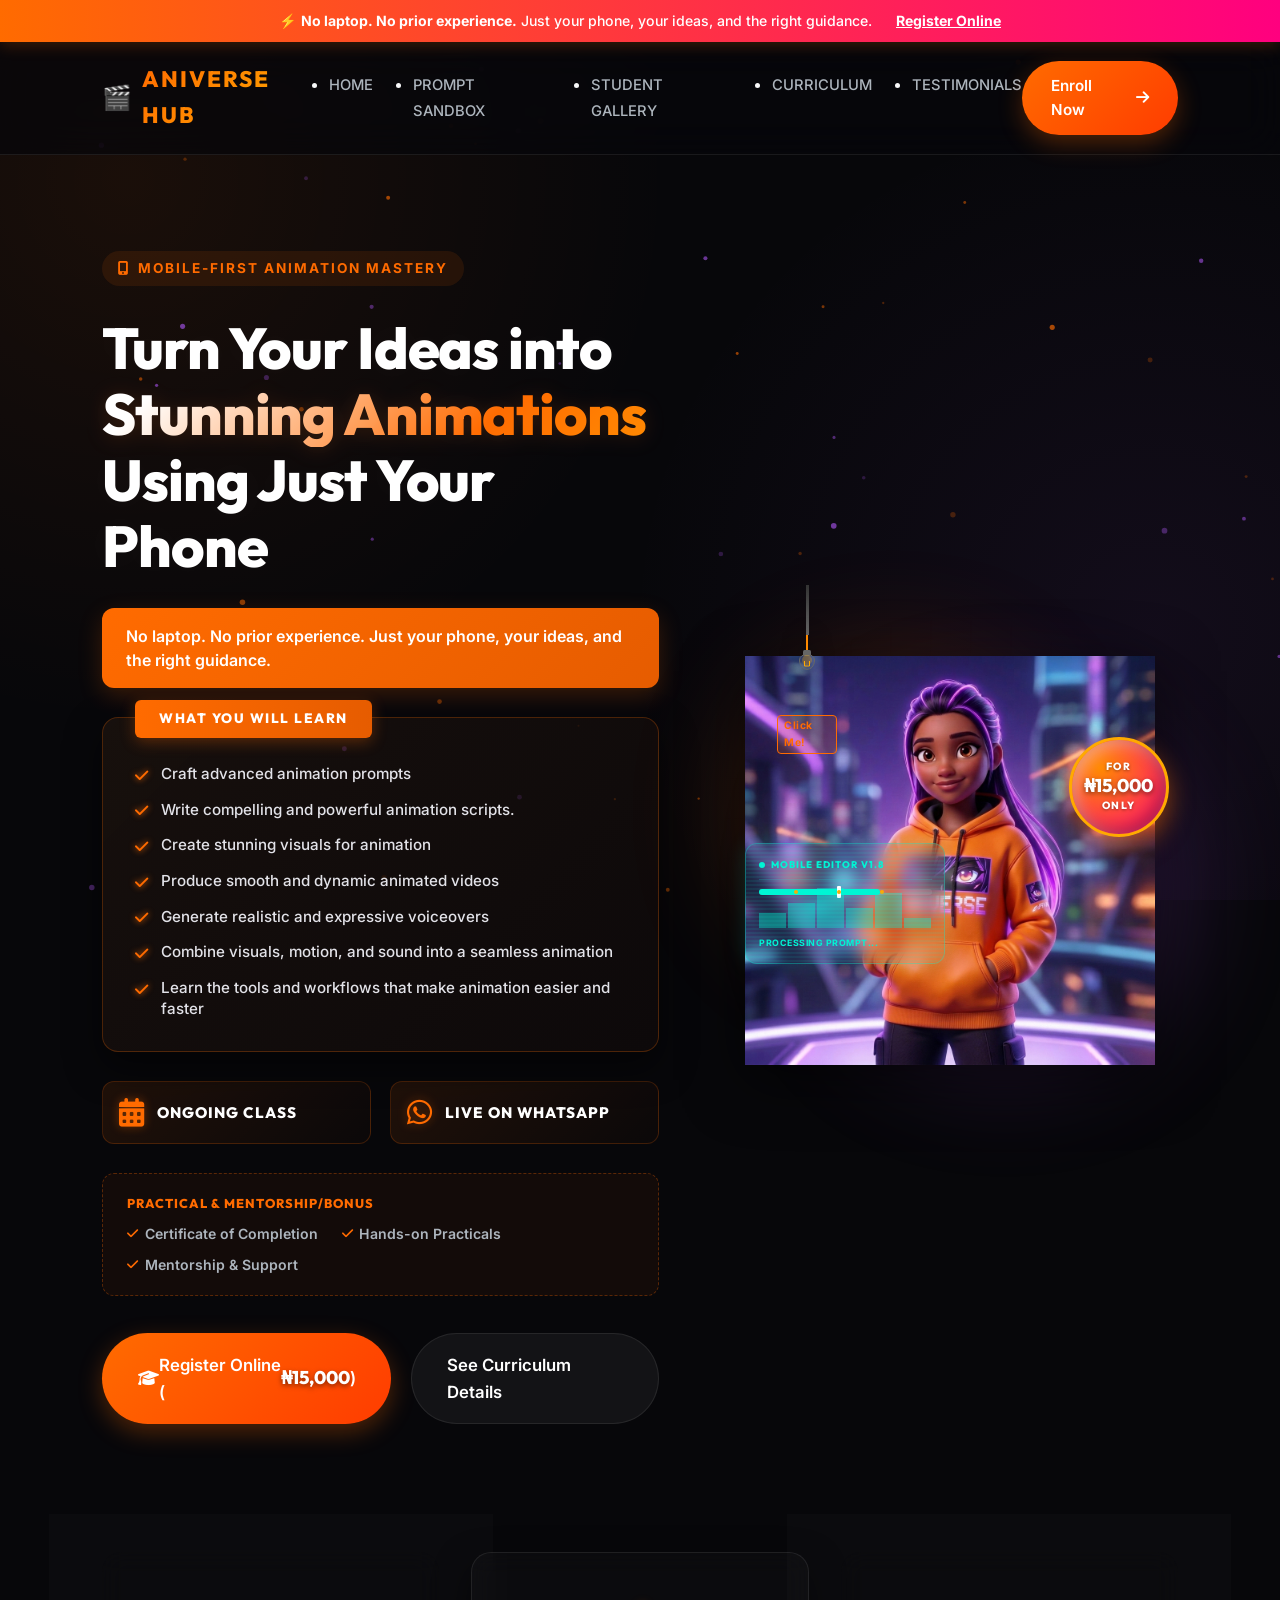
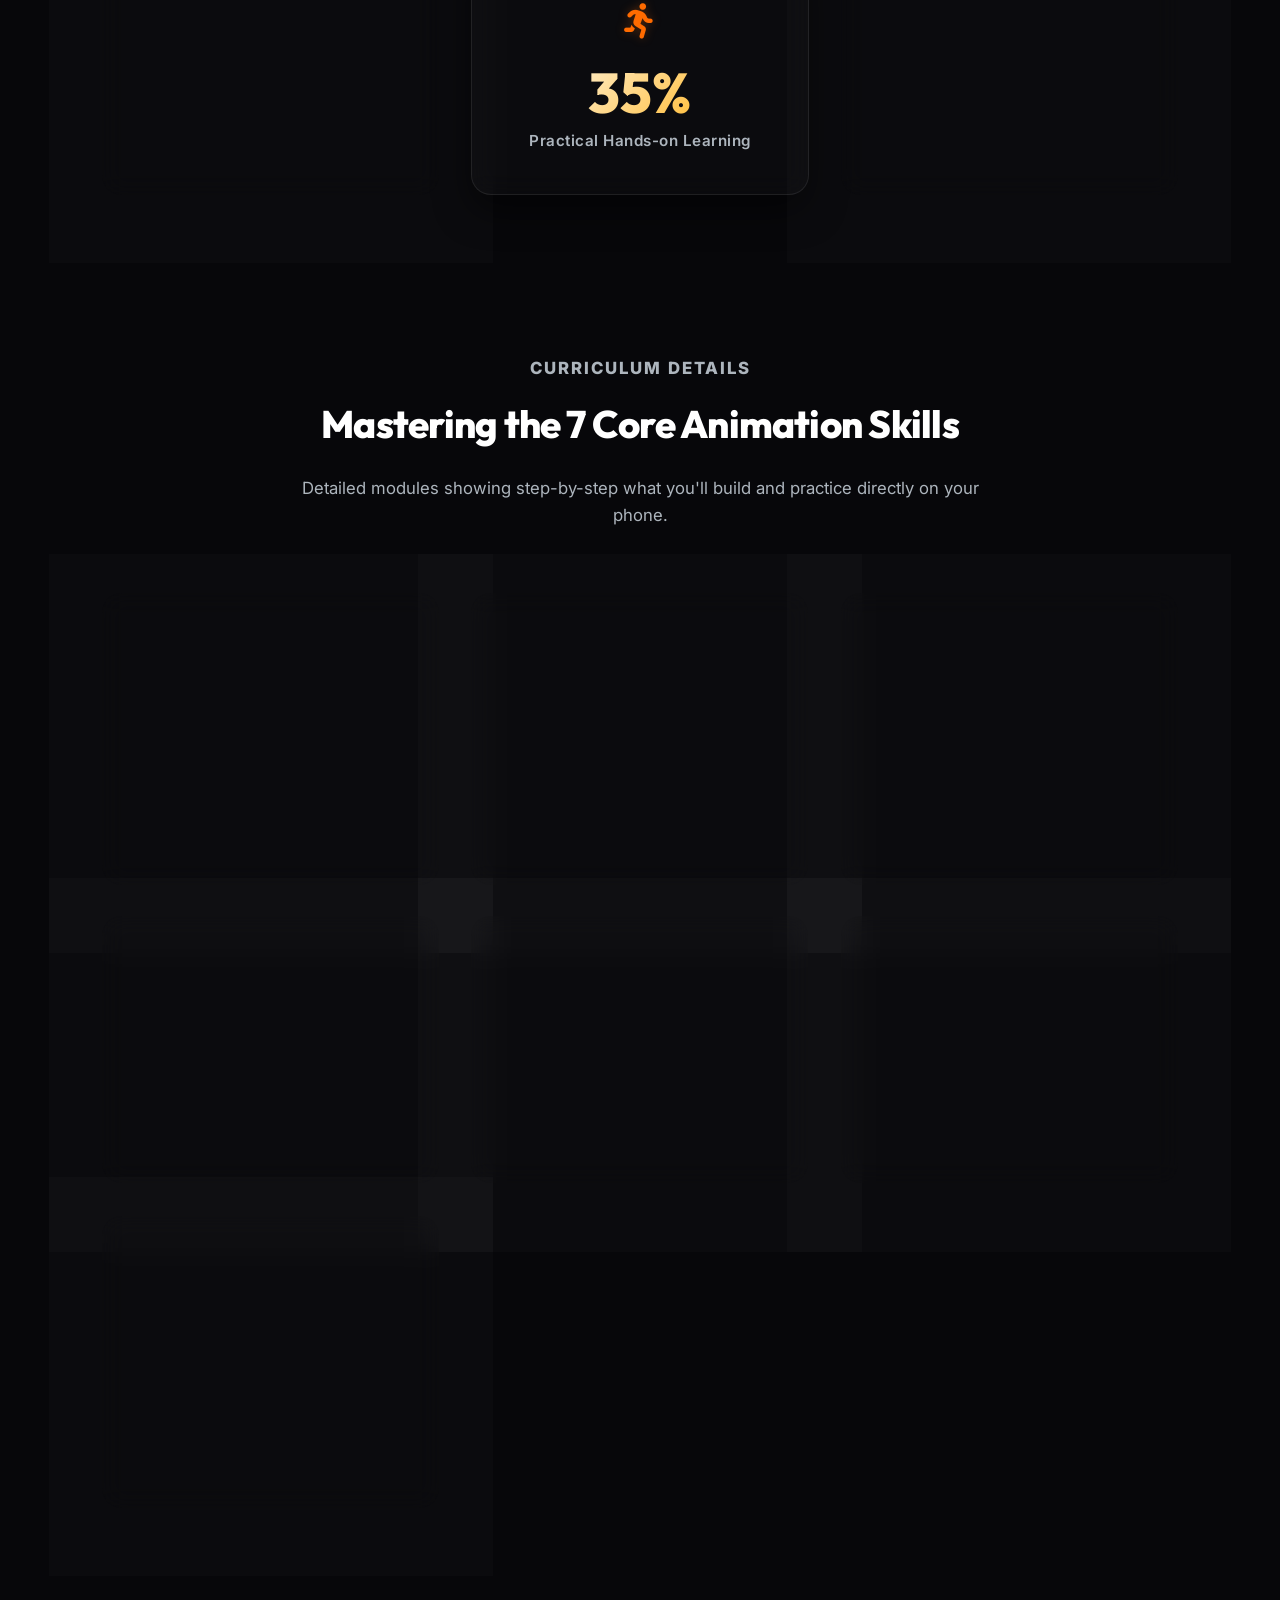
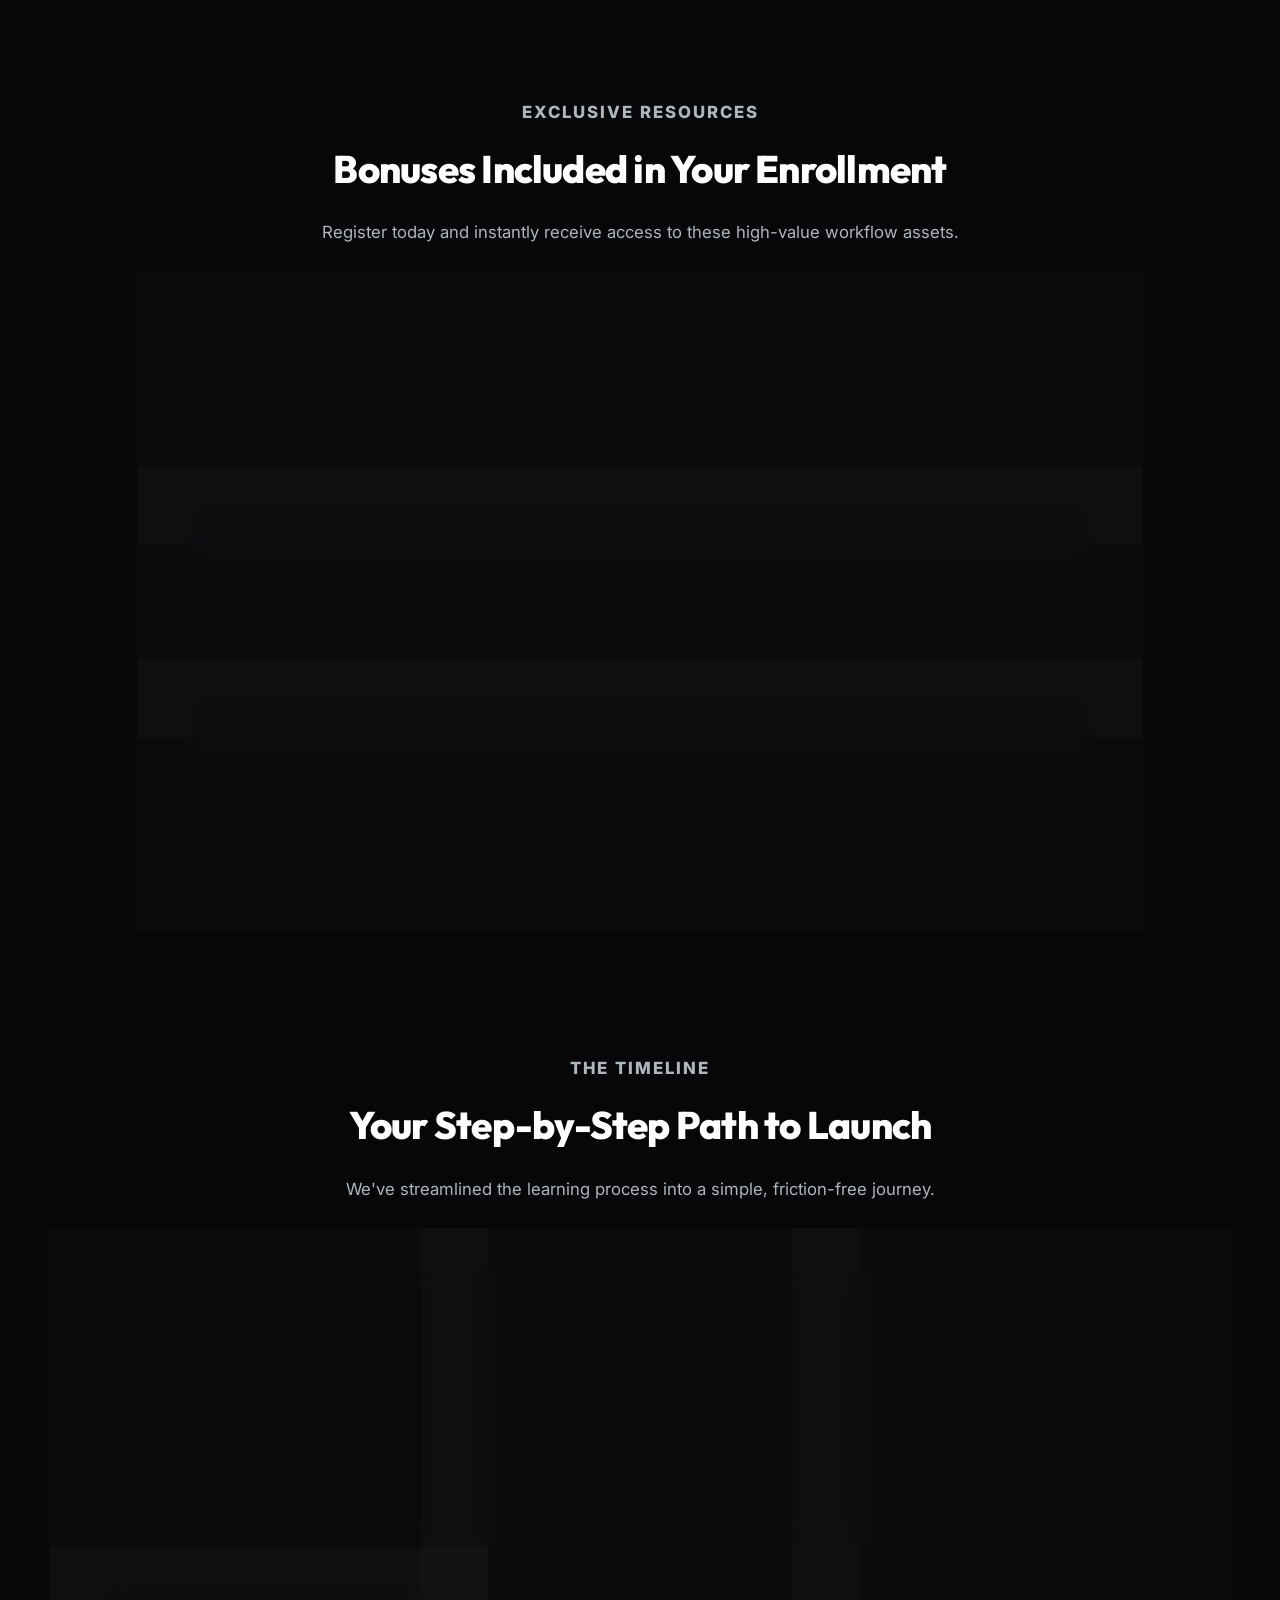
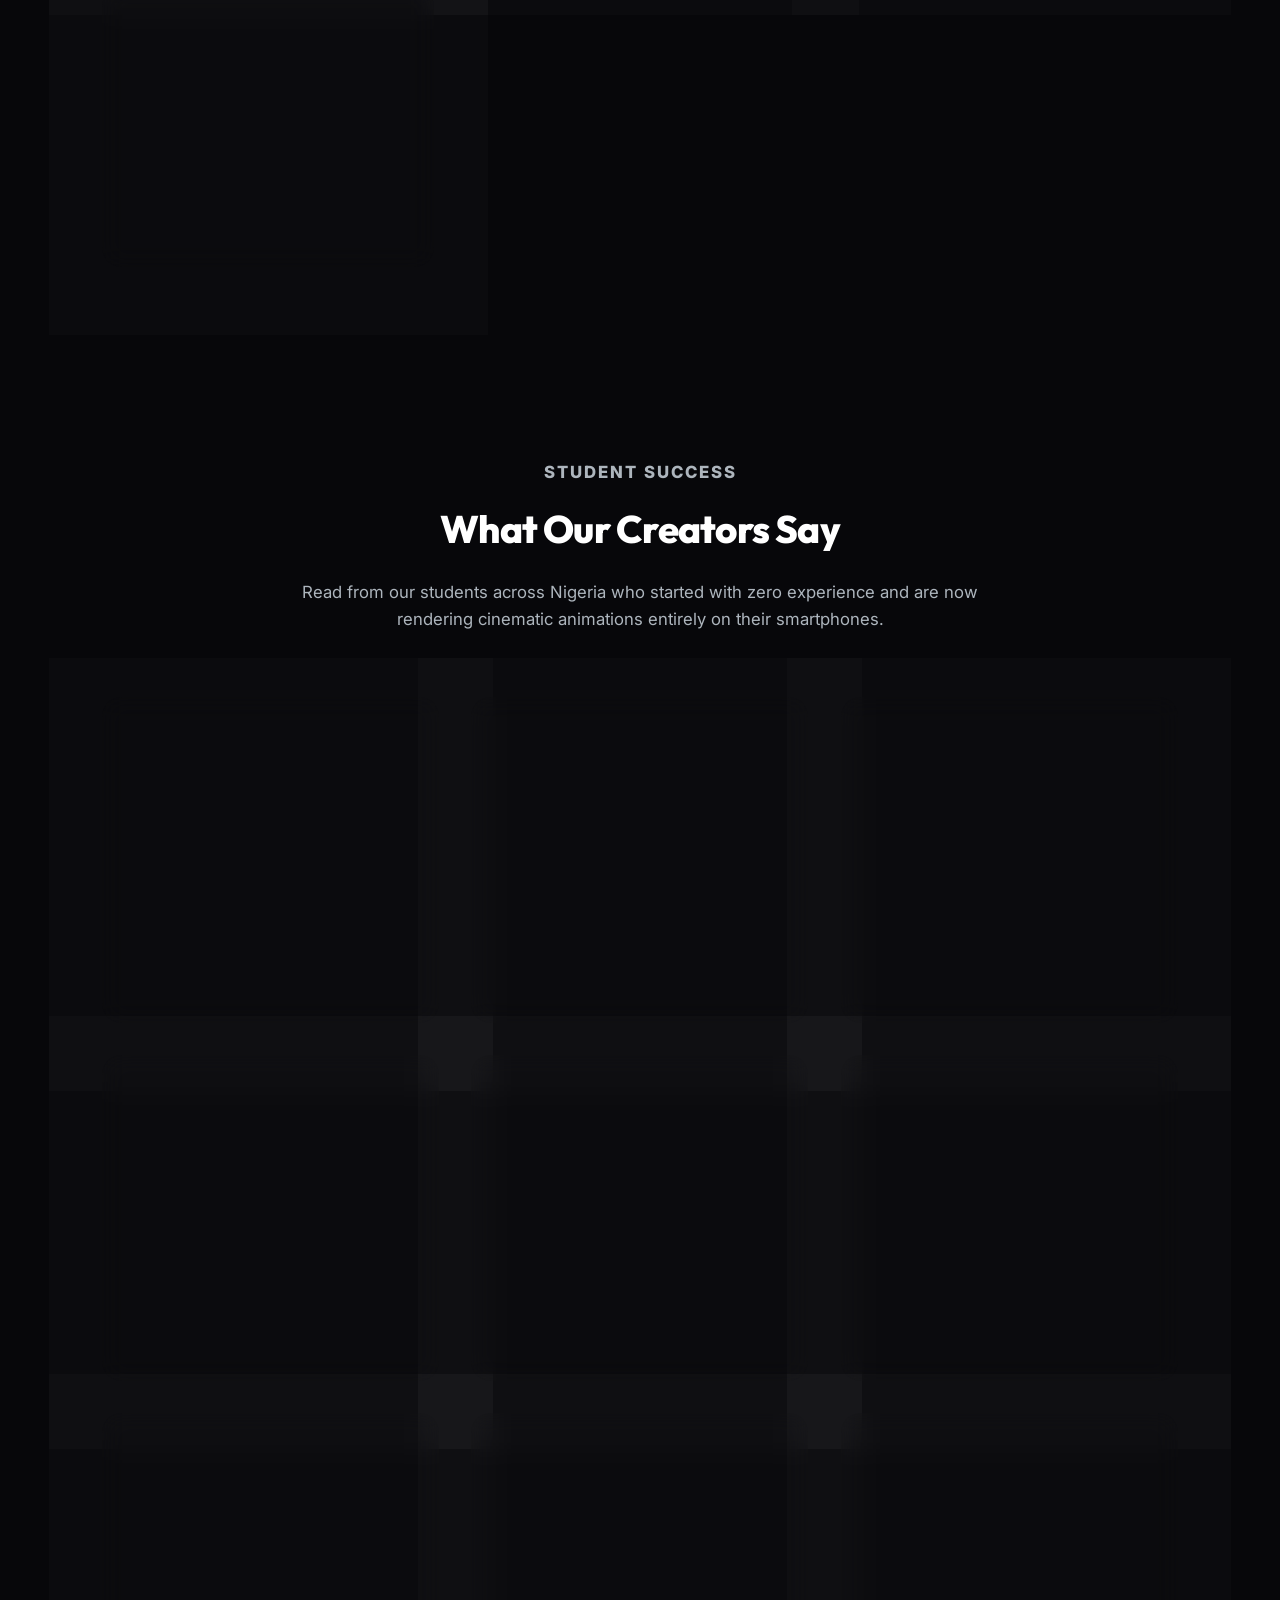
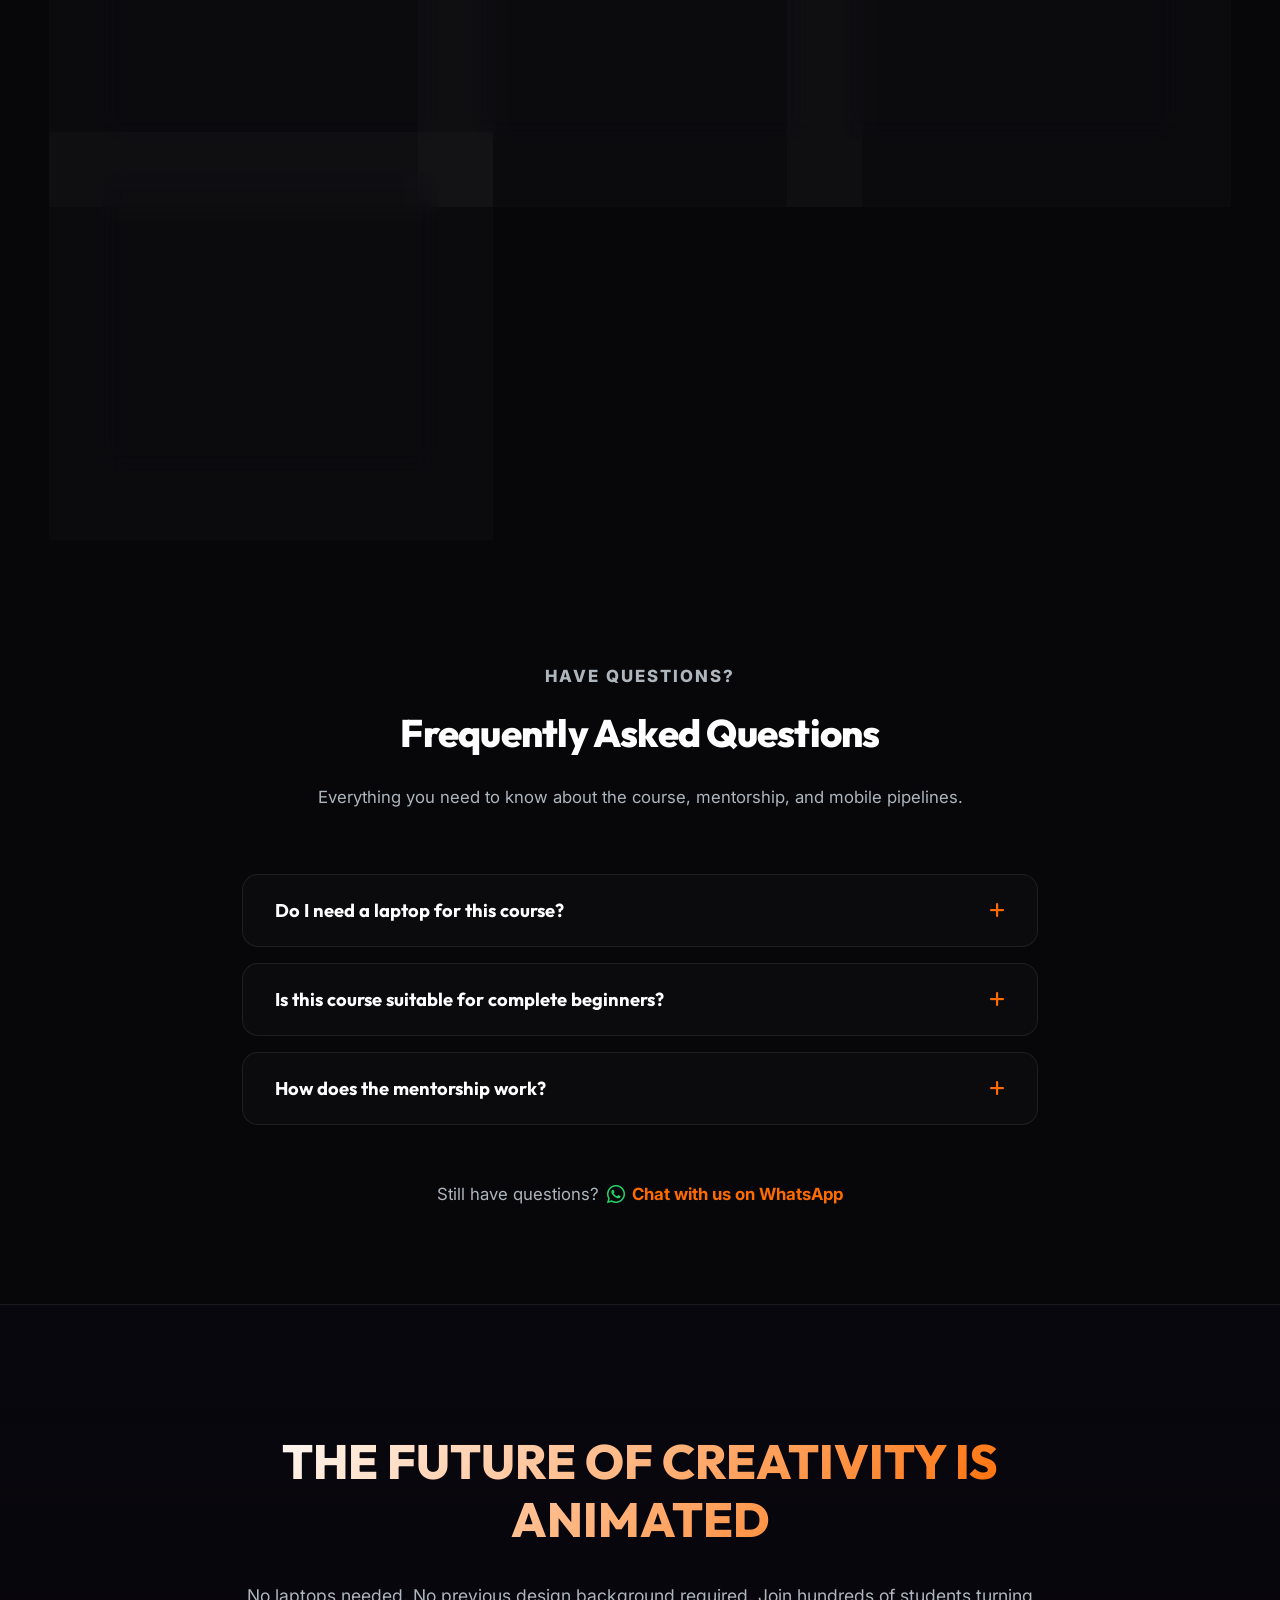
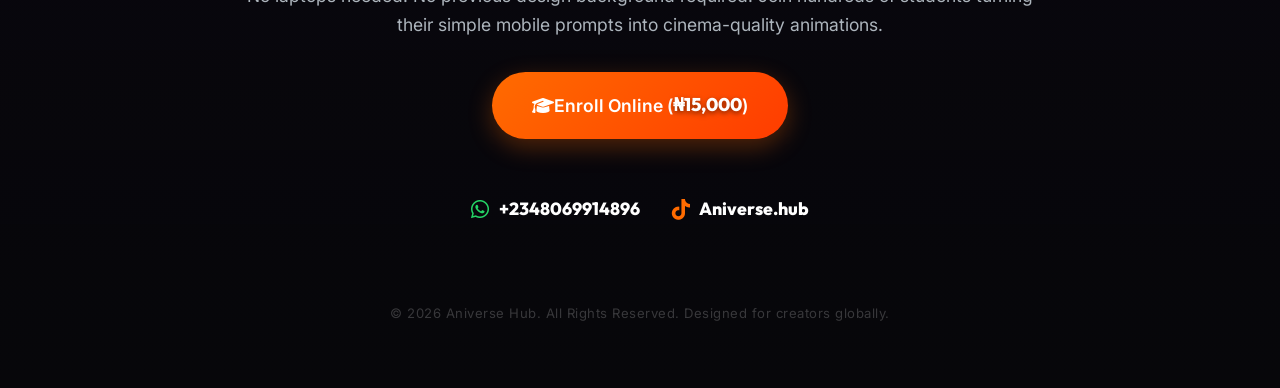
<file: index.html>
<!DOCTYPE html>
<html lang="en">
<head>
    <meta charset="UTF-8">
    <meta name="viewport" content="width=device-width, initial-scale=1.0">
    <meta name="description" content="Turn your ideas into stunning phone animations with mentorship, prompts, scripts, sound, and WhatsApp support.">
    <link rel="stylesheet" href="https://cdnjs.cloudflare.com/ajax/libs/font-awesome/6.4.0/css/all.min.css">
    <link rel="stylesheet" href="style/style.css">
    <title>Aniverse Hub - Mobile Animation Course</title>
</head>
<body>
    <!-- Background Particles Canvas for Glow/Power Mode -->
    <canvas id="particleCanvas"></canvas>

    <!-- Top Banner -->
    <div class="top-banner">
        <p>⚡ <strong>No laptop. No prior experience.</strong> Just your phone, your ideas, and the right guidance.</p>
        <a class="banner-link" href="https://selar.com/0h3n733712" target="_blank">Register Online</a>
    </div>

    <!-- Navigation -->
    <header class="nav" aria-label="Primary navigation">
        <div class="aniverse-logo">
            <span class="logo-icon">🎬</span>
            <p>ANIVERSE HUB</p>
        </div>
        <nav>
            <ul class="nav-list">
                <li><a href="index.html">HOME</a></li>
                <li><a href="sandbox.html">PROMPT SANDBOX</a></li>
                <li><a href="gallery.html">STUDENT GALLERY</a></li>
                <li><a href="#curriculum">CURRICULUM</a></li>
                <li><a href="#testimonials">TESTIMONIALS</a></li>
            </ul>
        </nav>
        <a class="btn btn-primary nav-enroll" href="https://selar.com/0h3n733712" target="_blank">
            <span>Enroll Now</span> <i class="fa-solid fa-arrow-right"></i>
        </a>
    </header>

    <main>
        <!-- Hero Section -->
        <section class="hero" id="hero">
            <!-- Left Column: Copy and Flyer Badges -->
            <div class="hero-copy reveal">
                <span class="eyebrow"><i class="fa-solid fa-mobile-screen-button"></i> Mobile-First Animation Mastery</span>
                <h1 class="glow-text">Turn Your Ideas into <br><span class="highlight-text">Stunning Animations</span> <br>Using Just Your Phone</h1>
                
                <div class="orange-pill-banner">
                    <p>No laptop. No prior experience. Just your phone, your ideas, and the right guidance.</p>
                </div>

                <!-- Flyer What You Will Learn Card -->
                <div class="flyer-learn-card">
                    <div class="flyer-card-header">
                        <h3>WHAT YOU WILL LEARN</h3>
                    </div>
                    <ul class="flyer-learn-list">
                        <li><i class="fa-solid fa-check"></i> <span>Craft advanced animation prompts</span></li>
                        <li><i class="fa-solid fa-check"></i> <span>Write compelling and powerful animation scripts.</span></li>
                        <li><i class="fa-solid fa-check"></i> <span>Create stunning visuals for animation</span></li>
                        <li><i class="fa-solid fa-check"></i> <span>Produce smooth and dynamic animated videos</span></li>
                        <li><i class="fa-solid fa-check"></i> <span>Generate realistic and expressive voiceovers</span></li>
                        <li><i class="fa-solid fa-check"></i> <span>Combine visuals, motion, and sound into a seamless animation</span></li>
                        <li><i class="fa-solid fa-check"></i> <span>Learn the tools and workflows that make animation easier and faster</span></li>
                    </ul>
                </div>

                <!-- Flyer Badges -->
                <div class="flyer-badges">
                    <div class="badge-item">
                        <i class="fa-solid fa-calendar-days"></i>
                        <div>
                            <span class="badge-title">ONGOING CLASS</span>
                        </div>
                    </div>
                    <div class="badge-item">
                        <i class="fa-brands fa-whatsapp"></i>
                        <div>
                            <span class="badge-title">LIVE ON WHATSAPP</span>
                        </div>
                    </div>
                </div>

                <!-- Practical, Mentorship, Bonus Box -->
                <div class="flyer-bonus-box">
                    <span class="bonus-box-title">PRACTICAL & MENTORSHIP/BONUS</span>
                    <ul class="bonus-box-list">
                        <li><i class="fa-solid fa-check"></i> Certificate of Completion</li>
                        <li><i class="fa-solid fa-check"></i> Hands-on Practicals</li>
                        <li><i class="fa-solid fa-check"></i> Mentorship & Support</li>
                    </ul>
                </div>

                <div class="hero-actions">
                    <a class="btn btn-primary btn-large" href="https://selar.com/0h3n733712" target="_blank">
                        <i class="fa-solid fa-graduation-cap"></i> Register Online (<span class="price-value">₦15,000</span>)
                    </a>
                    <a class="btn btn-secondary btn-large" href="#curriculum">See Curriculum Details</a>
                </div>
            </div>

            <!-- Right Column: 3D Parallax Interactive Scene -->
            <div class="hero-scene-container reveal">
                <div class="parallax-stage" id="parallaxStage">
                    <!-- Layer 1: Glowing Abstract Background -->
                    <div class="parallax-layer bg-layer" data-depth="0.1">
                        <div class="glow-circle gc-orange"></div>
                        <div class="glow-circle gc-purple"></div>
                        <div class="grid-overlay"></div>
                    </div>

                    <!-- Layer 2: Hanging Lightbulb (Sways and Toggles Power Mode) -->
                    <div class="parallax-layer lightbulb-layer" data-depth="0.3">
                        <div class="hanging-lightbulb" id="lightbulb" title="Click to Toggle Ambient Power Mode!">
                            <div class="wire"></div>
                            <svg class="bulb-svg" viewBox="0 0 100 150" xmlns="http://www.w3.org/2000/svg">
                                <path d="M 50,0 L 50,30" stroke="#ff8a00" stroke-width="4"/>
                                <rect x="42" y="30" width="16" height="12" rx="3" fill="#666"/>
                                <path d="M 35,50 C 35,75 65,75 65,50 C 65,35 35,35 35,50 Z" fill="rgba(255,255,255,0.05)" stroke="#666" stroke-width="2" class="bulb-glass"/>
                                <path d="M 45,52 L 45,62 M 55,52 L 55,62 M 45,62 L 55,62" stroke="#ffaa00" stroke-width="2" fill="none"/>
                                <circle cx="50" cy="50" r="10" class="bulb-glow-core" fill="#ffaa00"/>
                            </svg>
                            <span class="click-me-tip">Click Me!</span>
                        </div>
                    </div>

                    <!-- Layer 3: Main Character Portrait -->
                    <div class="parallax-layer character-layer" data-depth="0.5">
                        <img src="images/hero.png" alt="Aniverse Hub Mascot" class="main-character-img">
                    </div>

                    <!-- Layer 4: Interactive Holographic UI Overlay -->
                    <div class="parallax-layer hologram-layer" data-depth="0.8">
                        <div class="hologram-card">
                            <div class="hologram-header">
                                <div class="holo-dot"></div>
                                <span class="holo-title">MOBILE EDITOR V1.8</span>
                            </div>
                            <div class="hologram-body">
                                <div class="holo-timeline">
                                    <div class="holo-bar" style="width: 70%"></div>
                                    <div class="holo-playhead"></div>
                                    <div class="holo-keyframes">
                                        <div class="keyframe" style="left: 20%"></div>
                                        <div class="keyframe" style="left: 45%"></div>
                                        <div class="keyframe" style="left: 70%"></div>
                                    </div>
                                </div>
                                <div class="holo-waveform">
                                    <div class="wave-bar" style="height: 15px"></div>
                                    <div class="wave-bar" style="height: 25px"></div>
                                    <div class="wave-bar" style="height: 40px"></div>
                                    <div class="wave-bar" style="height: 20px"></div>
                                    <div class="wave-bar" style="height: 35px"></div>
                                    <div class="wave-bar" style="height: 10px"></div>
                                </div>
                            </div>
                            <div class="holo-status">PROCESSING PROMPT...</div>
                        </div>
                    </div>

                    <!-- Layer 5: Price Bubble -->
                    <div class="parallax-layer price-layer" data-depth="0.9">
                        <div class="price-bubble-3d">
                            <span class="price-top">FOR</span>
                            <span class="price-value">₦15,000</span>
                            <span class="price-bottom">ONLY</span>
                        </div>
                    </div>
                </div>
            </div>
        </section>

        <!-- Stats Section -->
        <section class="stats reveal">
            <div class="stats-grid">
                <div class="stat-card tilt-card">
                    <div class="stat-icon"><i class="fa-solid fa-cubes"></i></div>
                    <p class="stat-value" data-target="7">0</p>
                    <p class="stat-label">Bite-sized Modules</p>
                </div>
                <div class="stat-card tilt-card">
                    <div class="stat-icon"><i class="fa-solid fa-person-running"></i></div>
                    <p class="stat-value" data-target="100">0%</p>
                    <p class="stat-label">Practical Hands-on Learning</p>
                </div>
                <div class="stat-card tilt-card">
                    <div class="stat-icon"><i class="fa-brands fa-whatsapp"></i></div>
                    <p class="stat-value" data-target="1">0</p>
                    <p class="stat-label">Active Support Group</p>
                </div>
            </div>
        </section>

        <!-- Detailed Curriculum Section -->
        <section class="curriculum-section reveal" id="curriculum">
            <div class="section-intro">
                <p class="section-label">CURRICULUM DETAILS</p>
                <h2>Mastering the 7 Core Animation Skills</h2>
                <p>Detailed modules showing step-by-step what you'll build and practice directly on your phone.</p>
            </div>

            <div class="curriculum-grid">
                <div class="curriculum-card tilt-card">
                    <div class="card-num">01</div>
                    <h3><i class="fa-solid fa-pen-nib"></i> Advanced Prompt Engineering</h3>
                    <p>Learn target keywords, aspect ratios, and custom seeds to generate cinematic animation scenes and fluid character motion using mobile AI generators.</p>
                </div>
                <div class="curriculum-card tilt-card">
                    <div class="card-num">02</div>
                    <h3><i class="fa-solid fa-scroll"></i> High-Converting Scriptwriting</h3>
                    <p>Structure scripts for quick hooks, emotional resonance, and viral pacing specifically designed for short-form video formats.</p>
                </div>
                <div class="curriculum-card tilt-card">
                    <div class="card-num">03</div>
                    <h3><i class="fa-solid fa-wand-magic-sparkles"></i> Visual Assets & Character Design</h3>
                    <p>Build visually coherent characters, style consistent environments, and composition techniques to make your frames pop on mobile feeds.</p>
                </div>
                <div class="curriculum-card tilt-card">
                    <div class="card-num">04</div>
                    <h3><i class="fa-solid fa-video"></i> Video Editing & Motion Pacing</h3>
                    <p>Master editing software directly on your phone. Adjust frame rates, stitch scenes, and time transitions perfectly to the beat.</p>
                </div>
                <div class="curriculum-card tilt-card">
                    <div class="card-num">05</div>
                    <h3><i class="fa-solid fa-microphone-lines"></i> AI Voice & Audio Generation</h3>
                    <p>Clean and edit voiceovers, select matching presets, and utilize sound effects to enhance character depth and mood.</p>
                </div>
                <div class="curriculum-card tilt-card">
                    <div class="card-num">06</div>
                    <h3><i class="fa-solid fa-cubes"></i> End-to-End Mobile Workflow</h3>
                    <p>Combine prompt generation, script formatting, rendering, editing, and audio assembly into one smooth and optimized phone pipeline.</p>
                </div>
                <div class="curriculum-card tilt-card">
                    <div class="card-num">07</div>
                    <h3><i class="fa-solid fa-money-bill-trend-up"></i> Monetization & Agency Model</h3>
                    <p>Bonus module: How to secure clients, package your animation services, and monetize your content on TikTok, YouTube Shorts, and Instagram Reels.</p>
                </div>
            </div>
        </section>

        <!-- Bonuses & Pricing Section -->
        <section class="bonuses-section reveal" id="bonuses">
            <div class="section-intro">
                <p class="section-label">EXCLUSIVE RESOURCES</p>
                <h2>Bonuses Included in Your Enrollment</h2>
                <p>Register today and instantly receive access to these high-value workflow assets.</p>
            </div>

            <div class="bonuses-grid">
                <div class="bonus-card-wide tilt-card">
                    <div class="bonus-icon"><i class="fa-solid fa-certificate"></i></div>
                    <div class="bonus-info">
                        <h3>Accredited Completion Certificate</h3>
                        <p>Receive a verifiable digital certificate detailing your accomplishments in mobile-first animations and AI creative workflows, perfect for listing on resumes or social profiles.</p>
                    </div>
                </div>

                <div class="bonus-card-wide tilt-card">
                    <div class="bonus-icon"><i class="fa-solid fa-headset"></i></div>
                    <div class="bonus-info">
                        <h3>Live 1-on-1 Mentorship & Feedback</h3>
                        <p>Access our private WhatsApp group for daily peer-reviews, direct feedback from lead animators, prompt optimizations, and dedicated Q&A support.</p>
                    </div>
                </div>

                <div class="bonus-card-wide tilt-card">
                    <div class="bonus-icon"><i class="fa-solid fa-gift"></i></div>
                    <div class="bonus-info">
                        <h3>Premium Resource & Prompt Vault</h3>
                        <p>Unlock our exclusive templates, copy-paste prompt formulas, background score recommendations, and high-quality voice presets to build professional results faster.</p>
                    </div>
                </div>
            </div>
        </section>

        <!-- How It Works Section -->
        <section class="process-section reveal" id="how-it-works">
            <div class="section-intro">
                <p class="section-label">THE TIMELINE</p>
                <h2>Your Step-by-Step Path to Launch</h2>
                <p>We've streamlined the learning process into a simple, friction-free journey.</p>
            </div>

            <div class="process-timeline">
                <div class="process-step tilt-card">
                    <span class="step-num">01</span>
                    <h3>Secure Your Spot</h3>
                    <p>Click enroll, secure your spot online, and instantly get added to the exclusive workspace group.</p>
                </div>
                <div class="process-step tilt-card">
                    <span class="step-num">02</span>
                    <h3>Learn & Build Daily</h3>
                    <p>Go through the 7 practical mobile modules. Learn at your own pace with bite-sized, video-guided tutorials.</p>
                </div>
                <div class="process-step tilt-card">
                    <span class="step-num">03</span>
                    <h3>Submit Practical Projects</h3>
                    <p>Participate in hands-on challenges, get constructive critiques from mentors, and refine your animation style.</p>
                </div>
                <div class="process-step tilt-card">
                    <span class="step-num">04</span>
                    <h3>Graduate & Launch</h3>
                    <p>Get your completion certificate, launch your portfolio, and confidently offer animation services to brands and businesses.</p>
                </div>
            </div>
        </section>

        <!-- Testimonials Section -->
        <section class="testimonials-section reveal" id="testimonials">
            <div class="section-intro">
                <p class="section-label">STUDENT SUCCESS</p>
                <h2>What Our Creators Say</h2>
                <p>Read from our students across Nigeria who started with zero experience and are now rendering cinematic animations entirely on their smartphones.</p>
            </div>

            <div class="testimonials-grid">
                <!-- Testimonial 1 -->
                <div class="testimonial-card tilt-card">
                    <div class="testimonial-rating">
                        <i class="fa-solid fa-star"></i>
                        <i class="fa-solid fa-star"></i>
                        <i class="fa-solid fa-star"></i>
                        <i class="fa-solid fa-star"></i>
                        <i class="fa-solid fa-star"></i>
                    </div>
                    <p class="testimonial-quote">"I always thought you needed a crazy PC setup to make 3D animation. Aniverse Hub proved me wrong! I'm now doing client projects with just my Redmi phone."</p>
                    <div class="testimonial-author">
                        <div class="author-avatar">CO</div>
                        <div class="author-info">
                            <span class="author-name">Chinonso Okafor</span>
                            <span class="author-role">Mobile Creator, Enugu</span>
                        </div>
                    </div>
                </div>

                <!-- Testimonial 2 -->
                <div class="testimonial-card tilt-card">
                    <div class="testimonial-rating">
                        <i class="fa-solid fa-star"></i>
                        <i class="fa-solid fa-star"></i>
                        <i class="fa-solid fa-star"></i>
                        <i class="fa-solid fa-star"></i>
                        <i class="fa-solid fa-star"></i>
                    </div>
                    <p class="testimonial-quote">"The scriptwriting module was a game changer. My animations started hitting 100k views on TikTok within two weeks of implementing the hooks."</p>
                    <div class="testimonial-author">
                        <div class="author-avatar">TB</div>
                        <div class="author-info">
                            <span class="author-name">Tunde Balogun</span>
                            <span class="author-role">Content Creator, Lagos</span>
                        </div>
                    </div>
                </div>

                <!-- Testimonial 3 -->
                <div class="testimonial-card tilt-card">
                    <div class="testimonial-rating">
                        <i class="fa-solid fa-star"></i>
                        <i class="fa-solid fa-star"></i>
                        <i class="fa-solid fa-star"></i>
                        <i class="fa-solid fa-star"></i>
                        <i class="fa-solid fa-star"></i>
                    </div>
                    <p class="testimonial-quote">"The mentorship group on WhatsApp is worth more than the fee. Direct critique from mentors helped me perfect my character lighting and camera motion."</p>
                    <div class="testimonial-author">
                        <div class="author-avatar">BE</div>
                        <div class="author-info">
                            <span class="author-name">Blessing Egbe</span>
                            <span class="author-role">3D Hobbyist, Benin City</span>
                        </div>
                    </div>
                </div>

                <!-- Testimonial 4 -->
                <div class="testimonial-card tilt-card">
                    <div class="testimonial-rating">
                        <i class="fa-solid fa-star"></i>
                        <i class="fa-solid fa-star"></i>
                        <i class="fa-solid fa-star"></i>
                        <i class="fa-solid fa-star"></i>
                        <i class="fa-solid fa-star"></i>
                    </div>
                    <p class="testimonial-quote">"I registered as a complete beginner. The step-by-step mobile pipeline is so clear and easy to follow. I already generated my first short film!"</p>
                    <div class="testimonial-author">
                        <div class="author-avatar">AI</div>
                        <div class="author-info">
                            <span class="author-name">Abubakar Ibrahim</span>
                            <span class="author-role">Student, Kano</span>
                        </div>
                    </div>
                </div>

                <!-- Testimonial 5 -->
                <div class="testimonial-card tilt-card">
                    <div class="testimonial-rating">
                        <i class="fa-solid fa-star"></i>
                        <i class="fa-solid fa-star"></i>
                        <i class="fa-solid fa-star"></i>
                        <i class="fa-solid fa-star"></i>
                        <i class="fa-solid fa-star"></i>
                    </div>
                    <p class="testimonial-quote">"Generating high-quality voiceovers and aligning them to motion was a headache before. Now I do it in CapCut in under 5 minutes!"</p>
                    <div class="testimonial-author">
                        <div class="author-avatar">FA</div>
                        <div class="author-info">
                            <span class="author-name">Funmi Adebayo</span>
                            <span class="author-role">Video Editor, Ibadan</span>
                        </div>
                    </div>
                </div>

                <!-- Testimonial 6 -->
                <div class="testimonial-card tilt-card">
                    <div class="testimonial-rating">
                        <i class="fa-solid fa-star"></i>
                        <i class="fa-solid fa-star"></i>
                        <i class="fa-solid fa-star"></i>
                        <i class="fa-solid fa-star"></i>
                        <i class="fa-solid fa-star"></i>
                    </div>
                    <p class="testimonial-quote">"After getting my completion certificate, I pitched to a local brand and signed them for a social media promo animation. This course pays for itself."</p>
                    <div class="testimonial-author">
                        <div class="author-avatar">EN</div>
                        <div class="author-info">
                            <span class="author-name">Emeka Nwachukwu</span>
                            <span class="author-role">Freelancer, Port Harcourt</span>
                        </div>
                    </div>
                </div>

                <!-- Testimonial 7 -->
                <div class="testimonial-card tilt-card">
                    <div class="testimonial-rating">
                        <i class="fa-solid fa-star"></i>
                        <i class="fa-solid fa-star"></i>
                        <i class="fa-solid fa-star"></i>
                        <i class="fa-solid fa-star"></i>
                        <i class="fa-solid fa-star"></i>
                    </div>
                    <p class="testimonial-quote">"The prompts from the resource vault are pure gold. They save so much time and give you cinema-grade visuals instantly without guess work."</p>
                    <div class="testimonial-author">
                        <div class="author-avatar">AB</div>
                        <div class="author-info">
                            <span class="author-name">Aisha Bello</span>
                            <span class="author-role">Digital Marketer, Abuja</span>
                        </div>
                    </div>
                </div>

                <!-- Testimonial 8 -->
                <div class="testimonial-card tilt-card">
                    <div class="testimonial-rating">
                        <i class="fa-solid fa-star"></i>
                        <i class="fa-solid fa-star"></i>
                        <i class="fa-solid fa-star"></i>
                        <i class="fa-solid fa-star"></i>
                        <i class="fa-solid fa-star"></i>
                    </div>
                    <p class="testimonial-quote">"I went from zero knowledge to creating full short anime stories on my phone. The templates are so easy to copy-paste and render."</p>
                    <div class="testimonial-author">
                        <div class="author-avatar">CO</div>
                        <div class="author-info">
                            <span class="author-name">Chinedu Okoye</span>
                            <span class="author-role">Anime Enthusiast, Asaba</span>
                        </div>
                    </div>
                </div>

                <!-- Testimonial 9 -->
                <div class="testimonial-card tilt-card">
                    <div class="testimonial-rating">
                        <i class="fa-solid fa-star"></i>
                        <i class="fa-solid fa-star"></i>
                        <i class="fa-solid fa-star"></i>
                        <i class="fa-solid fa-star"></i>
                        <i class="fa-solid fa-star"></i>
                    </div>
                    <p class="testimonial-quote">"I've taken a few animation courses, but this is the only one that focuses on creating everything on your mobile phone. Unbelievable value!"</p>
                    <div class="testimonial-author">
                        <div class="author-avatar">YO</div>
                        <div class="author-info">
                            <span class="author-name">Yetunde Olayinka</span>
                            <span class="author-role">Graphic Designer, Akure</span>
                        </div>
                    </div>
                </div>

                <!-- Testimonial 10 -->
                <div class="testimonial-card tilt-card">
                    <div class="testimonial-rating">
                        <i class="fa-solid fa-star"></i>
                        <i class="fa-solid fa-star"></i>
                        <i class="fa-solid fa-star"></i>
                        <i class="fa-solid fa-star"></i>
                        <i class="fa-solid fa-star"></i>
                    </div>
                    <p class="testimonial-quote">"Best <span class="price-value">₦15,000</span> I've spent this year. The monetization and agency models module alone are worth ten times the price."</p>
                    <div class="testimonial-author">
                        <div class="author-avatar">KI</div>
                        <div class="author-info">
                            <span class="author-name">Kelechi Igwe</span>
                            <span class="author-role">Content Creator, Owerri</span>
                        </div>
                    </div>
                </div>
            </div>
        </section>

        <!-- FAQ Section -->
        <section class="faq-section reveal" id="faq">
            <div class="section-intro">
                <p class="section-label">HAVE QUESTIONS?</p>
                <h2>Frequently Asked Questions</h2>
                <p>Everything you need to know about the course, mentorship, and mobile pipelines.</p>
            </div>
            
            <div class="faq-container">
                <div class="faq-item">
                    <button class="faq-header" aria-expanded="false">
                        <span class="faq-question">Do I need a laptop for this course?</span>
                        <span class="faq-toggle-icon"><i class="fa-solid fa-plus"></i></span>
                    </button>
                    <div class="faq-body">
                        <div class="faq-content">
                            No! This course is specifically designed for mobile creators. You will learn to draft prompts, edit scripts, generate audio, render animations, and assemble the final video—all 100% on your phone (Android or iOS).
                        </div>
                    </div>
                </div>

                <div class="faq-item">
                    <button class="faq-header" aria-expanded="false">
                        <span class="faq-question">Is this course suitable for complete beginners?</span>
                        <span class="faq-toggle-icon"><i class="fa-solid fa-plus"></i></span>
                    </button>
                    <div class="faq-body">
                        <div class="faq-content">
                            Absolutely! We start from the absolute basics of prompt generation and scriptwriting. You don't need any prior animation, design, or coding experience to get started.
                        </div>
                    </div>
                </div>

                <div class="faq-item">
                    <button class="faq-header" aria-expanded="false">
                        <span class="faq-question">How does the mentorship work?</span>
                        <span class="faq-toggle-icon"><i class="fa-solid fa-plus"></i></span>
                    </button>
                    <div class="faq-body">
                        <div class="faq-content">
                            Once you register, you are added to our private WhatsApp support group. You can post your weekly practical assignments, ask questions, and get constructive feedback directly from the instructor and peers.
                        </div>
                    </div>
                </div>
            </div>

            <div class="faq-footer reveal" style="text-align: center; margin-top: 3.5rem;">
                <p style="color: var(--text-muted); font-size: 1.05rem; display: inline-flex; align-items: center; gap: 0.5rem; flex-wrap: wrap; justify-content: center;">
                    Still have questions? 
                    <a href="https://wa.me/2348069914896" target="_blank" class="whatsapp-btn-inline" style="color: var(--primary); font-weight: 700; text-decoration: none; display: inline-flex; align-items: center; gap: 0.4rem; transition: var(--transition);">
                        <i class="fa-brands fa-whatsapp" style="font-size: 1.3rem; color: #25D366;"></i> Chat with us on WhatsApp
                    </a>
                </p>
            </div>
        </section>

        <!-- Footer Section -->
        <section class="footer-cta reveal">
            <div class="footer-cta-container">
                <p class="footer-title">THE FUTURE OF CREATIVITY IS ANIMATED</p>
                <p class="footer-desc">No laptops needed. No previous design background required. Join hundreds of students turning their simple mobile prompts into cinema-quality animations.</p>
                <a class="btn btn-primary btn-cta" href="https://selar.com/0h3n733712" target="_blank">
                    <i class="fa-solid fa-graduation-cap"></i> Enroll Online (<span class="price-value">₦15,000</span>)
                </a>
                
                <div class="footer-contact-row">
                    <a href="https://wa.me/2348069914896" target="_blank" style="color: inherit; text-decoration: none; display: flex; align-items: center; gap: 0.6rem; transition: var(--transition);">
                        <i class="fa-brands fa-whatsapp" style="color: #25D366; font-size: 1.3rem;"></i> +2348069914896
                    </a>
                    <span><i class="fa-brands fa-tiktok"></i> Aniverse.hub</span>
                </div>
                
                <p class="copyright">&copy; 2026 Aniverse Hub. All Rights Reserved. Designed for creators globally.</p>
            </div>
        </section>
    </main>

    <!-- JavaScript Controls -->
    <script src="global.js"></script>
    <script>
        // Smooth scrolling for navigation links
        document.querySelectorAll('a[href^="#"]').forEach(link => {
            link.addEventListener('click', event => {
                const target = document.querySelector(link.getAttribute('href'));
                if (target) {
                    event.preventDefault();
                    target.scrollIntoView({ behavior: 'smooth', block: 'start' });
                }
            });
        });

        // Intersection Observer for fade-in animations
        const revealElements = document.querySelectorAll('.reveal');
        const revealObserver = new IntersectionObserver((entries) => {
            entries.forEach(entry => {
                if (entry.isIntersecting) {
                    entry.target.classList.add('visible');
                    revealObserver.unobserve(entry.target);
                }
            });
        }, { threshold: 0.1 });
        revealElements.forEach(el => revealObserver.observe(el));

        // Animated Counters for Stats Section
        const counters = document.querySelectorAll('.stat-value');
        const counterObserver = new IntersectionObserver((entries) => {
            entries.forEach(entry => {
                if (entry.isIntersecting) {
                    const value = parseInt(entry.target.dataset.target, 10);
                    const isPercent = entry.target.textContent.includes('%');
                    let count = 0;
                    const duration = 1500; // ms
                    const increment = value / (duration / 16); // ~60fps
                    
                    const update = () => {
                        count += increment;
                        if (count >= value) {
                            entry.target.textContent = isPercent ? `${value}%` : value;
                        } else {
                            entry.target.textContent = isPercent ? `${Math.floor(count)}%` : Math.floor(count);
                            requestAnimationFrame(update);
                        }
                    };
                    update();
                    counterObserver.unobserve(entry.target);
                }
            });
        }, { threshold: 0.2 });
        counters.forEach(counter => counterObserver.observe(counter));

        // 3D Parallax MouseMove Effect on Hero Stage
        const parallaxStage = document.getElementById('parallaxStage');
        const layers = document.querySelectorAll('.parallax-layer');

        if (parallaxStage) {
            parallaxStage.addEventListener('mousemove', (e) => {
                const rect = parallaxStage.getBoundingClientRect();
                const x = e.clientX - rect.left - rect.width / 2;
                const y = e.clientY - rect.top - rect.height / 2;
                
                // Tilt stage slightly
                const tiltX = (y / (rect.height / 2)) * -12; // Max 12deg tilt
                const tiltY = (x / (rect.width / 2)) * 12;  // Max 12deg tilt
                parallaxStage.style.transform = `rotateX(${tiltX}deg) rotateY(${tiltY}deg)`;

                // Translate Z and move layers out of sync
                layers.forEach(layer => {
                    const depth = parseFloat(layer.getAttribute('data-depth')) || 0;
                    const moveX = (x / (rect.width / 2)) * depth * 25;
                    const moveY = (y / (rect.height / 2)) * depth * 25;
                    const translateZ = depth * 40;
                    
                    // Keep wire/lightbulb aligned, translate children
                    if (layer.classList.contains('lightbulb-layer')) {
                        layer.style.transform = `translateX(${moveX * 0.5}px) translateY(${moveY * 0.2}px) translateZ(${translateZ}px)`;
                    } else {
                        layer.style.transform = `translateX(${moveX}px) translateY(${moveY}px) translateZ(${translateZ}px)`;
                    }
                });
            });

            // Smooth Reset on mouse leave
            parallaxStage.addEventListener('mouseleave', () => {
                parallaxStage.style.transform = 'rotateX(0deg) rotateY(0deg)';
                layers.forEach(layer => {
                    layer.style.transform = 'translateX(0px) translateY(0px) translateZ(0px)';
                });
            });
        }

        // 3D Mouse Tilt Effect on Content Cards (tilt-card)
        const tiltCards = document.querySelectorAll('.tilt-card');
        tiltCards.forEach(card => {
            card.addEventListener('mousemove', (e) => {
                const rect = card.getBoundingClientRect();
                const x = e.clientX - rect.left - rect.width / 2;
                const y = e.clientY - rect.top - rect.height / 2;
                const tiltX = (y / (rect.height / 2)) * -6; // max 6 deg
                const tiltY = (x / (rect.width / 2)) * 6;  // max 6 deg
                card.style.transform = `rotateX(${tiltX}deg) rotateY(${tiltY}deg) translateY(-8px)`;
            });
            card.addEventListener('mouseleave', () => {
                card.style.transform = 'rotateX(0deg) rotateY(0deg) translateY(0px)';
            });
        });

        // Ambient Power Mode Toggle with interactive lightbulb
        const lightbulb = document.getElementById('lightbulb');
        const body = document.body;
        const particleCanvas = document.getElementById('particleCanvas');
        let powerMode = false;

        if (lightbulb) {
            lightbulb.addEventListener('click', () => {
                powerMode = !powerMode;
                if (powerMode) {
                    body.classList.add('power-mode');
                    lightbulb.classList.add('glowing');
                    createFlashEffect();
                } else {
                    body.classList.remove('power-mode');
                    lightbulb.classList.remove('glowing');
                }
            });
        }

        function createFlashEffect() {
            const flash = document.createElement('div');
            flash.style.position = 'fixed';
            flash.style.top = '0';
            flash.style.left = '0';
            flash.style.width = '100vw';
            flash.style.height = '100vh';
            flash.style.backgroundColor = 'rgba(255, 138, 0, 0.15)';
            flash.style.zIndex = '9999';
            flash.style.pointerEvents = 'none';
            flash.style.transition = 'opacity 0.4s ease-out';
            document.body.appendChild(flash);
            setTimeout(() => {
                flash.style.opacity = '0';
                setTimeout(() => flash.remove(), 400);
            }, 50);
        }

        // Particle Canvas logic (Runs background starfields or dust particles)
        if (particleCanvas) {
            const ctx = particleCanvas.getContext('2d');
            let particles = [];

            const resizeCanvas = () => {
                particleCanvas.width = window.innerWidth;
                particleCanvas.height = window.innerHeight;
            };
            window.addEventListener('resize', resizeCanvas);
            resizeCanvas();

            class Particle {
                constructor() {
                    this.reset();
                }
                reset() {
                    this.x = Math.random() * particleCanvas.width;
                    this.y = Math.random() * particleCanvas.height;
                    this.size = Math.random() * 2 + 1;
                    this.speedX = Math.random() * 0.4 - 0.2;
                    this.speedY = Math.random() * -0.5 - 0.1;
                    this.alpha = Math.random() * 0.5 + 0.2;
                    this.color = Math.random() > 0.5 ? '255, 107, 0' : '157, 78, 221'; // orange or purple
                }
                update() {
                    this.x += this.speedX;
                    this.y += this.speedY;

                    // Extra velocity & size when in Power Mode
                    if (powerMode) {
                        this.y += this.speedY * 1.5; 
                        this.alpha += (Math.random() * 0.1 - 0.05);
                        this.alpha = Math.min(Math.max(this.alpha, 0.1), 0.9);
                    }

                    if (this.y < 0 || this.x < 0 || this.x > particleCanvas.width) {
                        this.reset();
                        this.y = particleCanvas.height;
                    }
                }
                draw() {
                    ctx.save();
                    ctx.globalAlpha = this.alpha;
                    ctx.shadowBlur = powerMode ? this.size * 3 : 0;
                    ctx.shadowColor = `rgb(${this.color})`;
                    ctx.fillStyle = `rgb(${this.color})`;
                    ctx.beginPath();
                    ctx.arc(this.x, this.y, this.size, 0, Math.PI * 2);
                    ctx.fill();
                    ctx.restore();
                }
            }

            // Create particles
            for (let i = 0; i < 60; i++) {
                particles.push(new Particle());
            }

            const animateParticles = () => {
                ctx.clearRect(0, 0, particleCanvas.width, particleCanvas.height);
                particles.forEach(p => {
                    p.update();
                    p.draw();
                });
                requestAnimationFrame(animateParticles);
            };
            animateParticles();
        }

        // FAQ Accordion Toggle Logic
        document.querySelectorAll('.faq-header').forEach(header => {
            header.addEventListener('click', () => {
                const item = header.closest('.faq-item');
                const body = item.querySelector('.faq-body');
                const isAlreadyActive = item.classList.contains('active');
                
                // Close all other items
                document.querySelectorAll('.faq-item').forEach(otherItem => {
                    otherItem.classList.remove('active');
                    otherItem.querySelector('.faq-body').style.maxHeight = '0';
                    otherItem.querySelector('.faq-header').setAttribute('aria-expanded', 'false');
                });
                
                if (!isAlreadyActive) {
                    item.classList.add('active');
                    body.style.maxHeight = body.scrollHeight + 'px';
                    header.setAttribute('aria-expanded', 'true');
                }
            });
        });
    </script>
</body>
</html>
</file>
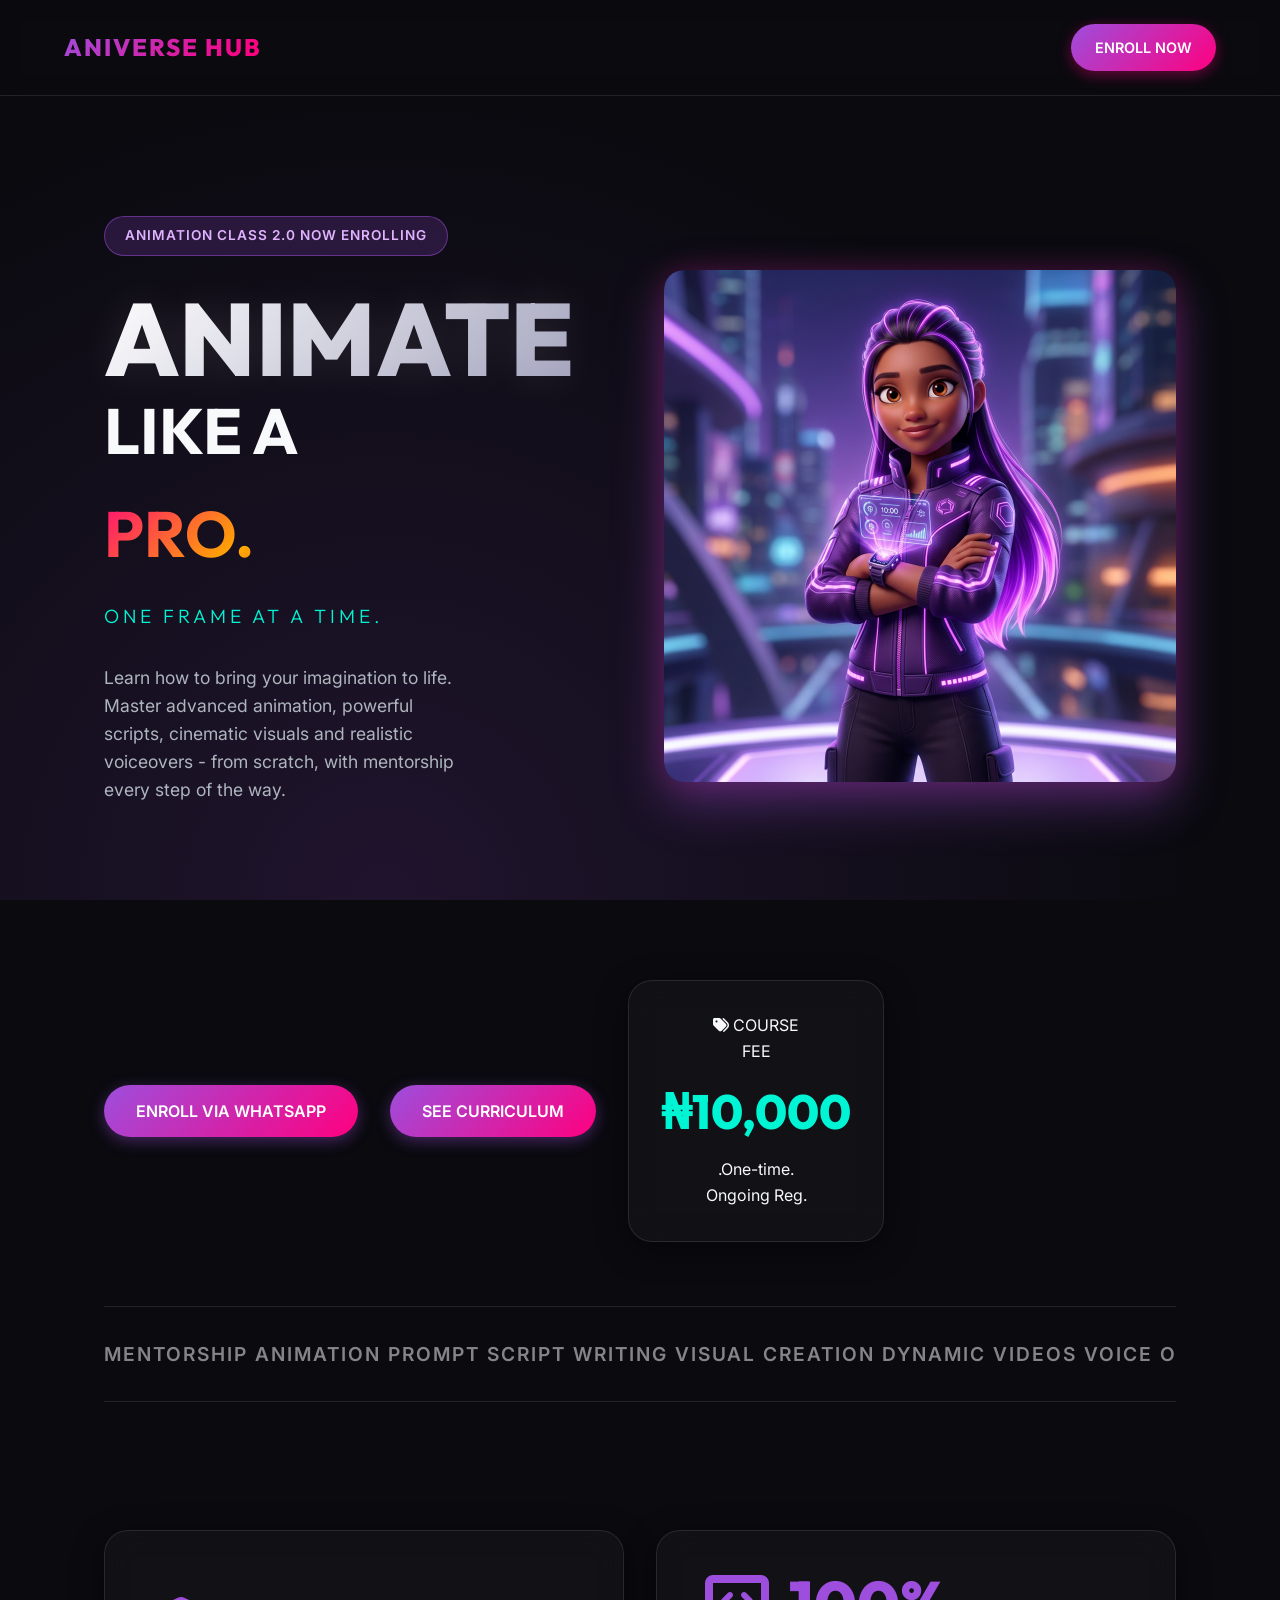
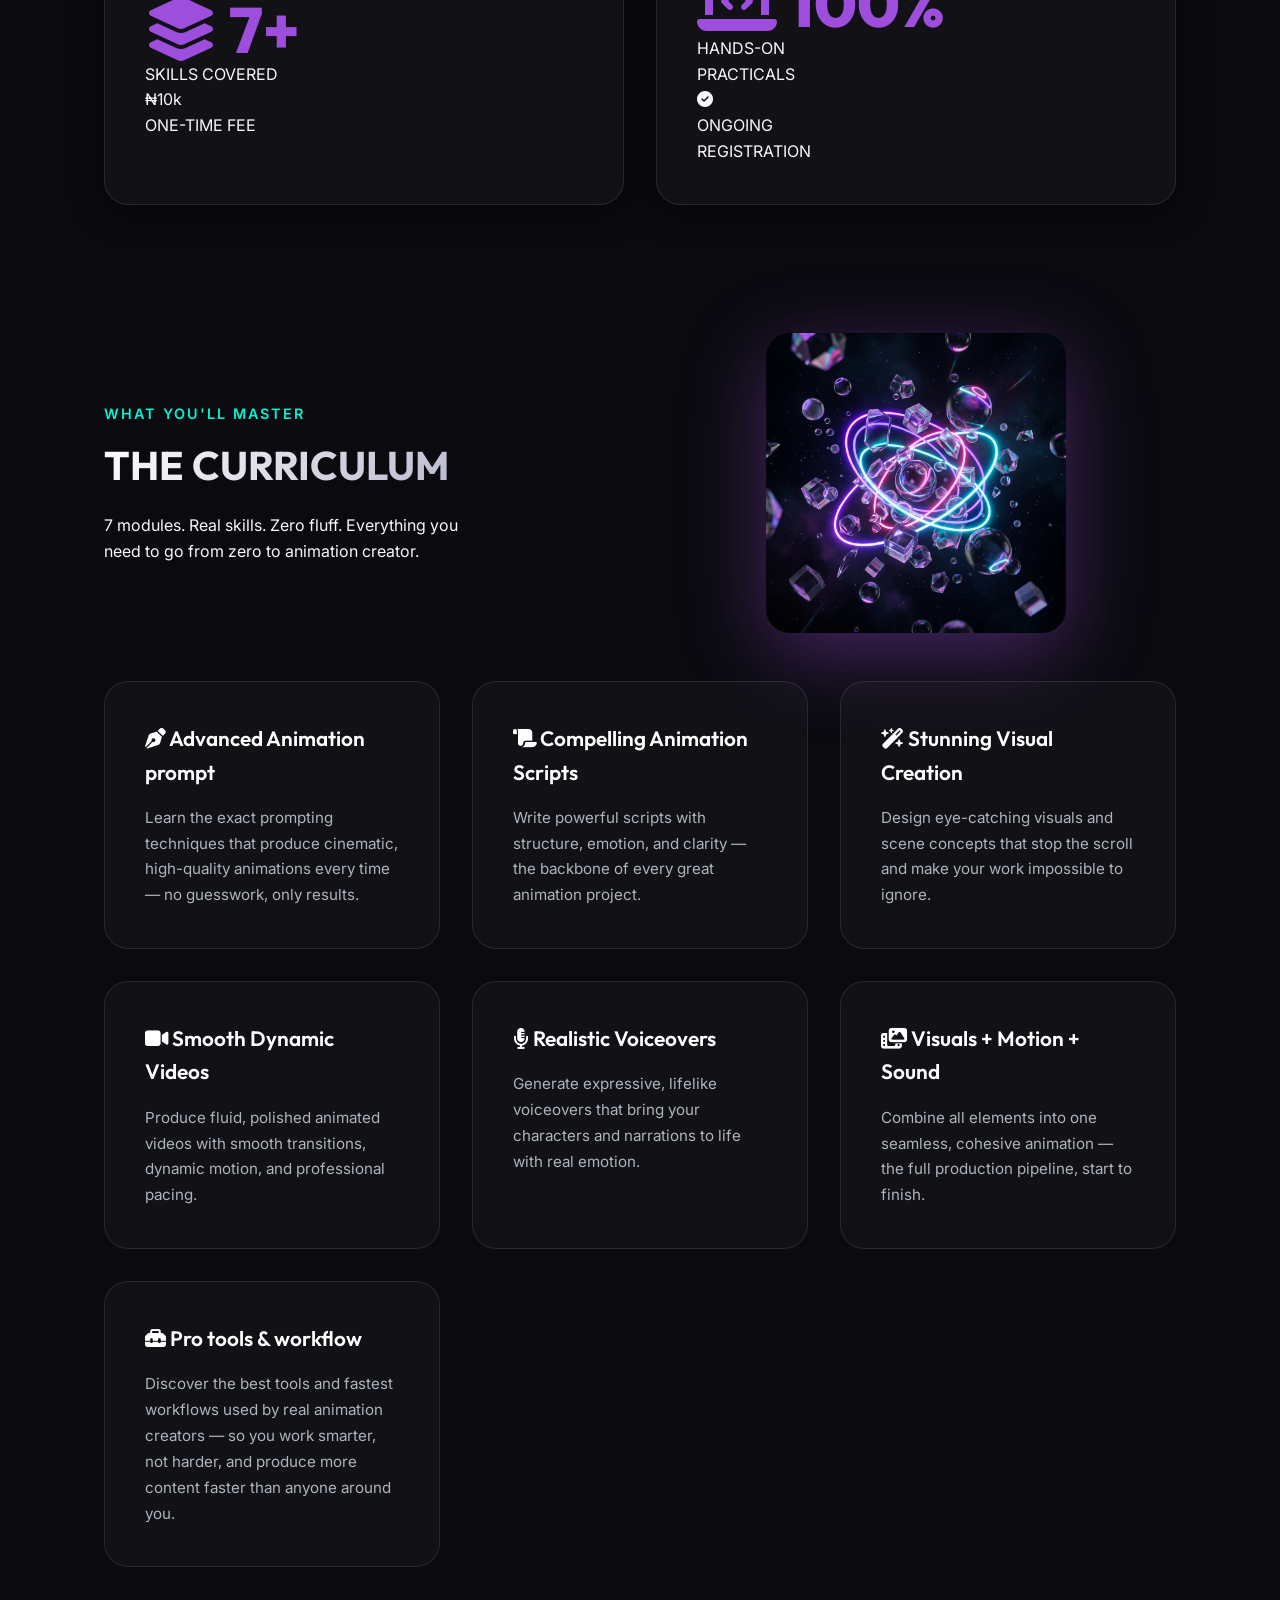
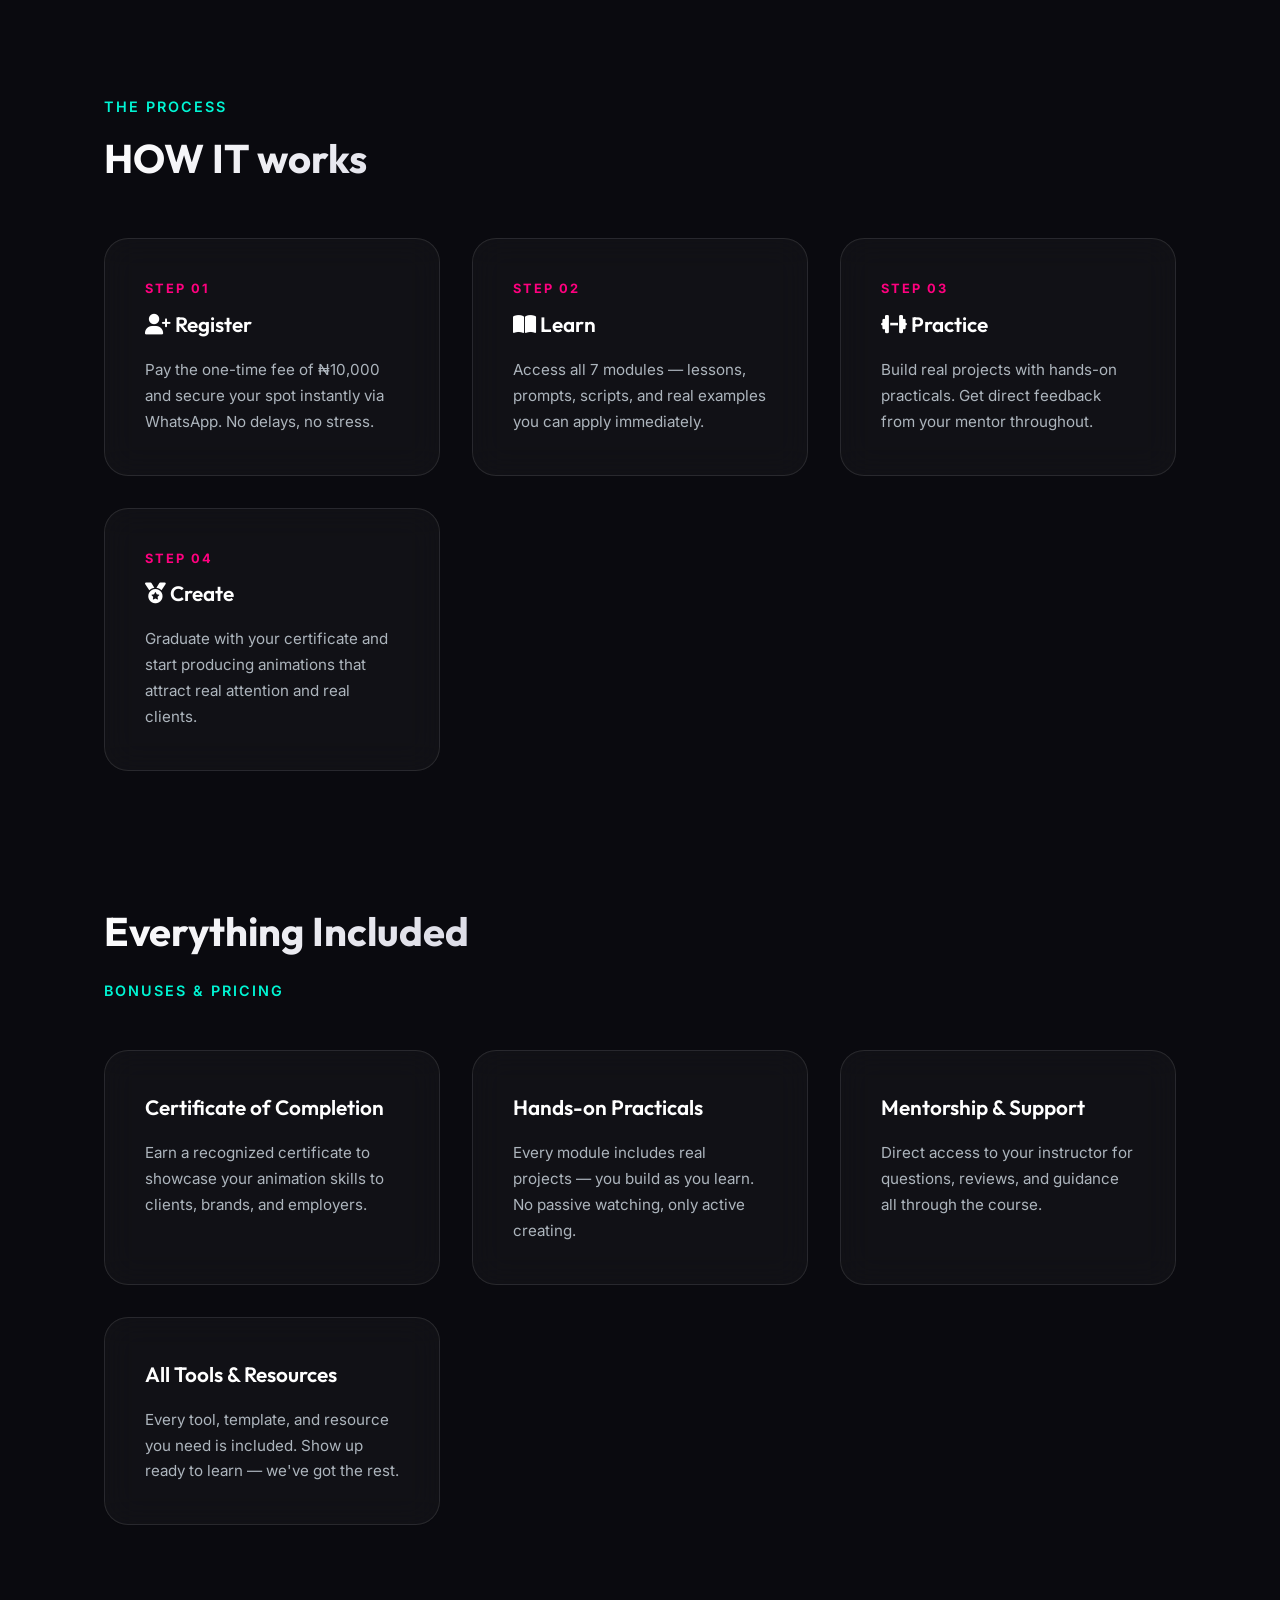
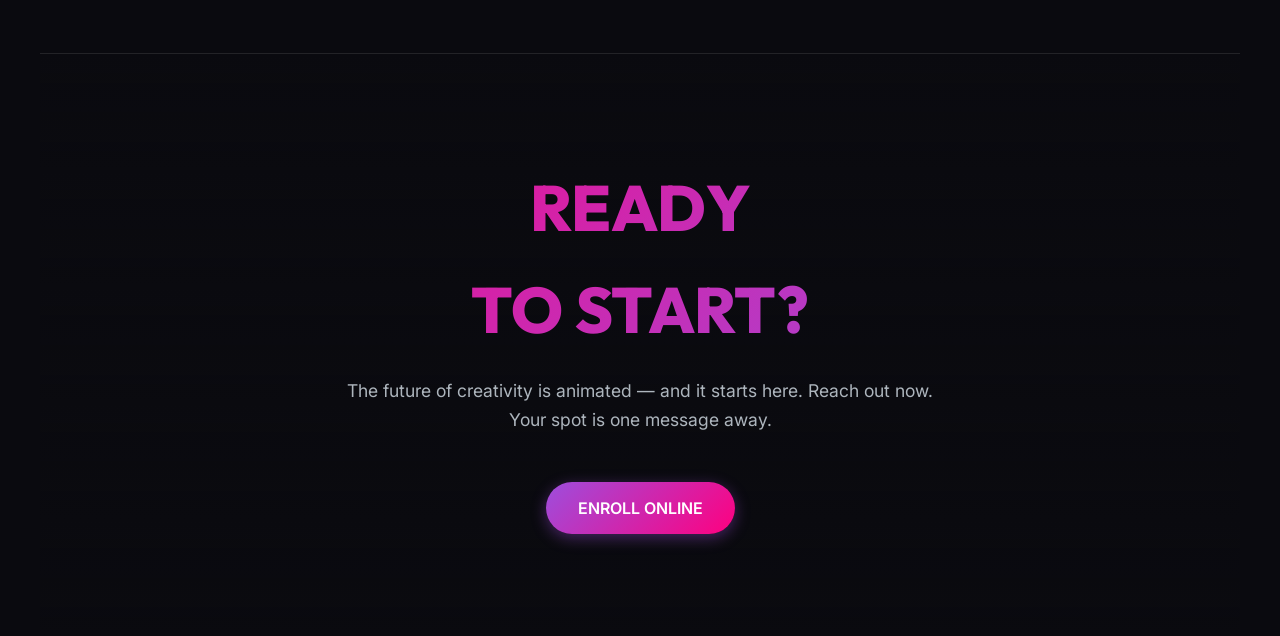
<file: Structure/index.html>
<!DOCTYPE html>
<html lang="en">

<head>
    <meta charset="UTF-8">
    <meta name="viewport" content="width=device-width, initial-scale=1.0">
    <link rel="stylesheet" href="https://cdnjs.cloudflare.com/ajax/libs/font-awesome/6.4.0/css/all.min.css">
    <link rel="stylesheet" href="style/style.css">
    <title>Aniverse Hub</title>
</head>

<body>


    <div class="nav">
        <div class="aniverse-logo">
            <p>ANIVERSE HUB</p>
        </div>
        <div>
            <nav>
                <li class="enrol"><a href="https://selar.com/0h3n733712">ENROLL NOW</a></li>
            </nav>
        </div>
    </div>


    <section class="header">
        <div class="header-content">
            <div class="animation-class">
                <p>ANIMATION CLASS 2.0 Now ENROLLING</p>
            </div>
            <div class="animate">
                <p>ANIMATE</p>
            </div>
            <div class="like">
                <p>LIKE A</p>
            </div>
            <div class="pro">
                <p>PRO.</p>
            </div>
            <div class="frame">
                <p>ONE FRAME AT A TIME.</p>
            </div>
            <div class="learn-how">
                <p>Learn how to bring your imagination to life.<br>Master advanced animation, powerful<br> scripts,
                    cinematic visuals and realistic<br> voiceovers - from scratch, with mentorship<br>every step of the
                    way.</p>
            </div>
        </div>
        <div class="header-image">
            <img src="images/hero.png" alt="Anime Character">
        </div>
    </section>


    <section class="fee">
        <div class="enroll">
            <button><a href="">ENROLL VIA WHATSAPP </a></button>
        </div>
        <div class="curriculum">
            <p>
                <button><a href="">SEE CURRICULUM</a></button>
            </p>
        </div>

        <div class="course-fee">
            <p><i class="fa-solid fa-tags"></i> COURSE<BR>FEE</p>
            <P>₦10,000</P>
            <P>.One-time.<br>Ongoing Reg.</P>
        </div>

        <div class="activities">
            <p>MENTORSHIP ANIMATION PROMPT SCRIPT WRITING VISUAL CREATION DYNAMIC VIDEOS VOICE OVERS MOTION SOUND
                CERTIFICATE </p>
        </div>
    </section>

    <section class="detail-section">
        <div class="details">
            <div class="skills-covered">
                <p class="7+"><i class="fa-solid fa-layer-group"></i> 7+</p>
                <p class="skill-covered">SKILLS COVERED</p>
                <p class="10k-naira">₦10k</p>
                <p class="one-time">ONE-TIME FEE</p>
            </div>
            <div class="deatails2">
                <p class="100%"><i class="fa-solid fa-laptop-code"></i> 100%</p>
                <p>HANDS-ON<br>PRACTICALS</p>
                <p class="ogoing-icon"><i class="fa-solid fa-check-circle"></i></p>
                <p class="registration">ONGOING<br>REGISTRATION</p>
            </div>
        </div>
    </section>

    <section class="what-you">
        <div class="what-header-flex">
            <div>
                <p class="what">WHAT YOU'LL MASTER</p>
                <p class="the-curriculum2">THE CURRICULUM</p>
                <p class="modules"> 7 modules. Real skills. Zero fluff. Everything you<br>need to go from zero to
                    animation creator.</p>
            </div>
            <div class="what-image">
                <img src="images/abstract.png" alt="Abstract 3D Shapes">
            </div>
        </div>

        <div class="detailed-list">
            <div class="01">
                <p class="advanced"><i class="fa-solid fa-pen-nib"></i> Advanced Animation<br>prompt</p>
                <p class="more-details">Learn the exact prompting techniques that produce cinematic, high-quality
                    animations every time — no guesswork, only results.</p>
            </div>

            <div class="02">
                <p class="advanced"><i class="fa-solid fa-scroll"></i> Compelling Animation<br>Scripts</p>
                <p class="more-details">Write powerful scripts with structure, emotion, and clarity — the backbone of
                    every great animation project.</p>
            </div>

            <div class="03">
                <p class="advanced"><i class="fa-solid fa-wand-magic-sparkles"></i> Stunning Visual<br>Creation</p>
                <p class="more-details">Design eye-catching visuals and scene concepts that stop the scroll and make
                    your work impossible to ignore.</p>
            </div>

            <div class="04">
                <p class="advanced"><i class="fa-solid fa-video"></i> Smooth Dynamic<br>Videos</p>
                <p class="more-details">Produce fluid, polished animated videos with smooth transitions, dynamic motion,
                    and professional pacing.</p>
            </div>

            <div class="05">
                <p class="advanced"><i class="fa-solid fa-microphone-lines"></i> Realistic Voiceovers</p>
                <p class="more-details">Generate expressive, lifelike voiceovers that bring your characters and
                    narrations to life with real emotion.</p>
            </div>

            <div class="06">
                <p class="advanced"><i class="fa-solid fa-photo-film"></i> Visuals + Motion +<br>Sound</p>
                <p class="more-details">Combine all elements into one seamless, cohesive animation — the full production
                    pipeline, start to finish.</p>
            </div>

            <div class="07">
                <p class="advanced"><i class="fa-solid fa-toolbox"></i> Pro tools & workflow</p>
                <p class="more-details">Discover the best tools and fastest workflows used by real animation creators —
                    so you work smarter, not harder, and produce more content faster than anyone around you.</p>
            </div>

        </div>
    </section>


    <section class="the-processes">
        <div class="the-process">
            <p>THE PROCESS</p>
            <p>HOW IT <span>works</span></p>
        </div>
        <div class="listing-process">
            <div class="step1">
                <p class="01">STEP 01</p>
                <p class="register"><i class="fa-solid fa-user-plus"></i> Register</p>
                <p>Pay the one-time fee of ₦10,000 and secure your spot instantly via WhatsApp. No delays, no stress.
                </p>
            </div>

            <div class="step1">
                <p class="02">STEP 02</p>
                <p class="register"><i class="fa-solid fa-book-open"></i> Learn</p>
                <p>Access all 7 modules — lessons, prompts, scripts, and real examples you can apply immediately.</p>
            </div>

            <div class="step1">
                <p class="03">STEP 03</p>
                <p class="register"><i class="fa-solid fa-dumbbell"></i> Practice</p>
                <p>Build real projects with hands-on practicals. Get direct feedback from your mentor throughout.</p>
            </div>

            <div class="step1">
                <p class="04">STEP 04</p>
                <p class="register"><i class="fa-solid fa-medal"></i> Create</p>
                <p>Graduate with your certificate and start producing animations that attract real attention and real
                    clients.</p>
            </div>
        </div>
    </section>

    <section class="bonuses-pricing">
        <div class="everything">
            <p class="inludeed">Everything Included</p>
            <p class="bonus">BONUSES & PRICING</p>
        </div>

        <div class="listed-bonus">
            <div class="certificate">
                <p class="cert">Certificate of Completion</p>
                <p class="earn">Earn a recognized certificate to showcase your animation skills to clients, brands, and
                    employers.</p>
            </div>
            <div class="certificate">
                <p class="cert">Hands-on Practicals</p>
                <p class="earn">Every module includes real projects — you build as you learn. No passive watching, only
                    active creating.</p>
            </div>
            <div class="certificate">
                <p class="cert">Mentorship & Support</p>
                <p class="earn">Direct access to your instructor for questions, reviews, and guidance all through the
                    course.</p>
            </div>
            <div class="certificate">
                <p class="cert">All Tools & Resources</p>
                <p class="earn">Every tool, template, and resource you need is included. Show up ready to learn — we've
                    got the rest.</p>
            </div>
        </div>
    </section>

    <section class="footer">
        <p>READY<br>TO START?</p>
        <P>The future of creativity is animated — and it starts here. Reach out now. Your spot is one message away.</P>
        <p><button><a href="https://selar.com/0h3n733712">ENROLL ONLINE</a></button></p>

    </section>

</body>

</html>
</file>
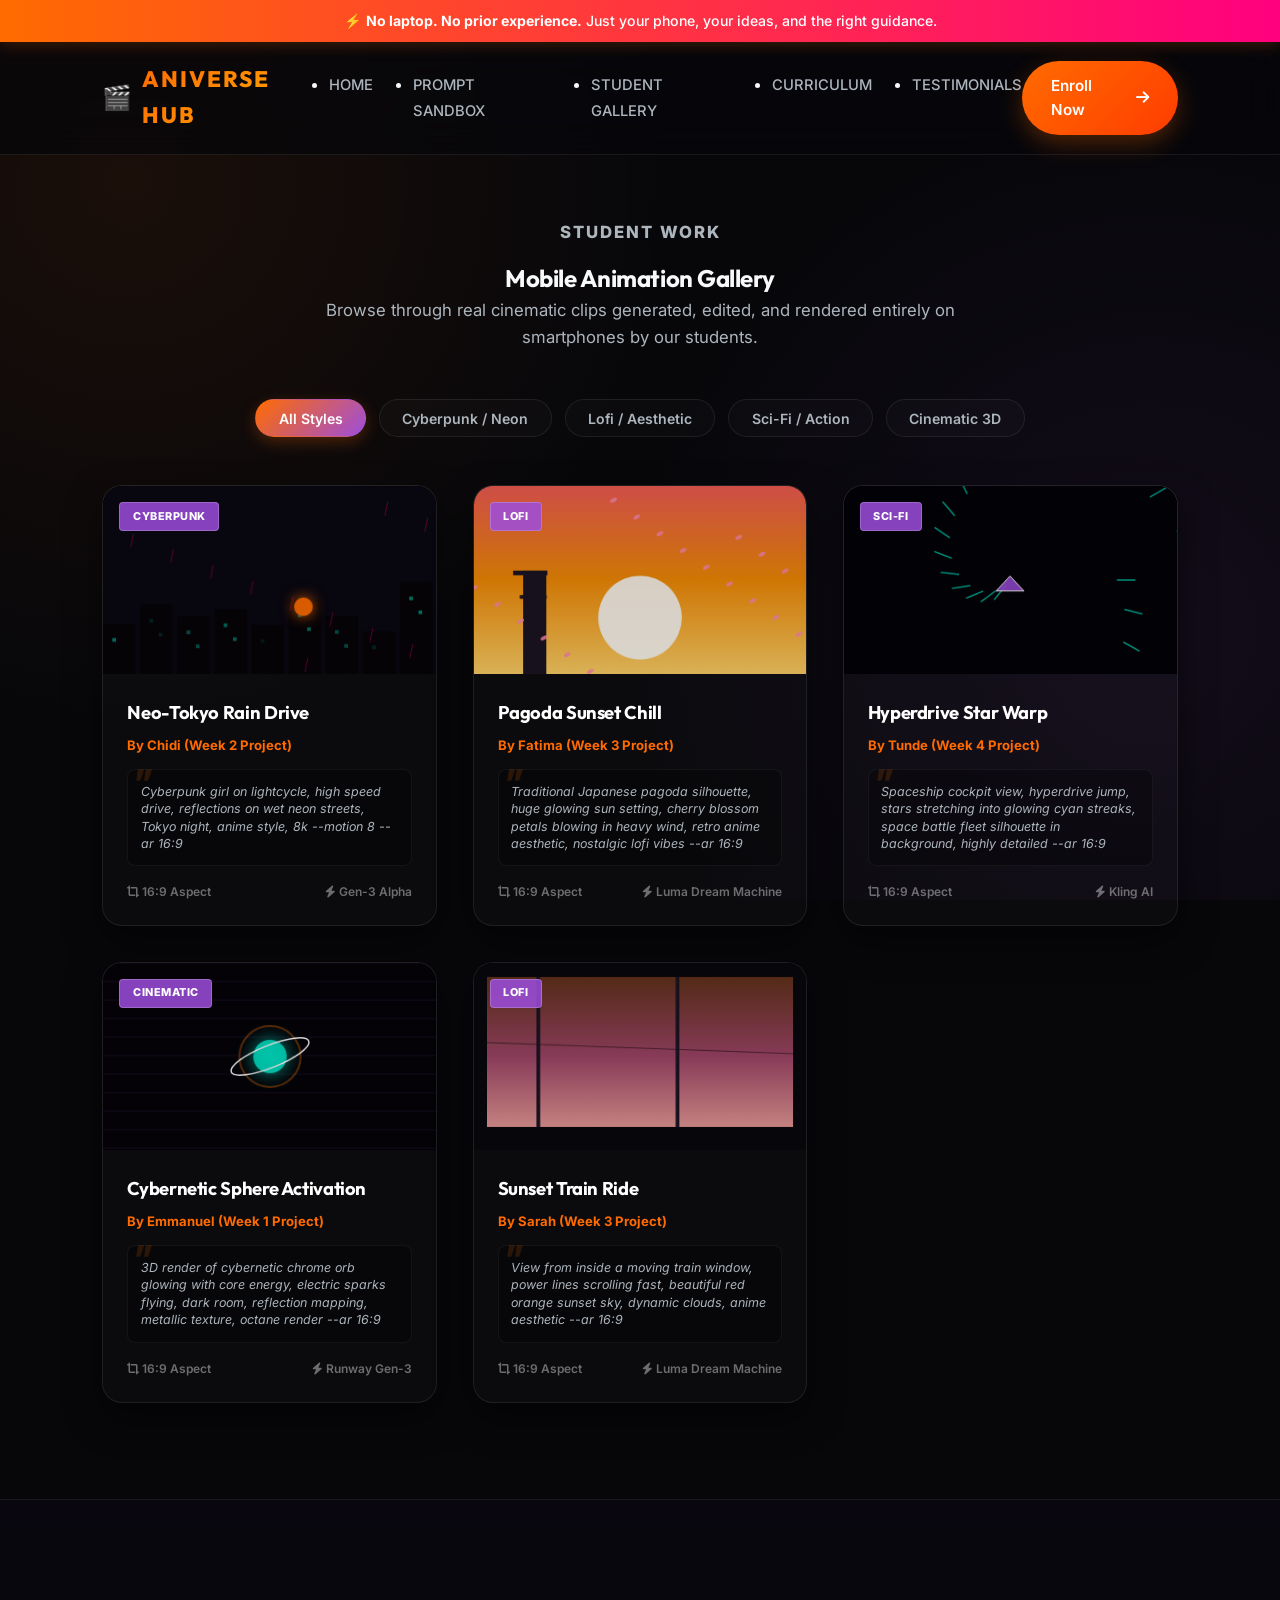
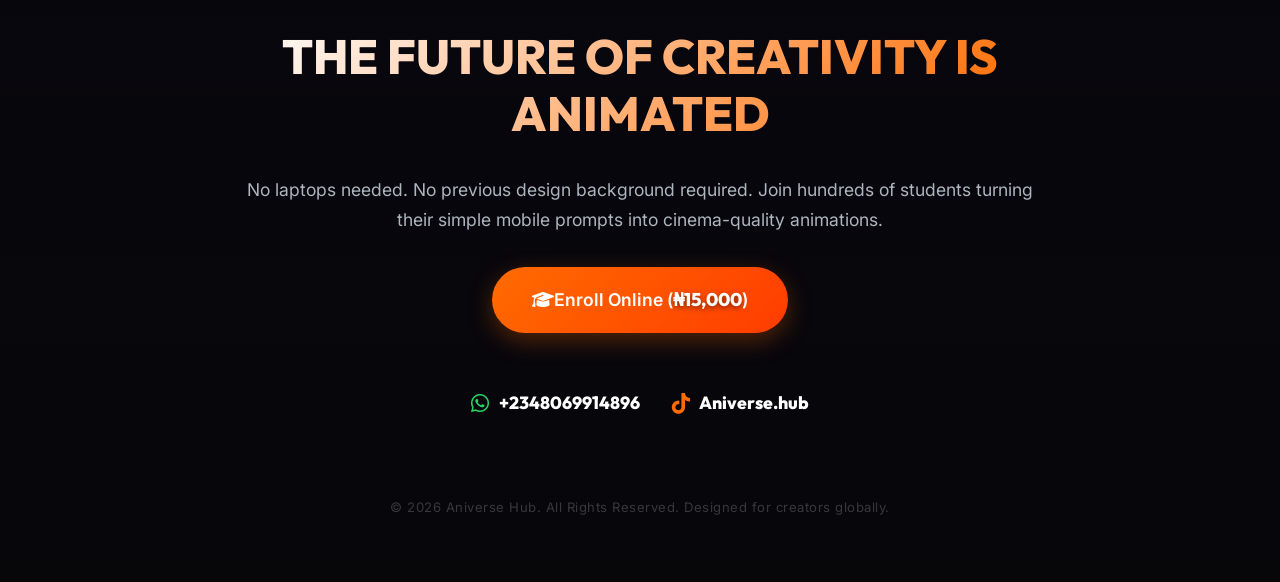
<file: gallery.html>
<!DOCTYPE html>
<html lang="en">
<head>
    <meta charset="UTF-8">
    <meta name="viewport" content="width=device-width, initial-scale=1.0">
    <meta name="description" content="Explore real mobile animation projects created by students of the Aniverse Hub course.">
    <link rel="stylesheet" href="https://cdnjs.cloudflare.com/ajax/libs/font-awesome/6.4.0/css/all.min.css">
    <link rel="stylesheet" href="style/style.css">
    <title>Student Showcase Gallery - Aniverse Hub</title>
</head>
<body>
    <!-- Background Particles Canvas -->
    <canvas id="particleCanvas"></canvas>

    <!-- Top Banner -->
    <div class="top-banner">
        <p>⚡ <strong>No laptop. No prior experience.</strong> Just your phone, your ideas, and the right guidance.</p>
    </div>

    <!-- Navigation -->
    <header class="nav" aria-label="Primary navigation">
        <div class="aniverse-logo">
            <span class="logo-icon">🎬</span>
            <p>ANIVERSE HUB</p>
        </div>
        <nav>
            <ul class="nav-list">
                <li><a href="index.html">HOME</a></li>
                <li><a href="sandbox.html">PROMPT SANDBOX</a></li>
                <li><a href="gallery.html">STUDENT GALLERY</a></li>
                <li><a href="index.html#curriculum">CURRICULUM</a></li>
                <li><a href="index.html#testimonials">TESTIMONIALS</a></li>
            </ul>
        </nav>
        <a class="btn btn-primary nav-enroll" href="https://selar.com/0h3n733712" target="_blank">
            <span>Enroll Now</span> <i class="fa-solid fa-arrow-right"></i>
        </a>
    </header>

    <main>
        <!-- Gallery Header -->
        <section class="gallery-section">
            <div class="section-intro reveal">
                <p class="section-label">STUDENT WORK</p>
                <h1>Mobile Animation Gallery</h1>
                <p>Browse through real cinematic clips generated, edited, and rendered entirely on smartphones by our students.</p>
            </div>

            <!-- Filters -->
            <div class="gallery-filters reveal">
                <button class="filter-btn active" data-filter="all">All Styles</button>
                <button class="filter-btn" data-filter="cyberpunk">Cyberpunk / Neon</button>
                <button class="filter-btn" data-filter="lofi">Lofi / Aesthetic</button>
                <button class="filter-btn" data-filter="scifi">Sci-Fi / Action</button>
                <button class="filter-btn" data-filter="cinematic">Cinematic 3D</button>
            </div>

            <!-- Grid -->
            <div class="gallery-grid">
                <!-- Card 1: Cyberpunk -->
                <div class="gallery-card reveal" data-category="cyberpunk">
                    <div class="card-preview-container">
                        <canvas class="card-preview-canvas" id="canvas-cyberpunk-city"></canvas>
                        <div class="play-overlay"><i class="fa-solid fa-play"></i></div>
                        <span class="card-style-badge">Cyberpunk</span>
                    </div>
                    <div class="card-info">
                        <h3>Neo-Tokyo Rain Drive</h3>
                        <p class="student-author">By Chidi (Week 2 Project)</p>
                        <div class="card-prompt-box">
                            Cyberpunk girl on lightcycle, high speed drive, reflections on wet neon streets, Tokyo night, anime style, 8k --motion 8 --ar 16:9
                        </div>
                        <div class="gallery-card-meta">
                            <span><i class="fa-solid fa-crop-simple"></i> 16:9 Aspect</span>
                            <span><i class="fa-solid fa-bolt"></i> Gen-3 Alpha</span>
                        </div>
                    </div>
                </div>

                <!-- Card 2: Lofi Sakura -->
                <div class="gallery-card reveal" data-category="lofi">
                    <div class="card-preview-container">
                        <canvas class="card-preview-canvas" id="canvas-lofi-sakura"></canvas>
                        <div class="play-overlay"><i class="fa-solid fa-play"></i></div>
                        <span class="card-style-badge">Lofi</span>
                    </div>
                    <div class="card-info">
                        <h3>Pagoda Sunset Chill</h3>
                        <p class="student-author">By Fatima (Week 3 Project)</p>
                        <div class="card-prompt-box">
                            Traditional Japanese pagoda silhouette, huge glowing sun setting, cherry blossom petals blowing in heavy wind, retro anime aesthetic, nostalgic lofi vibes --ar 16:9
                        </div>
                        <div class="gallery-card-meta">
                            <span><i class="fa-solid fa-crop-simple"></i> 16:9 Aspect</span>
                            <span><i class="fa-solid fa-bolt"></i> Luma Dream Machine</span>
                        </div>
                    </div>
                </div>

                <!-- Card 3: Space Warp -->
                <div class="gallery-card reveal" data-category="scifi">
                    <div class="card-preview-container">
                        <canvas class="card-preview-canvas" id="canvas-space-warp"></canvas>
                        <div class="play-overlay"><i class="fa-solid fa-play"></i></div>
                        <span class="card-style-badge">Sci-Fi</span>
                    </div>
                    <div class="card-info">
                        <h3>Hyperdrive Star Warp</h3>
                        <p class="student-author">By Tunde (Week 4 Project)</p>
                        <div class="card-prompt-box">
                            Spaceship cockpit view, hyperdrive jump, stars stretching into glowing cyan streaks, space battle fleet silhouette in background, highly detailed --ar 16:9
                        </div>
                        <div class="gallery-card-meta">
                            <span><i class="fa-solid fa-crop-simple"></i> 16:9 Aspect</span>
                            <span><i class="fa-solid fa-bolt"></i> Kling AI</span>
                        </div>
                    </div>
                </div>

                <!-- Card 4: Mech Sphere -->
                <div class="gallery-card reveal" data-category="cinematic">
                    <div class="card-preview-container">
                        <canvas class="card-preview-canvas" id="canvas-mech-sphere"></canvas>
                        <div class="play-overlay"><i class="fa-solid fa-play"></i></div>
                        <span class="card-style-badge">Cinematic</span>
                    </div>
                    <div class="card-info">
                        <h3>Cybernetic Sphere Activation</h3>
                        <p class="student-author">By Emmanuel (Week 1 Project)</p>
                        <div class="card-prompt-box">
                            3D render of cybernetic chrome orb glowing with core energy, electric sparks flying, dark room, reflection mapping, metallic texture, octane render --ar 16:9
                        </div>
                        <div class="gallery-card-meta">
                            <span><i class="fa-solid fa-crop-simple"></i> 16:9 Aspect</span>
                            <span><i class="fa-solid fa-bolt"></i> Runway Gen-3</span>
                        </div>
                    </div>
                </div>

                <!-- Card 5: Lofi Sunset Train -->
                <div class="gallery-card reveal" data-category="lofi">
                    <div class="card-preview-container">
                        <canvas class="card-preview-canvas" id="canvas-lofi-train"></canvas>
                        <div class="play-overlay"><i class="fa-solid fa-play"></i></div>
                        <span class="card-style-badge">Lofi</span>
                    </div>
                    <div class="card-info">
                        <h3>Sunset Train Ride</h3>
                        <p class="student-author">By Sarah (Week 3 Project)</p>
                        <div class="card-prompt-box">
                            View from inside a moving train window, power lines scrolling fast, beautiful red orange sunset sky, dynamic clouds, anime aesthetic --ar 16:9
                        </div>
                        <div class="gallery-card-meta">
                            <span><i class="fa-solid fa-crop-simple"></i> 16:9 Aspect</span>
                            <span><i class="fa-solid fa-bolt"></i> Luma Dream Machine</span>
                        </div>
                    </div>
                </div>
            </div>
        </section>

        <!-- Cinematic Modal Overlay -->
        <div class="cinematic-modal" id="videoModal">
            <div class="modal-container">
                <div class="modal-header">
                    <h2 id="modalTitle">Neo-Tokyo Rain Drive</h2>
                    <button class="modal-close-btn" id="modalClose"><i class="fa-solid fa-xmark"></i></button>
                </div>
                <div class="modal-content-body">
                    <div class="modal-video-view">
                        <canvas id="modalCanvas"></canvas>
                    </div>
                    <div class="modal-details">
                        <p class="modal-author" id="modalAuthor">By Chidi (Week 2 Project)</p>
                        <p class="modal-prompt" id="modalPrompt">Prompt Details</p>
                        <ul class="modal-specs">
                            <li><strong>AI Engine:</strong> <span id="modalSpecEngine">Gen-3 Alpha</span></li>
                            <li><strong>Aspect Ratio:</strong> 16:9 (Cinematic)</li>
                            <li><strong>Render Time:</strong> ~45 seconds on Mobile</li>
                            <li><strong>Post-processing:</strong> CapCut Voiceover & Sound Sync</li>
                        </ul>
                        <a class="btn btn-primary" href="https://selar.com/0h3n733712" target="_blank" style="margin-top: auto;">
                            <span>Enroll to Learn This</span> <i class="fa-solid fa-arrow-right"></i>
                        </a>
                    </div>
                </div>
            </div>
        </div>

        <!-- Footer Section -->
        <section class="footer-cta reveal">
            <div class="footer-cta-container">
                <p class="footer-title">THE FUTURE OF CREATIVITY IS ANIMATED</p>
                <p class="footer-desc">No laptops needed. No previous design background required. Join hundreds of students turning their simple mobile prompts into cinema-quality animations.</p>
                <a class="btn btn-primary btn-cta" href="https://selar.com/0h3n733712" target="_blank">
                    <i class="fa-solid fa-graduation-cap"></i> Enroll Online (<span class="price-value">₦15,000</span>)
                </a>
                
                <div class="footer-contact-row">
                    <a href="https://wa.me/2348069914896" target="_blank" style="color: inherit; text-decoration: none; display: flex; align-items: center; gap: 0.6rem; transition: var(--transition);">
                        <i class="fa-brands fa-whatsapp" style="color: #25D366; font-size: 1.3rem;"></i> +2348069914896
                    </a>
                    <span><i class="fa-brands fa-tiktok"></i> Aniverse.hub</span>
                </div>
                
                <p class="copyright">&copy; 2026 Aniverse Hub. All Rights Reserved. Designed for creators globally.</p>
            </div>
        </section>
    </main>

    <!-- Scripts -->
    <script src="global.js"></script>
    <script>
        // Intersection Observer for scroll animations
        const revealElements = document.querySelectorAll('.reveal');
        const revealObserver = new IntersectionObserver((entries) => {
            entries.forEach(entry => {
                if (entry.isIntersecting) {
                    entry.target.classList.add('visible');
                    revealObserver.unobserve(entry.target);
                }
            });
        }, { threshold: 0.1 });
        revealElements.forEach(el => revealObserver.observe(el));

        // Filter Logic
        const filterButtons = document.querySelectorAll('.filter-btn');
        const galleryCards = document.querySelectorAll('.gallery-card');

        filterButtons.forEach(btn => {
            btn.addEventListener('click', () => {
                // Remove active class
                filterButtons.forEach(b => b.classList.remove('active'));
                btn.classList.add('active');

                const filter = btn.dataset.filter;

                galleryCards.forEach(card => {
                    card.style.opacity = '0';
                    card.style.transform = 'scale(0.8) translateY(20px)';
                    setTimeout(() => {
                        if (filter === 'all' || card.dataset.category === filter) {
                            card.style.display = 'block';
                            setTimeout(() => {
                                card.style.opacity = '1';
                                card.style.transform = 'scale(1) translateY(0)';
                            }, 50);
                        } else {
                            card.style.display = 'none';
                        }
                    }, 300);
                });
            });
        });

        // 3D Card Hover Tilts
        galleryCards.forEach(card => {
            card.addEventListener('mousemove', (e) => {
                const rect = card.getBoundingClientRect();
                const x = e.clientX - rect.left - rect.width / 2;
                const y = e.clientY - rect.top - rect.height / 2;
                const tiltX = (y / (rect.height / 2)) * -6; // max 6 deg
                const tiltY = (x / (rect.width / 2)) * 6;  // max 6 deg
                card.style.transform = `rotateX(${tiltX}deg) rotateY(${tiltY}deg) translateY(-8px)`;
            });
            card.addEventListener('mouseleave', () => {
                card.style.transform = 'rotateX(0deg) rotateY(0deg) translateY(0px)';
            });
        });

        /* ==========================================================================
           CANVAS PREVIEW DRAWING LOOPS
           ========================================================================== */
        const canvasRenderers = {
            'canvas-cyberpunk-city': (ctx, w, h, time) => {
                // Cyberpunk City Silhouette & Neon Rain
                ctx.fillStyle = '#0a0812';
                ctx.fillRect(0, 0, w, h);
                
                // Draw some skyline silhouettes
                ctx.fillStyle = '#060408';
                for (let i = 0; i < w; i += 40) {
                    const bh = 50 + Math.sin(i * 12 + time * 0.1) * 20 + (i % 30) * 1.5;
                    ctx.fillRect(i, h - bh, 35, bh);
                    // Draw little neon window dots
                    ctx.fillStyle = `rgba(0, 245, 212, ${0.3 + Math.sin(time + i) * 0.2})`;
                    if (bh > 40) ctx.fillRect(i + 10, h - bh + 15, 4, 4);
                    if (bh > 60) ctx.fillRect(i + 20, h - bh + 30, 4, 4);
                    ctx.fillStyle = '#060408';
                }

                // Draw heavy neon-rain lines
                ctx.strokeStyle = 'rgba(255, 0, 127, 0.4)';
                ctx.lineWidth = 1;
                for (let j = 0; j < 12; j++) {
                    const rx = (j * 43 + time * 120) % w;
                    const ry = (j * 17 + time * 320) % h;
                    ctx.beginPath();
                    ctx.moveTo(rx, ry);
                    ctx.lineTo(rx - 3, ry + 15);
                    ctx.stroke();
                }

                // Cyberpunk girl glow element
                ctx.fillStyle = '#ff6b00';
                ctx.shadowBlur = 15;
                ctx.shadowColor = '#ff6b00';
                ctx.beginPath();
                ctx.arc(w * 0.6, h * 0.65 + Math.sin(time * 2) * 3, 10, 0, Math.PI * 2);
                ctx.fill();
                ctx.shadowBlur = 0; // reset
            },
            'canvas-lofi-sakura': (ctx, w, h, time) => {
                // Sunset Pagoda & Falling Sakura Petals
                const grad = ctx.createLinearGradient(0, 0, 0, h);
                grad.addColorStop(0, '#f25c54'); // red orange sunset
                grad.addColorStop(0.5, '#f48c06');
                grad.addColorStop(1, '#ffd166');
                ctx.fillStyle = grad;
                ctx.fillRect(0, 0, w, h);

                // Huge sun setting
                ctx.fillStyle = 'rgba(255, 255, 255, 0.9)';
                ctx.beginPath();
                ctx.arc(w * 0.5, h * 0.7, 45, 0, Math.PI * 2);
                ctx.fill();

                // Pagoda Silhouette
                ctx.fillStyle = '#1c1524';
                ctx.fillRect(w * 0.15, h * 0.45, 25, h * 0.55);
                ctx.fillRect(w * 0.12, h * 0.45, 37, 5); // roof 1
                ctx.fillRect(w * 0.14, h * 0.58, 29, 4); // roof 2

                // Falling sakura leaves
                ctx.fillStyle = 'rgba(255, 138, 174, 0.85)';
                for (let k = 0; k < 18; k++) {
                    const sx = (k * 25 - time * 40) % w;
                    const sy = (k * 18 + time * 30) % h;
                    ctx.beginPath();
                    ctx.ellipse(sx < 0 ? sx + w : sx, sy, 4, 2, Math.PI/4 + time, 0, Math.PI * 2);
                    ctx.fill();
                }
            },
            'canvas-space-warp': (ctx, w, h, time) => {
                // Spaceship hyperspeed warp
                ctx.fillStyle = '#030206';
                ctx.fillRect(0, 0, w, h);

                // Flying stars
                ctx.strokeStyle = 'rgba(0, 245, 212, 0.7)';
                ctx.lineWidth = 1.5;
                const centerX = w / 2;
                const centerY = h / 2;
                for (let l = 0; l < 25; l++) {
                    const angle = l * 0.25;
                    const dist = (l * 12 + time * 180) % (w * 0.6);
                    const sx = centerX + Math.cos(angle) * dist;
                    const sy = centerY + Math.sin(angle) * dist;
                    const ex = centerX + Math.cos(angle) * (dist + 20);
                    const ey = centerY + Math.sin(angle) * (dist + 20);
                    ctx.beginPath();
                    ctx.moveTo(sx, sy);
                    ctx.lineTo(ex, ey);
                    ctx.stroke();
                }

                // Spaceship center indicator (vector drawing)
                ctx.fillStyle = 'rgba(157, 78, 221, 0.9)';
                ctx.strokeStyle = '#fff';
                ctx.lineWidth = 1;
                ctx.beginPath();
                ctx.moveTo(centerX, centerY - 6 + Math.sin(time * 4) * 2);
                ctx.lineTo(centerX - 15, centerY + 10 + Math.sin(time * 4) * 2);
                ctx.lineTo(centerX + 15, centerY + 10 + Math.sin(time * 4) * 2);
                ctx.closePath();
                ctx.fill();
                ctx.stroke();
            },
            'canvas-mech-sphere': (ctx, w, h, time) => {
                // Holographic sphere rotating
                ctx.fillStyle = '#050308';
                ctx.fillRect(0, 0, w, h);

                const cx = w / 2;
                const cy = h / 2;

                // Glowing background grid
                ctx.strokeStyle = 'rgba(157, 78, 221, 0.15)';
                ctx.lineWidth = 1;
                for (let y = 0; y < h; y += 20) {
                    ctx.beginPath();
                    ctx.moveTo(0, y);
                    ctx.lineTo(w, y);
                    ctx.stroke();
                }

                // Pulsing outer ring
                ctx.strokeStyle = 'rgba(255, 107, 0, 0.4)';
                ctx.lineWidth = 2;
                ctx.beginPath();
                ctx.arc(cx, cy, 35 + Math.sin(time * 3) * 3, 0, Math.PI * 2);
                ctx.stroke();

                // Glowing sphere core
                ctx.fillStyle = 'rgba(0, 245, 212, 0.85)';
                ctx.shadowBlur = 20;
                ctx.shadowColor = 'rgba(0, 245, 212, 0.8)';
                ctx.beginPath();
                ctx.arc(cx, cy, 18, 0, Math.PI * 2);
                ctx.fill();
                ctx.shadowBlur = 0; // reset

                // Rotating metallic orbital line
                ctx.strokeStyle = '#fff';
                ctx.lineWidth = 1.5;
                ctx.beginPath();
                ctx.ellipse(cx, cy, 45, 12, time * 1.5, 0, Math.PI * 2);
                ctx.stroke();
            },
            'canvas-lofi-train': (ctx, w, h, time) => {
                // Move sunset sky train window view
                const skyGrad = ctx.createLinearGradient(0, 0, 0, h);
                skyGrad.addColorStop(0, '#582f0e'); // sunset brown orange
                skyGrad.addColorStop(0.5, '#a04668'); // pinkish sunset
                skyGrad.addColorStop(1, '#ffb5a7'); // yellow-peach
                ctx.fillStyle = skyGrad;
                ctx.fillRect(0, 0, w, h);

                // Scrolling power line wire lines
                ctx.strokeStyle = 'rgba(0,0,0,0.5)';
                ctx.lineWidth = 1;
                ctx.beginPath();
                ctx.moveTo(0, h * 0.45 + Math.sin(time * 3) * 8);
                ctx.lineTo(w, h * 0.45 + Math.sin(time * 3 + 2) * 8);
                ctx.stroke();

                // Scrolling poles
                ctx.fillStyle = '#1c1524';
                for (let n = 0; n < w + 100; n += 150) {
                    const px = (n - time * 240) % (w + 150);
                    ctx.fillRect(px < -20 ? px + w + 150 : px, 0, 4, h);
                }

                // Window dark foreground frame mask
                ctx.fillStyle = '#09080d';
                ctx.fillRect(0, 0, 15, h);
                ctx.fillRect(w - 15, 0, 15, h);
                ctx.fillRect(0, 0, w, 15);
                ctx.fillRect(0, h - 25, w, 25);
            }
        };

        // Initialize preview render loop
        const activeCanvases = [];
        Object.keys(canvasRenderers).forEach(id => {
            const canvas = document.getElementById(id);
            if (canvas) {
                const ctx = canvas.getContext('2d');
                canvas.width = 360;
                canvas.height = 202; // 16:9 aspect
                activeCanvases.push({ canvas, ctx, id });
            }
        });

        let startTime = Date.now();
        const drawPreviews = () => {
            const time = (Date.now() - startTime) / 1000;
            activeCanvases.forEach(item => {
                // If it is in viewport or active, draw
                canvasRenderers[item.id](item.ctx, item.canvas.width, item.canvas.height, time);
            });
            requestAnimationFrame(drawPreviews);
        };
        drawPreviews();

        /* ==========================================================================
           CINEMATIC MODAL CONTROLS
           ========================================================================== */
        const modal = document.getElementById('videoModal');
        const modalTitle = document.getElementById('modalTitle');
        const modalAuthor = document.getElementById('modalAuthor');
        const modalPrompt = document.getElementById('modalPrompt');
        const modalSpecEngine = document.getElementById('modalSpecEngine');
        const modalClose = document.getElementById('modalClose');
        const modalCanvas = document.getElementById('modalCanvas');
        const modalCtx = modalCanvas.getContext('2d');
        
        modalCanvas.width = 640;
        modalCanvas.height = 360; // 16:9 large view

        let modalActiveRenderer = null;

        document.querySelectorAll('.gallery-card').forEach(card => {
            card.addEventListener('click', () => {
                const title = card.querySelector('h3').textContent;
                const author = card.querySelector('.student-author').textContent;
                const prompt = card.querySelector('.card-prompt-box').textContent.trim();
                const engine = card.querySelector('.gallery-card-meta span:nth-child(2)').textContent.trim();
                const canvasId = card.querySelector('.card-preview-canvas').id;

                // Setup modal contents
                modalTitle.textContent = title;
                modalAuthor.textContent = author;
                modalPrompt.textContent = `"${prompt}"`;
                modalSpecEngine.textContent = engine;
                modalActiveRenderer = canvasRenderers[canvasId];

                // Open modal
                modal.classList.add('open');
                playClickSound();
            });
        });

        modalClose.addEventListener('click', () => {
            modal.classList.remove('open');
            playClickSound();
            modalActiveRenderer = null;
        });

        // Close on outside click
        modal.addEventListener('click', (e) => {
            if (e.target === modal) {
                modal.classList.remove('open');
                modalActiveRenderer = null;
            }
        });

        // Render loop for the active modal video canvas
        const drawModalVideo = () => {
            if (modal.classList.contains('open') && modalActiveRenderer) {
                const time = (Date.now() - startTime) / 1000;
                modalActiveRenderer(modalCtx, modalCanvas.width, modalCanvas.height, time);
            }
            requestAnimationFrame(drawModalVideo);
        };
        drawModalVideo();
    </script>
</body>
</html>
</file>
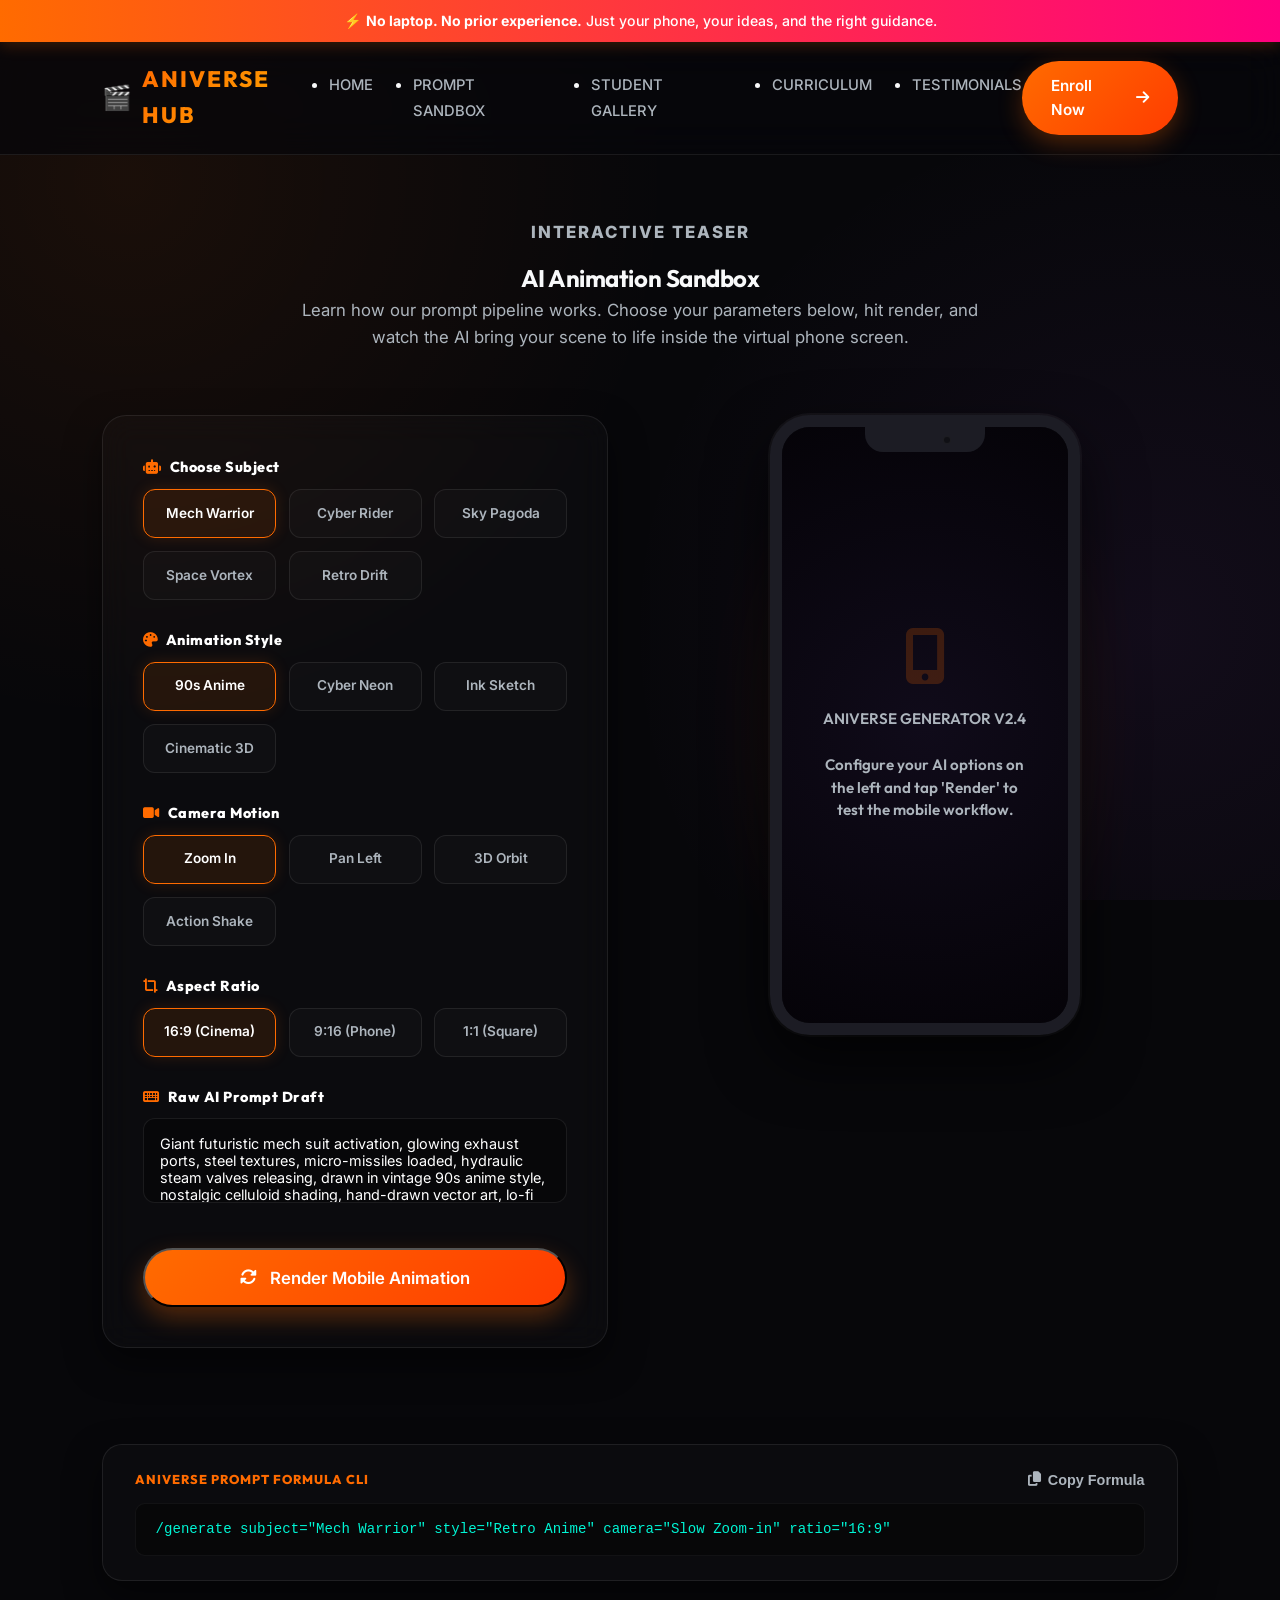
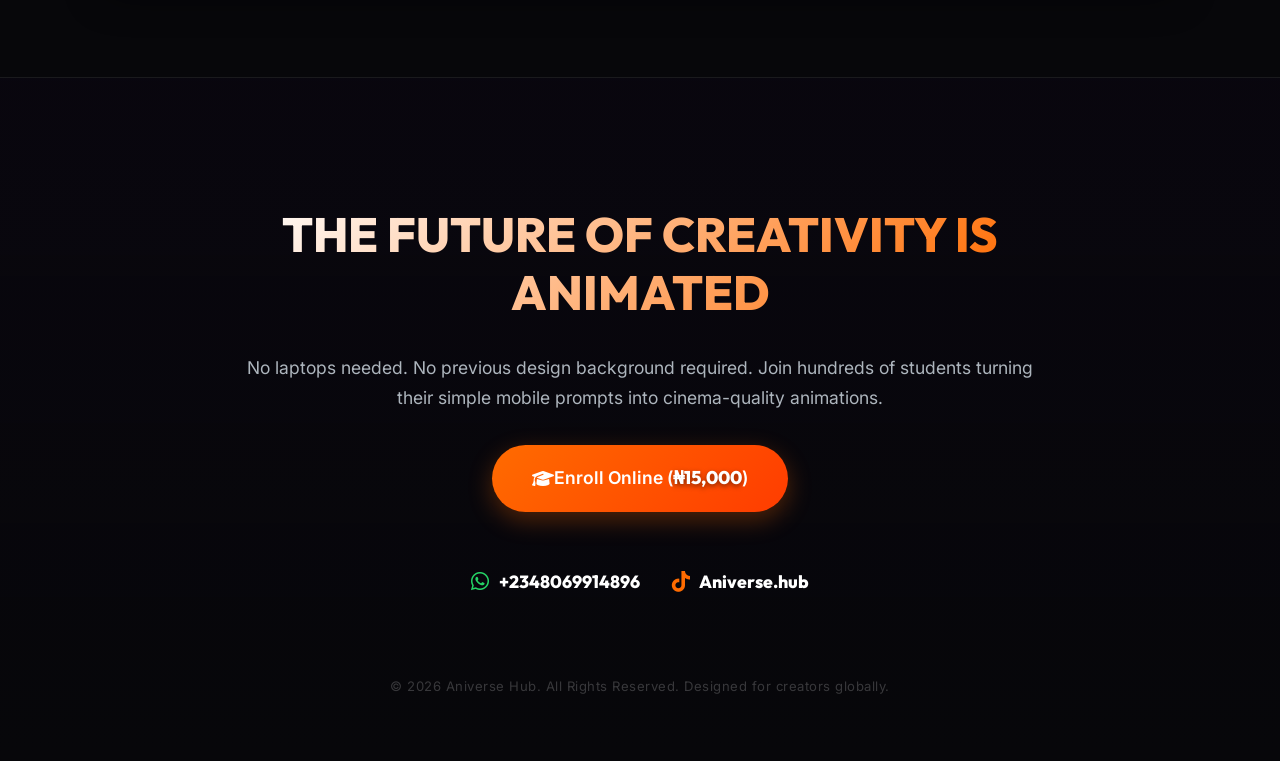
<file: sandbox.html>
<!DOCTYPE html>
<html lang="en">
<head>
    <meta charset="UTF-8">
    <meta name="viewport" content="width=device-width, initial-scale=1.0">
    <meta name="description" content="Experiment with AI animation prompts in our interactive mobile sandbox and preview simulated rendering.">
    <link rel="stylesheet" href="https://cdnjs.cloudflare.com/ajax/libs/font-awesome/6.4.0/css/all.min.css">
    <link rel="stylesheet" href="style/style.css">
    <title>AI Prompt Sandbox - Aniverse Hub</title>
</head>
<body>
    <!-- Background Particles Canvas -->
    <canvas id="particleCanvas"></canvas>

    <!-- Top Banner -->
    <div class="top-banner">
        <p>⚡ <strong>No laptop. No prior experience.</strong> Just your phone, your ideas, and the right guidance.</p>
    </div>

    <!-- Navigation -->
    <header class="nav" aria-label="Primary navigation">
        <div class="aniverse-logo">
            <span class="logo-icon">🎬</span>
            <p>ANIVERSE HUB</p>
        </div>
        <nav>
            <ul class="nav-list">
                <li><a href="index.html">HOME</a></li>
                <li><a href="sandbox.html">PROMPT SANDBOX</a></li>
                <li><a href="gallery.html">STUDENT GALLERY</a></li>
                <li><a href="index.html#curriculum">CURRICULUM</a></li>
                <li><a href="index.html#testimonials">TESTIMONIALS</a></li>
            </ul>
        </nav>
        <a class="btn btn-primary nav-enroll" href="https://selar.com/0h3n733712" target="_blank">
            <span>Enroll Now</span> <i class="fa-solid fa-arrow-right"></i>
        </a>
    </header>

    <main>
        <section class="sandbox-section">
            <div class="section-intro reveal">
                <p class="section-label">INTERACTIVE TEASER</p>
                <h1>AI Animation Sandbox</h1>
                <p>Learn how our prompt pipeline works. Choose your parameters below, hit render, and watch the AI bring your scene to life inside the virtual phone screen.</p>
            </div>

            <div class="sandbox-container">
                <!-- Left Column: Inputs -->
                <div class="sandbox-options-panel reveal">
                    <!-- Option 1: Subject -->
                    <div class="option-group">
                        <label><i class="fa-solid fa-robot"></i> Choose Subject</label>
                        <div class="grid-choices" id="subjectChoices">
                            <div class="choice-chip active" data-value="Mech Warrior">Mech Warrior</div>
                            <div class="choice-chip" data-value="Cyberpunk Rider">Cyber Rider</div>
                            <div class="choice-chip" data-value="Aesthetic Castle">Sky Pagoda</div>
                            <div class="choice-chip" data-value="Cosmic Nebula">Space Vortex</div>
                            <div class="choice-chip" data-value="Retro Sports Car">Retro Drift</div>
                        </div>
                    </div>

                    <!-- Option 2: Style -->
                    <div class="option-group">
                        <label><i class="fa-solid fa-palette"></i> Animation Style</label>
                        <div class="grid-choices" id="styleChoices">
                            <div class="choice-chip active" data-value="Retro Anime">90s Anime</div>
                            <div class="choice-chip" data-value="Cyber Neon">Cyber Neon</div>
                            <div class="choice-chip" data-value="Pencil Sketch">Ink Sketch</div>
                            <div class="choice-chip" data-value="Cinematic 3D">Cinematic 3D</div>
                        </div>
                    </div>

                    <!-- Option 3: Camera Motion -->
                    <div class="option-group">
                        <label><i class="fa-solid fa-video"></i> Camera Motion</label>
                        <div class="grid-choices" id="motionChoices">
                            <div class="choice-chip active" data-value="Slow Zoom-in">Zoom In</div>
                            <div class="choice-chip" data-value="Dynamic Pan-left">Pan Left</div>
                            <div class="choice-chip" data-value="Orbital Rotation">3D Orbit</div>
                            <div class="choice-chip" data-value="Handheld Shake">Action Shake</div>
                        </div>
                    </div>

                    <!-- Option 4: Aspect Ratio -->
                    <div class="option-group">
                        <label><i class="fa-solid fa-crop-simple"></i> Aspect Ratio</label>
                        <div class="grid-choices" id="ratioChoices">
                            <div class="choice-chip active" data-value="16:9">16:9 (Cinema)</div>
                            <div class="choice-chip" data-value="9:16">9:16 (Phone)</div>
                            <div class="choice-chip" data-value="1:1">1:1 (Square)</div>
                        </div>
                    </div>

                    <!-- Prompt display -->
                    <div class="option-group">
                        <label><i class="fa-solid fa-keyboard"></i> Raw AI Prompt Draft</label>
                        <textarea class="sandbox-textarea" id="promptTextarea" rows="3" readonly></textarea>
                    </div>

                    <button class="btn btn-primary sandbox-render-btn" id="renderBtn">
                        <i class="fa-solid fa-rotate"></i> <span>Render Mobile Animation</span>
                    </button>
                </div>

                <!-- Right Column: Simulated Phone Frame -->
                <div class="sandbox-renderer-panel reveal" id="rendererPanel">
                    <div class="bezel-glow-effect" id="bezelGlow"></div>
                    <div class="smartphone-frame" id="phoneFrame">
                        <div class="phone-notch"><div class="phone-camera"></div></div>
                        <div class="phone-screen">
                            <!-- Canvas for drawing final output -->
                            <canvas class="screen-canvas" id="phoneScreenCanvas"></canvas>

                            <!-- State 1: Idle Screen -->
                            <div class="screen-idle-state" id="idleScreen">
                                <i class="fa-solid fa-mobile-screen-button"></i>
                                <p>ANIVERSE GENERATOR V2.4<br><br>Configure your AI options on the left and tap 'Render' to test the mobile workflow.</p>
                            </div>

                            <!-- State 2: Rendering logs -->
                            <div class="screen-render-state" id="renderScreen">
                                <div class="render-header-row">
                                    <span>TASK: RENDER_ANIMATION</span>
                                    <span>FPS: 60</span>
                                </div>
                                <div class="render-console-logs" id="consoleLogs">
                                    <!-- Console lines will append dynamically -->
                                </div>
                                <div class="render-status-footer">
                                    <div class="render-progress-bar-container">
                                        <div class="render-progress-fill" id="progressBar"></div>
                                    </div>
                                    <div class="render-header-row">
                                        <span id="consoleStatusText">INJECTING NOISE...</span>
                                        <span class="render-percentage" id="progressPercentage">0%</span>
                                    </div>
                                </div>
                            </div>
                        </div>
                    </div>
                </div>

                <!-- Bottom: Prompt Formula -->
                <div class="sandbox-formula-panel reveal">
                    <div class="formula-header">
                        <span class="formula-title">ANIVERSE PROMPT FORMULA CLI</span>
                        <button class="formula-copy-btn" id="copyFormulaBtn">
                            <i class="fa-solid fa-copy"></i> <span>Copy Formula</span>
                        </button>
                    </div>
                    <div class="formula-text" id="formulaBox">
                        /generate subject="Mech Warrior" style="Retro Anime" camera="Slow Zoom-in" ratio="16:9"
                    </div>
                </div>
            </div>
        </section>

        <!-- Footer Section -->
        <section class="footer-cta reveal">
            <div class="footer-cta-container">
                <p class="footer-title">THE FUTURE OF CREATIVITY IS ANIMATED</p>
                <p class="footer-desc">No laptops needed. No previous design background required. Join hundreds of students turning their simple mobile prompts into cinema-quality animations.</p>
                <a class="btn btn-primary btn-cta" href="https://selar.com/0h3n733712" target="_blank">
                    <i class="fa-solid fa-graduation-cap"></i> Enroll Online (<span class="price-value">₦15,000</span>)
                </a>
                
                <div class="footer-contact-row">
                    <a href="https://wa.me/2348069914896" target="_blank" style="color: inherit; text-decoration: none; display: flex; align-items: center; gap: 0.6rem; transition: var(--transition);">
                        <i class="fa-brands fa-whatsapp" style="color: #25D366; font-size: 1.3rem;"></i> +2348069914896
                    </a>
                    <span><i class="fa-brands fa-tiktok"></i> Aniverse.hub</span>
                </div>
                
                <p class="copyright">&copy; 2026 Aniverse Hub. All Rights Reserved. Designed for creators globally.</p>
            </div>
        </section>
    </main>

    <!-- Scripts -->
    <script src="global.js"></script>
    <script>
        // Reveal scroll animations
        const revealElements = document.querySelectorAll('.reveal');
        const revealObserver = new IntersectionObserver((entries) => {
            entries.forEach(entry => {
                if (entry.isIntersecting) {
                    entry.target.classList.add('visible');
                    revealObserver.unobserve(entry.target);
                }
            });
        }, { threshold: 0.1 });
        revealElements.forEach(el => revealObserver.observe(el));

        // State & Choices variables
        const choices = {
            subject: 'Mech Warrior',
            style: 'Retro Anime',
            motion: 'Slow Zoom-in',
            ratio: '16:9'
        };

        const promptTemplate = {
            'Mech Warrior': "Giant futuristic mech suit activation, glowing exhaust ports, steel textures, micro-missiles loaded, hydraulic steam valves releasing",
            'Cyberpunk Rider': "Cyberpunk girl wearing neon goggles driving futuristic bike, speeding through rain-soaked alley, electric reflections, motion blur",
            'Aesthetic Castle': "Ancient Japanese sky pagoda, glowing blood-moon rise, floating lanterns drifting, misty purple clouds, traditional scenery",
            'Cosmic Nebula': "Swirling digital nebula vortex, stellar dust glowing cyan, nebula clouds contracting, bright star cluster ignition, galactic wind",
            'Retro Sports Car': "Synthwave neon retrowave sports car drifting on neon grid road, purple wireframe sunset background, digital grid horizon scrolling"
        };

        const styleTemplate = {
            'Retro Anime': "drawn in vintage 90s anime style, nostalgic celluloid shading, hand-drawn vector art, lo-fi grit feel",
            'Cyber Neon': "neon cyber lighting style, high contrast, vibrant saturated magenta and teal glow accents, futuristic bloom",
            'Pencil Sketch': "raw pencil sketch style, charcoal cross-hatch shading, dynamic hand-drawn ink outlines, black and white paper texture",
            'Cinematic 3D': "photorealistic 3D octane rendering style, cinematic lighting, shallow depth of field, dramatic shadows, hyper-detailed textures"
        };

        const motionTemplate = {
            'Slow Zoom-in': "slow focal zoom-in, camera pushes inward, details enlarging, magnifying focal point",
            'Dynamic Pan-left': "fast lateral panning shot left, horizontal motion sweep, background blur effect",
            'Orbital Rotation': "360 degree slow camera orbital rotation, side perspective rotation, dimensional depth mapping",
            'Handheld Shake': "shaky handheld camera effect, heavy motion tremors, epic action war vibrations"
        };

        // DOM elements
        const promptTextarea = document.getElementById('promptTextarea');
        const formulaBox = document.getElementById('formulaBox');
        const renderBtn = document.getElementById('renderBtn');
        const idleScreen = document.getElementById('idleScreen');
        const renderScreen = document.getElementById('renderScreen');
        const phoneScreenCanvas = document.getElementById('phoneScreenCanvas');
        const consoleLogs = document.getElementById('consoleLogs');
        const progressBar = document.getElementById('progressBar');
        const progressPercentage = document.getElementById('progressPercentage');
        const consoleStatusText = document.getElementById('consoleStatusText');
        const phoneFrame = document.getElementById('phoneFrame');
        const rendererPanel = document.getElementById('rendererPanel');

        // Update Prompt Text & Formula CLI on Choice
        function updatePromptText() {
            const promptBody = promptTemplate[choices.subject];
            const styleBody = styleTemplate[choices.style];
            const motionBody = motionTemplate[choices.motion];
            const arSuffix = choices.ratio === '16:9' ? '--ar 16:9' : (choices.ratio === '9:16' ? '--ar 9:16' : '--ar 1:1');
            
            const rawPrompt = `${promptBody}, ${styleBody}, ${motionBody}, cinematic composition, masterpiece, 8k resolution ${arSuffix}`;
            promptTextarea.value = rawPrompt;

            formulaBox.textContent = `/generate subject="${choices.subject}" style="${choices.style}" camera="${choices.motion}" ratio="${choices.ratio}"`;
        }

        // Setup Selection Chip Click Events
        function setupChoices(containerId, stateKey) {
            const chips = document.querySelectorAll(`#${containerId} .choice-chip`);
            chips.forEach(chip => {
                chip.addEventListener('click', () => {
                    playClickSound();
                    document.querySelectorAll(`#${containerId} .choice-chip`).forEach(c => c.classList.remove('active'));
                    chip.classList.add('active');
                    choices[stateKey] = chip.dataset.value;
                    updatePromptText();
                });
            });
        }

        setupChoices('subjectChoices', 'subject');
        setupChoices('styleChoices', 'style');
        setupChoices('motionChoices', 'motion');
        setupChoices('ratioChoices', 'ratio');

        // Initialize Prompt
        updatePromptText();

        // Copy Formula logic
        const copyBtn = document.getElementById('copyFormulaBtn');
        copyBtn.addEventListener('click', () => {
            playClickSound();
            navigator.clipboard.writeText(formulaBox.textContent);
            copyBtn.querySelector('span').textContent = 'Copied!';
            copyBtn.querySelector('i').className = 'fa-solid fa-check';
            setTimeout(() => {
                copyBtn.querySelector('span').textContent = 'Copy Formula';
                copyBtn.querySelector('i').className = 'fa-solid fa-copy';
            }, 2000);
        });

        /* ==========================================================================
           SIMULATED PHONE AI RENDER RUNNER
           ========================================================================== */
        let renderingActive = false;
        let playAnimationActive = false;
        let animationStartTime = 0;
        const ctx = phoneScreenCanvas.getContext('2d');

        renderBtn.addEventListener('click', () => {
            if (renderingActive) return;
            triggerRenderSequence();
        });

        function triggerRenderSequence() {
            renderingActive = true;
            playAnimationActive = false;
            rendererPanel.classList.add('rendering');
            
            // Adjust canvas aspect ratio layout inside phone screen
            phoneScreenCanvas.classList.remove('active');
            if (choices.ratio === '16:9') {
                phoneScreenCanvas.style.aspectRatio = '16 / 9';
                phoneScreenCanvas.style.width = '100%';
                phoneScreenCanvas.style.height = 'auto';
            } else if (choices.ratio === '9:16') {
                phoneScreenCanvas.style.aspectRatio = '9 / 16';
                phoneScreenCanvas.style.width = 'auto';
                phoneScreenCanvas.style.height = '100%';
            } else {
                phoneScreenCanvas.style.aspectRatio = '1 / 1';
                phoneScreenCanvas.style.width = '90%';
                phoneScreenCanvas.style.height = 'auto';
            }

            idleScreen.style.display = 'none';
            renderScreen.classList.add('active');
            consoleLogs.innerHTML = '';
            
            // Reset Progress Bar
            progressBar.style.width = '0%';
            progressPercentage.textContent = '0%';

            const logLines = [
                'CONNECTING TO ANIVERSE-GRID CLUSTER...',
                'ALLOCATING SHADER REGISTER SHARDS...',
                `PARSING PARAMS: RATIO=${choices.ratio}, RES=8K`,
                `PARSING CONTENT PROMPT: "${choices.subject}"`,
                `APPLYING ARTISTIC TEXTURE WEIGHTS: "${choices.style}"`,
                'CONSTRUCTING DYNAMIC LATENT SCENE SKELETON...',
                `INJECTING CAMERA KINEMATICS: "${choices.motion}"`,
                'STAGE 1: GENERATING HIGH-FREQ LATENT VALUES...',
                'STAGE 2: NOISE DIFFUSION INJECTION [STABLE]...',
                'STAGE 3: RESOLVING COLOR SPECTRUM MATRICES...',
                'STAGE 4: UPSCALE RESOLUTION SHARPENING...',
                'COMPILING DYNAMIC ANIMATED SHADERS...',
                'SAVING TEMP MEMORY CACHE...',
                'ANIMATION RENDER SUCCESSFUL. OUTPUT ONLINE.'
            ];

            let logIndex = 0;
            let progress = 0;

            // Loop console printouts
            const printLog = () => {
                if (logIndex < logLines.length) {
                    const line = document.createElement('div');
                    line.className = 'console-line';
                    line.innerHTML = `<span style="color: var(--primary);">></span> ${logLines[logIndex]}`;
                    consoleLogs.appendChild(line);
                    consoleLogs.scrollTop = consoleLogs.scrollHeight;
                    
                    // Trigger mechanical ticks
                    playHoverSound();

                    // Speed up progress bar proportionally
                    progress = Math.min(Math.floor((logIndex / logLines.length) * 100), 95);
                    progressBar.style.width = `${progress}%`;
                    progressPercentage.textContent = `${progress}%`;
                    
                    // Dynamic status footer text
                    if (progress < 25) consoleStatusText.textContent = 'CONNECTING SERVER...';
                    else if (progress < 50) consoleStatusText.textContent = 'DENSITY DIFFUSION...';
                    else if (progress < 80) consoleStatusText.textContent = 'GENERATING VECTORS...';
                    else consoleStatusText.textContent = 'COMPILING FRAMES...';

                    logIndex++;
                    // Randomized log printing speeds for high realism
                    setTimeout(printLog, 150 + Math.random() * 200);
                } else {
                    // Complete progress bar
                    progress = 100;
                    progressBar.style.width = '100%';
                    progressPercentage.textContent = '100%';
                    consoleStatusText.textContent = 'RENDER COMPLETE';
                    
                    setTimeout(() => {
                        // Switch screen to animation output
                        playPowerSound();
                        renderScreen.classList.remove('active');
                        phoneScreenCanvas.classList.add('active');
                        
                        renderingActive = false;
                        playAnimationActive = true;
                        animationStartTime = Date.now();
                        rendererPanel.classList.remove('rendering');
                    }, 500);
                }
            };

            printLog();
        }

        /* ==========================================================================
           PROCEDURAL GENERATOR PREVIEWS FOR PHONE CANVAS
           ========================================================================== */
        // Set canvas resolutions
        phoneScreenCanvas.width = 360;
        phoneScreenCanvas.height = 640;

        const renderSandboxAnimation = () => {
            if (playAnimationActive) {
                const time = (Date.now() - animationStartTime) / 1000;
                const w = phoneScreenCanvas.width;
                const h = phoneScreenCanvas.height;

                ctx.save();
                
                // 1. Setup Camera Motion Transformation Matrix
                const cx = w / 2;
                const cy = h / 2;
                if (choices.motion === 'Slow Zoom-in') {
                    const zoom = 1 + (time % 8) * 0.05;
                    ctx.translate(cx, cy);
                    ctx.scale(zoom, zoom);
                    ctx.translate(-cx, -cy);
                } else if (choices.motion === 'Dynamic Pan-left') {
                    const shiftX = -(time * 25) % 40;
                    ctx.translate(shiftX, 0);
                } else if (choices.motion === 'Orbital Rotation') {
                    ctx.translate(cx, cy);
                    ctx.rotate(Math.sin(time * 0.5) * 0.15);
                    ctx.translate(-cx, -cy);
                } else if (choices.motion === 'Handheld Shake') {
                    const shakeX = Math.sin(time * 25) * 2;
                    const shakeY = Math.cos(time * 29) * 2;
                    ctx.translate(shakeX, shakeY);
                }

                // 2. Clear & Draw Procedural base
                ctx.fillStyle = '#05040a';
                ctx.fillRect(-50, -50, w + 100, h + 100);

                // 3. Draw Subject
                if (choices.subject === 'Mech Warrior') {
                    // Draw a giant cyber mech face/head silhouette
                    ctx.fillStyle = 'rgba(255, 107, 0, 0.08)';
                    ctx.fillRect(-50, -50, w + 100, h + 100);

                    ctx.strokeStyle = '#ff6b00';
                    ctx.lineWidth = 2;
                    
                    // Draw armor plates
                    ctx.beginPath();
                    ctx.moveTo(cx - 30, cy - 50);
                    ctx.lineTo(cx + 30, cy - 50);
                    ctx.lineTo(cx + 45, cy - 10);
                    ctx.lineTo(cx + 25, cy + 30);
                    ctx.lineTo(cx - 25, cy + 30);
                    ctx.lineTo(cx - 45, cy - 10);
                    ctx.closePath();
                    ctx.stroke();

                    // Glowing mech visor/eye slit
                    ctx.fillStyle = '#00f5d4';
                    ctx.shadowBlur = 15;
                    ctx.shadowColor = '#00f5d4';
                    ctx.fillRect(cx - 25, cy - 20, 50, 6);
                    ctx.shadowBlur = 0;

                    // Hydraulic piston tubes
                    ctx.strokeStyle = 'rgba(255,255,255,0.4)';
                    ctx.lineWidth = 1;
                    ctx.beginPath();
                    ctx.moveTo(cx - 40, cy + 10); ctx.lineTo(cx - 40, cy + 50);
                    ctx.moveTo(cx + 40, cy + 10); ctx.lineTo(cx + 40, cy + 50);
                    ctx.stroke();

                    // Flashing indicators
                    ctx.fillStyle = `rgba(255, 0, 127, ${0.5 + Math.sin(time * 5) * 0.5})`;
                    ctx.beginPath(); ctx.arc(cx - 15, cy - 35, 3, 0, Math.PI * 2); ctx.fill();
                    ctx.beginPath(); ctx.arc(cx + 15, cy - 35, 3, 0, Math.PI * 2); ctx.fill();

                } else if (choices.subject === 'Cyberpunk Rider') {
                    // Draw matrix neon city highway grids with bike silhouette
                    ctx.strokeStyle = 'rgba(0, 245, 212, 0.2)';
                    ctx.lineWidth = 1;
                    for (let i = -50; i < w + 50; i += 20) {
                        ctx.beginPath();
                        ctx.moveTo(i, 0); ctx.lineTo(i, h);
                        ctx.stroke();
                    }

                    // Bike silhouette
                    ctx.fillStyle = '#100c1c';
                    ctx.beginPath();
                    ctx.ellipse(cx, cy + 20, 30, 10, 0, 0, Math.PI * 2);
                    ctx.fill();

                    // Glowing neon wheels
                    ctx.strokeStyle = '#ff007f';
                    ctx.lineWidth = 3;
                    ctx.shadowBlur = 10;
                    ctx.shadowColor = '#ff007f';
                    ctx.beginPath(); ctx.arc(cx - 20, cy + 20, 8, 0, Math.PI*2); ctx.stroke();
                    ctx.beginPath(); ctx.arc(cx + 20, cy + 20, 8, 0, Math.PI*2); ctx.stroke();
                    ctx.shadowBlur = 0;

                    // Laser light trail lines
                    ctx.strokeStyle = 'rgba(255, 170, 0, 0.8)';
                    ctx.lineWidth = 1.5;
                    ctx.beginPath();
                    ctx.moveTo(cx - 20, cy + 15);
                    ctx.lineTo(cx - 90, cy + 10 + Math.sin(time*10)*5);
                    ctx.stroke();

                } else if (choices.subject === 'Aesthetic Castle') {
                    // Pagoda mountain temple sunset
                    const skyGrad = ctx.createLinearGradient(0, 0, 0, h);
                    skyGrad.addColorStop(0, '#5f0a87');
                    skyGrad.addColorStop(1, '#a4508b');
                    ctx.fillStyle = skyGrad;
                    ctx.fillRect(-50, -50, w + 100, h + 100);

                    // Giant rising sun
                    ctx.fillStyle = '#f9bec7';
                    ctx.beginPath();
                    ctx.arc(cx, cy + 10, 40, 0, Math.PI*2);
                    ctx.fill();

                    // Pagoda shape
                    ctx.fillStyle = '#1a0c24';
                    ctx.beginPath();
                    ctx.moveTo(cx, cy - 35);
                    ctx.lineTo(cx - 20, cy - 10);
                    ctx.lineTo(cx + 20, cy - 10);
                    ctx.closePath(); ctx.fill();

                    ctx.fillRect(cx - 15, cy - 10, 30, 20); // base 1
                    ctx.fillRect(cx - 25, cy + 10, 50, 4); // roof 2

                    ctx.fillRect(cx - 20, cy + 14, 40, 30); // base 2
                    ctx.fillRect(cx - 30, cy + 44, 60, 4); // roof 3

                    // Glowing floating particles
                    ctx.fillStyle = 'rgba(255, 255, 255, 0.7)';
                    for (let p = 0; p < 8; p++) {
                        const px = (cx + Math.sin(p + time) * 40);
                        const py = (cy + 70 - (p * 15 + time * 10) % 90);
                        ctx.beginPath(); ctx.arc(px, py, 2, 0, Math.PI*2); ctx.fill();
                    }

                } else if (choices.subject === 'Cosmic Nebula') {
                    // Swirling star vortex field
                    ctx.fillStyle = '#020105';
                    ctx.fillRect(-50, -50, w + 100, h + 100);

                    const starsCount = 45;
                    ctx.fillStyle = 'rgba(0, 245, 212, 0.8)';
                    for (let s = 0; s < starsCount; s++) {
                        const radius = (s * 4 + time * 30) % (w * 0.85);
                        const angle = s * 0.3 + time * 0.6;
                        const sx = cx + Math.cos(angle) * radius;
                        const sy = cy + Math.sin(angle) * radius;
                        
                        ctx.beginPath();
                        ctx.arc(sx, sy, 1.5 + (radius/60), 0, Math.PI*2);
                        ctx.fill();
                    }

                    // Core nebula dust glow
                    const nebGrad = ctx.createRadialGradient(cx, cy, 2, cx, cy, 45);
                    nebGrad.addColorStop(0, 'rgba(157, 78, 221, 0.6)');
                    nebGrad.addColorStop(0.5, 'rgba(255, 0, 127, 0.15)');
                    nebGrad.addColorStop(1, 'transparent');
                    ctx.fillStyle = nebGrad;
                    ctx.beginPath(); ctx.arc(cx, cy, 50, 0, Math.PI*2); ctx.fill();

                } else if (choices.subject === 'Retro Sports Car') {
                    // Outrun retro grid drive sunset
                    const skyGrad = ctx.createLinearGradient(0, 0, 0, cy);
                    skyGrad.addColorStop(0, '#ff007f');
                    skyGrad.addColorStop(1, '#ffaa00');
                    ctx.fillStyle = skyGrad;
                    ctx.fillRect(-50, -50, w + 100, cy + 50);

                    // Sun line cuts
                    ctx.fillStyle = '#05040a';
                    for (let sy = cy - 20; sy < cy + 10; sy += 8) {
                        ctx.fillRect(-50, sy, w + 100, 2);
                    }

                    // Drifting retro wireframe car
                    ctx.strokeStyle = '#00f5d4';
                    ctx.lineWidth = 1.5;
                    ctx.beginPath();
                    ctx.moveTo(cx - 20, cy + 10);
                    ctx.lineTo(cx + 20, cy + 10);
                    ctx.lineTo(cx + 12, cy - 2);
                    ctx.lineTo(cx - 12, cy - 2);
                    ctx.closePath();
                    ctx.stroke();
                    // Wheels
                    ctx.fillStyle = '#fff';
                    ctx.fillRect(cx - 18, cy + 10, 4, 3);
                    ctx.fillRect(cx + 14, cy + 10, 4, 3);

                    // Grid lines perspective below horizon
                    ctx.strokeStyle = 'rgba(157, 78, 221, 0.4)';
                    ctx.lineWidth = 1;
                    const gridHorizon = cy + 12;
                    for (let gx = -100; gx < w + 100; gx += 30) {
                        ctx.beginPath();
                        ctx.moveTo(gx, h);
                        ctx.lineTo(cx + (gx - cx) * 0.15, gridHorizon);
                        ctx.stroke();
                    }
                }

                // 4. Apply Style Preset CSS filter emulation on canvas context
                ctx.restore();

                // Emulate sketch overlay/textures
                if (choices.style === 'Pencil Sketch') {
                    ctx.fillStyle = 'rgba(255,255,255,0.06)';
                    for (let n = 0; n < w; n += 6) {
                        ctx.fillRect(n, 0, 1, h);
                    }
                }
            }
            requestAnimationFrame(renderSandboxAnimation);
        };
        
        renderSandboxAnimation();
    </script>
</body>
</html>
</file>
<file: style/style.css>
@import url('https://fonts.googleapis.com/css2?family=Outfit:wght@300;400;600;800&family=Inter:wght@400;500;700&display=swap');

:root {
    --bg-dark: #07070a;
    --bg-dark-glow: #140d1a;
    --primary: #ff6b00; /* Energetic flyer orange */
    --primary-glow: rgba(255, 107, 0, 0.35);
    --secondary: #9d4edd; /* Futuristic Purple */
    --secondary-glow: rgba(157, 78, 221, 0.3);
    --text-main: #f8f9fa;
    --text-muted: #adb5bd;
    --accent: #ffaa00; /* Fire yellow */
    --accent-blue: #00f5d4; /* Hologram blue/teal */
    --font-heading: 'Outfit', sans-serif;
    --font-body: 'Inter', sans-serif;
    
    --glass-bg: rgba(255, 255, 255, 0.02);
    --glass-bg-hover: rgba(255, 255, 255, 0.06);
    --glass-border: rgba(255, 255, 255, 0.08);
    --glass-border-hover: rgba(255, 107, 0, 0.4);
    --glass-shadow: 0 15px 35px rgba(0, 0, 0, 0.5);
    
    --transition: all 0.4s cubic-bezier(0.165, 0.84, 0.44, 1);
}

* {
    margin: 0;
    padding: 0;
    box-sizing: border-box;
}

html {
    scroll-behavior: smooth;
    overflow-x: hidden;
}

body {
    background-color: var(--bg-dark);
    background-image: 
        radial-gradient(circle at 10% 20%, rgba(255, 107, 0, 0.08), transparent 40%),
        radial-gradient(circle at 90% 70%, rgba(157, 78, 221, 0.08), transparent 40%);
    background-attachment: fixed;
    color: var(--text-main);
    font-family: var(--font-body);
    line-height: 1.6;
    overflow-x: hidden;
    transition: background-color 0.8s ease, background-image 0.8s ease;
}

/* Background Particle Canvas */
#particleCanvas {
    position: fixed;
    top: 0;
    left: 0;
    width: 100vw;
    height: 100vh;
    z-index: 0;
    pointer-events: none;
}

/* Power Mode Ambient Override */
body.power-mode {
    background-color: #0b0712;
    background-image: 
        radial-gradient(circle at 10% 20%, rgba(255, 107, 0, 0.18), transparent 50%),
        radial-gradient(circle at 90% 70%, rgba(157, 78, 221, 0.18), transparent 50%),
        radial-gradient(circle at 50% 50%, rgba(255, 170, 0, 0.05), transparent 40%);
}

main {
    position: relative;
    z-index: 1;
}

/* Typography */
h1, h2, h3, h4, .aniverse-logo p {
    font-family: var(--font-heading);
    letter-spacing: -0.02em;
}

/* Scroll Animation Base */
.reveal {
    opacity: 0;
    transform: translateY(40px);
    transition: opacity 0.8s cubic-bezier(0.165, 0.84, 0.44, 1), transform 0.8s cubic-bezier(0.165, 0.84, 0.44, 1);
}

.reveal.visible {
    opacity: 1;
    transform: translateY(0);
}

/* Custom Buttons & Links */
.btn {
    display: inline-flex;
    align-items: center;
    justify-content: center;
    padding: 0.8rem 1.8rem;
    border-radius: 50px;
    font-weight: 600;
    font-family: var(--font-body);
    font-size: 0.95rem;
    text-decoration: none;
    cursor: pointer;
    transition: var(--transition);
    position: relative;
    overflow: hidden;
}

.btn-primary {
    background: linear-gradient(135deg, var(--primary), #ff3c00);
    color: white;
    box-shadow: 0 8px 25px rgba(255, 107, 0, 0.3);
}

.btn-primary::before {
    content: '';
    position: absolute;
    top: 0; left: -100%;
    width: 100%; height: 100%;
    background: linear-gradient(90deg, transparent, rgba(255,255,255,0.3), transparent);
    transition: left 0.6s ease;
}

.btn-primary:hover::before {
    left: 100%;
}

.btn-primary:hover {
    transform: translateY(-3px) scale(1.03);
    box-shadow: 0 15px 35px rgba(255, 107, 0, 0.5);
}

.btn-secondary {
    background: rgba(255, 255, 255, 0.05);
    border: 1px solid var(--glass-border);
    color: white;
}

.btn-secondary:hover {
    background: rgba(255, 255, 255, 0.1);
    transform: translateY(-3px);
    border-color: rgba(255, 255, 255, 0.3);
}

.btn-large {
    padding: 1.1rem 2.2rem;
    font-size: 1.05rem;
}

/* Top Notification Banner */
.top-banner {
    background: linear-gradient(90deg, #ff6b00, #ff007f);
    padding: 0.6rem 5%;
    display: flex;
    justify-content: center;
    align-items: center;
    gap: 1.5rem;
    position: relative;
    z-index: 1001;
    font-size: 0.88rem;
    box-shadow: 0 4px 15px rgba(255, 107, 0, 0.2);
}

.top-banner p {
    color: white;
    font-weight: 500;
}

.banner-link {
    color: white;
    text-decoration: underline;
    font-weight: 700;
    transition: opacity 0.2s ease;
}

.banner-link:hover {
    opacity: 0.8;
}

/* Primary Navigation */
.nav {
    display: flex;
    justify-content: space-between;
    align-items: center;
    padding: 1.2rem 8%;
    background: rgba(7, 7, 10, 0.7);
    backdrop-filter: blur(20px);
    -webkit-backdrop-filter: blur(20px);
    border-bottom: 1px solid var(--glass-border);
    position: sticky;
    top: 0;
    z-index: 1000;
    transition: var(--transition);
}

.aniverse-logo {
    display: flex;
    align-items: center;
    gap: 0.6rem;
}

.logo-icon {
    font-size: 1.5rem;
    animation: waveIcon 2s ease-in-out infinite alternate;
}

@keyframes waveIcon {
    from { transform: rotate(-8deg); }
    to { transform: rotate(8deg); }
}

.aniverse-logo p {
    font-weight: 800;
    font-size: 1.4rem;
    letter-spacing: 2px;
    background: linear-gradient(135deg, var(--primary), var(--accent), var(--secondary));
    background-size: 200% auto;
    -webkit-background-clip: text;
    -webkit-text-fill-color: transparent;
    animation: shineText 4s linear infinite;
}

@keyframes shineText {
    to { background-position: 200% center; }
}

.nav-list {
    display: flex;
    gap: 2.5rem;
}

.nav-list a {
    text-decoration: none;
    color: var(--text-muted);
    font-weight: 500;
    font-size: 0.92rem;
    transition: var(--transition);
    position: relative;
    padding: 0.5rem 0;
}

.nav-list a::after {
    content: '';
    position: absolute;
    bottom: 0;
    left: 0;
    width: 0;
    height: 2px;
    background: var(--primary);
    transition: var(--transition);
}

.nav-list a:hover {
    color: white;
}

.nav-list a:hover::after {
    width: 100%;
}

.nav-enroll span {
    margin-right: 0.4rem;
}

/* ---------------------------------------------------- */
/* Hero Section */
/* ---------------------------------------------------- */
.hero {
    display: grid;
    grid-template-columns: 1.1fr 0.9fr;
    gap: 4rem;
    align-items: center;
    padding: 6rem 8% 4rem;
    max-width: 1400px;
    margin: 0 auto;
    min-height: calc(100vh - 120px);
}

.hero-copy {
    display: flex;
    flex-direction: column;
    gap: 1.8rem;
}

.eyebrow {
    font-size: 0.85rem;
    font-weight: 700;
    color: var(--primary);
    text-transform: uppercase;
    letter-spacing: 2px;
    display: inline-flex;
    align-items: center;
    gap: 0.5rem;
    background: rgba(255, 107, 0, 0.1);
    padding: 0.4rem 1rem;
    border-radius: 50px;
    width: fit-content;
}

.glow-text {
    font-size: clamp(2.5rem, 4.5vw, 4rem);
    line-height: 1.15;
    font-weight: 800;
    color: white;
    text-shadow: 0 0 40px rgba(255, 255, 255, 0.05);
    transition: text-shadow 0.5s ease;
}

body.power-mode .glow-text {
    text-shadow: 0 0 30px var(--primary-glow);
}

.highlight-text {
    background: linear-gradient(135deg, #fff 10%, var(--primary) 70%, #ff8a00 100%);
    -webkit-background-clip: text;
    -webkit-text-fill-color: transparent;
    display: inline-block;
    filter: drop-shadow(0 2px 10px rgba(255, 107, 0, 0.15));
}

.orange-pill-banner {
    background: linear-gradient(135deg, var(--primary), #e65c00);
    border-radius: 12px;
    padding: 1rem 1.5rem;
    box-shadow: 0 8px 25px rgba(255, 107, 0, 0.2);
}

.orange-pill-banner p {
    color: white;
    font-weight: 600;
    font-size: 1rem;
    line-height: 1.5;
}

/* WHAT YOU WILL LEARN Card matching Flyer */
.flyer-learn-card {
    background: linear-gradient(135deg, rgba(30, 20, 15, 0.7), rgba(15, 10, 10, 0.8));
    border: 1px solid rgba(255, 107, 0, 0.25);
    border-radius: 16px;
    padding: 2rem;
    position: relative;
    box-shadow: var(--glass-shadow);
}

.flyer-card-header {
    background: linear-gradient(90deg, var(--primary), #e65c00);
    padding: 0.5rem 1.5rem;
    border-radius: 6px;
    position: absolute;
    top: -18px;
    left: 2rem;
    box-shadow: 0 4px 15px rgba(255, 107, 0, 0.3);
}

.flyer-card-header h3 {
    font-size: 0.85rem;
    font-weight: 800;
    letter-spacing: 1.5px;
    color: white;
}

.flyer-learn-list {
    list-style: none;
    margin-top: 0.8rem;
    display: flex;
    flex-direction: column;
    gap: 0.9rem;
}

.flyer-learn-list li {
    display: flex;
    align-items: flex-start;
    gap: 0.8rem;
}

.flyer-learn-list li i {
    color: var(--primary);
    margin-top: 0.3rem;
    font-size: 0.95rem;
    filter: drop-shadow(0 0 3px var(--primary));
}

.flyer-learn-list li span {
    font-size: 0.95rem;
    color: #e2e2e8;
    line-height: 1.4;
    font-weight: 500;
}

/* Badges section from Flyer */
.flyer-badges {
    display: grid;
    grid-template-columns: 1fr 1fr;
    gap: 1.2rem;
}

.badge-item {
    background: linear-gradient(135deg, rgba(255, 107, 0, 0.1), rgba(255, 107, 0, 0.02));
    border: 1px solid rgba(255, 107, 0, 0.2);
    border-radius: 12px;
    padding: 1rem;
    display: flex;
    align-items: center;
    gap: 0.8rem;
    transition: var(--transition);
}

.badge-item:hover {
    border-color: var(--primary);
    transform: translateY(-2px);
    box-shadow: 0 5px 15px rgba(255, 107, 0, 0.1);
}

.badge-item i {
    font-size: 1.8rem;
    color: var(--primary);
    filter: drop-shadow(0 0 5px rgba(255, 107, 0, 0.4));
}

.badge-title {
    font-family: var(--font-heading);
    font-weight: 800;
    font-size: 0.95rem;
    color: white;
    letter-spacing: 1px;
}

/* Flyer Bonus Box */
.flyer-bonus-box {
    background: rgba(255, 107, 0, 0.05);
    border: 1px dashed rgba(255, 107, 0, 0.3);
    border-radius: 12px;
    padding: 1.2rem 1.5rem;
    display: flex;
    flex-direction: column;
    gap: 0.6rem;
}

.bonus-box-title {
    font-family: var(--font-heading);
    font-weight: 800;
    font-size: 0.8rem;
    color: var(--primary);
    letter-spacing: 1px;
    text-transform: uppercase;
}

.bonus-box-list {
    list-style: none;
    display: flex;
    flex-wrap: wrap;
    gap: 0.5rem 1.5rem;
}

.bonus-box-list li {
    font-size: 0.88rem;
    color: var(--text-muted);
    font-weight: 600;
    display: flex;
    align-items: center;
    gap: 0.4rem;
}

.bonus-box-list li i {
    color: var(--primary);
    font-size: 0.8rem;
}

.hero-actions {
    display: flex;
    gap: 1.2rem;
    margin-top: 0.5rem;
}

/* ---------------------------------------------------- */
/* 3D PARALLAX SCENE (RIGHT COLUMN) */
/* ---------------------------------------------------- */
.hero-scene-container {
    display: flex;
    justify-content: center;
    align-items: center;
    position: relative;
    width: 100%;
    perspective: 1500px; /* Crucial for 3D tilt perspective */
}

.parallax-stage {
    width: 100%;
    aspect-ratio: 0.9 / 1;
    max-width: 500px;
    position: relative;
    transform-style: preserve-3d;
    transition: transform 0.1s ease-out;
    border-radius: 24px;
}

.parallax-layer {
    position: absolute;
    width: 100%;
    height: 100%;
    top: 0;
    left: 0;
    transform-style: preserve-3d;
    transition: transform 0.1s ease-out;
    pointer-events: none;
}

/* BG Layer: Grid & Neon Glows */
.bg-layer {
    z-index: 1;
}

.glow-circle {
    position: absolute;
    border-radius: 50%;
    filter: blur(70px);
    opacity: 0.4;
    transition: var(--transition);
}

.gc-orange {
    top: 20%;
    left: 10%;
    width: 250px;
    height: 250px;
    background: var(--primary);
}

.gc-purple {
    bottom: 10%;
    right: 5%;
    width: 300px;
    height: 300px;
    background: var(--secondary);
}

body.power-mode .glow-circle {
    opacity: 0.65;
    filter: blur(90px);
}

.grid-overlay {
    width: 100%;
    height: 100%;
    background-image: 
        linear-gradient(rgba(255, 107, 0, 0.05) 1px, transparent 1px),
        linear-gradient(90deg, rgba(255, 107, 0, 0.05) 1px, transparent 1px);
    background-size: 40px 40px;
    background-position: center;
    border-radius: 24px;
    mask-image: radial-gradient(circle, black, transparent 70%);
    -webkit-mask-image: radial-gradient(circle, black, transparent 70%);
}

/* Lightbulb Layer (Pendulum Swaying physics) */
.lightbulb-layer {
    z-index: 6;
    pointer-events: auto; /* Allow bulb clicks */
}

.hanging-lightbulb {
    position: absolute;
    top: 0;
    left: 12%;
    width: 60px;
    transform-origin: top center;
    animation: swayLightbulb 5s ease-in-out infinite;
    cursor: pointer;
    display: flex;
    flex-direction: column;
    align-items: center;
}

.hanging-lightbulb:hover {
    animation-duration: 2s; /* Faster swing on hover */
}

.hanging-lightbulb .wire {
    width: 3px;
    height: 50px;
    background: linear-gradient(to bottom, #333, #666);
}

.bulb-svg {
    width: 50px;
    height: 75px;
    filter: drop-shadow(0 0 10px rgba(0,0,0,0.5));
    transition: filter 0.5s ease;
}

.bulb-glass {
    transition: fill 0.5s ease, stroke 0.5s ease;
}

.bulb-glow-core {
    opacity: 0.3;
    transition: opacity 0.5s ease, r 0.5s ease;
}

/* Lightbulb Glow On Power Mode */
.hanging-lightbulb.glowing .bulb-glass {
    fill: rgba(255, 170, 0, 0.9);
    stroke: #ffaa00;
}

.hanging-lightbulb.glowing .bulb-glow-core {
    opacity: 1;
    r: 15px;
}

.hanging-lightbulb.glowing .bulb-svg {
    filter: drop-shadow(0 0 25px rgba(255, 170, 0, 0.95)) drop-shadow(0 0 50px rgba(255, 107, 0, 0.6));
}

.click-me-tip {
    font-size: 0.65rem;
    font-weight: 700;
    color: var(--primary);
    background: rgba(255,107,0,0.15);
    border: 1px solid var(--primary);
    padding: 2px 6px;
    border-radius: 4px;
    margin-top: 5px;
    letter-spacing: 0.5px;
    animation: pulseTip 2s infinite;
}

@keyframes pulseTip {
    0%, 100% { opacity: 0.7; transform: scale(1); }
    50% { opacity: 1; transform: scale(1.05); }
}

@keyframes swayLightbulb {
    0% { transform: rotate(-7deg); }
    50% { transform: rotate(7deg); }
    100% { transform: rotate(-7deg); }
}

/* Character Layer */
.character-layer {
    z-index: 3;
}

.main-character-img {
    width: 90%;
    height: auto;
    position: absolute;
    bottom: 5%;
    right: 5%;
    object-fit: contain;
    filter: drop-shadow(0 15px 30px rgba(0,0,0,0.6));
    animation: characterFloat 6s ease-in-out infinite;
}

@keyframes characterFloat {
    0%, 100% { transform: translateY(0px) rotate(0deg); }
    50% { transform: translateY(-10px) rotate(1deg); }
}

/* Hologram Layer (UI panel in front of girl) */
.hologram-layer {
    z-index: 5;
}

.hologram-card {
    position: absolute;
    bottom: 25%;
    left: 5%;
    width: 200px;
    background: rgba(0, 245, 212, 0.05);
    border: 1.5px solid rgba(0, 245, 212, 0.35);
    border-radius: 12px;
    padding: 0.8rem;
    backdrop-filter: blur(8px);
    box-shadow: 0 0 20px rgba(0, 245, 212, 0.15);
    animation: hologramFloat 5s ease-in-out infinite alternate;
    transform-style: preserve-3d;
}

.hologram-card::after {
    content: '';
    position: absolute;
    top: 0; left: 0; width: 100%; height: 100%;
    background: linear-gradient(rgba(0, 245, 212, 0.08) 50%, transparent 50%);
    background-size: 100% 4px;
    pointer-events: none;
    border-radius: 12px;
    animation: scanlines 4s linear infinite;
}

@keyframes scanlines {
    from { background-position: 0 0; }
    to { background-position: 0 100%; }
}

.hologram-header {
    display: flex;
    align-items: center;
    gap: 0.4rem;
    border-bottom: 1px solid rgba(0, 245, 212, 0.2);
    padding-bottom: 0.4rem;
    margin-bottom: 0.6rem;
}

.holo-dot {
    width: 6px;
    height: 6px;
    border-radius: 50%;
    background-color: var(--accent-blue);
    animation: blinkDot 1s infinite alternate;
}

@keyframes blinkDot {
    from { opacity: 0.3; }
    to { opacity: 1; }
}

.holo-title {
    font-size: 0.6rem;
    font-family: var(--font-heading);
    font-weight: 800;
    color: var(--accent-blue);
    letter-spacing: 1px;
}

.hologram-body {
    display: flex;
    flex-direction: column;
    gap: 0.5rem;
}

.holo-timeline {
    height: 6px;
    background: rgba(255, 255, 255, 0.1);
    border-radius: 3px;
    position: relative;
    overflow: visible;
}

.holo-bar {
    height: 100%;
    background: var(--accent-blue);
    border-radius: 3px;
}

.holo-playhead {
    width: 4px;
    height: 12px;
    background: #fff;
    position: absolute;
    top: -3px;
    left: 45%;
    border-radius: 1px;
    animation: scrubbing 3s infinite ease-in-out;
}

@keyframes scrubbing {
    0%, 100% { left: 10%; }
    50% { left: 85%; }
}

.holo-keyframes .keyframe {
    position: absolute;
    width: 4px;
    height: 4px;
    background: var(--accent);
    border-radius: 50%;
    top: 1px;
}

.holo-waveform {
    display: flex;
    align-items: flex-end;
    gap: 2px;
    height: 25px;
}

.wave-bar {
    flex: 1;
    background: rgba(0, 245, 212, 0.4);
    animation: waveDance 1.5s infinite alternate ease-in-out;
}

.wave-bar:nth-child(2) { animation-delay: 0.2s; }
.wave-bar:nth-child(3) { animation-delay: 0.4s; }
.wave-bar:nth-child(4) { animation-delay: 0.1s; }
.wave-bar:nth-child(5) { animation-delay: 0.5s; }
.wave-bar:nth-child(6) { animation-delay: 0.3s; }

@keyframes waveDance {
    from { height: 5px; background: rgba(0, 245, 212, 0.3); }
    to { height: 25px; background: rgba(0, 245, 212, 0.8); }
}

.holo-status {
    font-size: 0.55rem;
    font-weight: 700;
    color: var(--accent-blue);
    margin-top: 0.5rem;
    letter-spacing: 0.5px;
}

@keyframes hologramFloat {
    0% { transform: translateY(0px) rotateY(-10deg) rotateX(10deg); }
    100% { transform: translateY(-12px) rotateY(-5deg) rotateX(5deg); }
}

/* Price Bubble Layer */
.price-layer {
    z-index: 4;
}

.price-bubble-3d {
    position: absolute;
    top: 30%;
    right: 2%;
    width: 100px;
    height: 100px;
    border-radius: 50%;
    background: radial-gradient(circle at 30% 30%, #ff8a00, #ff007f);
    border: 3px solid #ffaa00;
    box-shadow: 
        0 10px 25px rgba(255, 107, 0, 0.5),
        inset -5px -5px 15px rgba(0,0,0,0.3),
        inset 5px 5px 15px rgba(255,255,255,0.4);
    display: flex;
    flex-direction: column;
    justify-content: center;
    align-items: center;
    animation: priceBubbleFloat 4s ease-in-out infinite alternate-reverse;
    transform-style: preserve-3d;
}

.price-bubble-3d:hover {
    animation-play-state: paused;
    transform: scale(1.1) rotate(5deg);
}

.price-top, .price-bottom {
    font-size: 0.65rem;
    font-family: var(--font-heading);
    font-weight: 800;
    color: white;
    letter-spacing: 1.5px;
    text-shadow: 0 1px 3px rgba(0,0,0,0.4);
}

.price-value {
    font-size: 1.15rem;
    font-family: var(--font-heading);
    font-weight: 800;
    color: white;
    line-height: 1;
    margin: 2px 0;
    text-shadow: 0 2px 5px rgba(0,0,0,0.5);
}

@keyframes priceBubbleFloat {
    0% { transform: translateY(0px) scale(1); }
    100% { transform: translateY(-15px) scale(1.05); }
}

/* ---------------------------------------------------- */
/* Stats Section */
/* ---------------------------------------------------- */
.stats {
    padding: 4rem 8%;
    max-width: 1400px;
    margin: 0 auto;
    position: relative;
    z-index: 5;
}

.stats-grid {
    display: grid;
    grid-template-columns: repeat(auto-fit, minmax(280px, 1fr));
    gap: 2rem;
}

.stat-card {
    background: var(--glass-bg);
    border: 1px solid var(--glass-border);
    border-radius: 20px;
    padding: 2.5rem 2rem;
    text-align: center;
    box-shadow: var(--glass-shadow);
    backdrop-filter: blur(12px);
    -webkit-backdrop-filter: blur(12px);
    transition: var(--transition);
    transform-style: preserve-3d;
}

.stat-card:hover {
    background: var(--glass-bg-hover);
    border-color: var(--glass-border-hover);
    box-shadow: 0 15px 35px rgba(255, 107, 0, 0.15);
}

.stat-icon {
    font-size: 2.2rem;
    color: var(--primary);
    margin-bottom: 1rem;
    filter: drop-shadow(0 0 5px rgba(255, 107, 0, 0.3));
}

.stat-value {
    font-family: var(--font-heading);
    font-size: 3.5rem;
    font-weight: 800;
    line-height: 1;
    margin-bottom: 0.5rem;
    background: linear-gradient(135deg, white, var(--accent));
    -webkit-background-clip: text;
    -webkit-text-fill-color: transparent;
}

.stat-label {
    font-size: 0.95rem;
    color: var(--text-muted);
    font-weight: 600;
    letter-spacing: 0.5px;
}

/* ---------------------------------------------------- */
/* General Section Intro */
/* ---------------------------------------------------- */
.section-intro {
    text-align: center;
    max-width: 700px;
    margin: 0 auto 4rem;
}

.section-label {
    font-size: 0.85rem;
    font-weight: 800;
    color: var(--primary);
    letter-spacing: 2px;
    margin-bottom: 0.8rem;
    text-transform: uppercase;
}

.section-intro h2 {
    font-size: clamp(2rem, 3vw, 2.8rem);
    font-weight: 800;
    margin-bottom: 1.2rem;
    color: white;
}

.section-intro p {
    color: var(--text-muted);
    font-size: 1.05rem;
}

/* ---------------------------------------------------- */
/* Curriculum Section */
/* ---------------------------------------------------- */
.curriculum-section {
    padding: 6rem 8%;
    max-width: 1400px;
    margin: 0 auto;
}

.curriculum-grid {
    display: grid;
    grid-template-columns: repeat(auto-fit, minmax(320px, 1fr));
    gap: 2rem;
}

.curriculum-card {
    background: var(--glass-bg);
    border: 1px solid var(--glass-border);
    border-radius: 20px;
    padding: 3rem 2.2rem 2.5rem;
    position: relative;
    box-shadow: var(--glass-shadow);
    backdrop-filter: blur(12px);
    -webkit-backdrop-filter: blur(12px);
    transition: var(--transition);
    transform-style: preserve-3d;
}

.curriculum-card:hover {
    background: var(--glass-bg-hover);
    border-color: var(--glass-border-hover);
    box-shadow: 0 20px 40px rgba(255, 107, 0, 0.15);
}

.card-num {
    position: absolute;
    top: 1.5rem;
    right: 2.2rem;
    font-family: var(--font-heading);
    font-size: 2.5rem;
    font-weight: 800;
    color: rgba(255, 255, 255, 0.03);
    line-height: 1;
    transition: var(--transition);
}

.curriculum-card:hover .card-num {
    color: rgba(255, 107, 0, 0.15);
}

.curriculum-card h3 {
    font-size: 1.25rem;
    font-weight: 700;
    margin-bottom: 1rem;
    color: white;
    display: flex;
    align-items: center;
    gap: 0.6rem;
}

.curriculum-card h3 i {
    color: var(--primary);
    font-size: 1.1rem;
}

.curriculum-card p {
    color: var(--text-muted);
    font-size: 0.95rem;
    line-height: 1.6;
}

/* ---------------------------------------------------- */
/* Bonuses Section */
/* ---------------------------------------------------- */
.bonuses-section {
    padding: 6rem 8%;
    max-width: 1400px;
    margin: 0 auto;
}

.bonuses-grid {
    display: flex;
    flex-direction: column;
    gap: 1.8rem;
    max-width: 900px;
    margin: 0 auto;
}

.bonus-card-wide {
    background: var(--glass-bg);
    border: 1px solid var(--glass-border);
    border-radius: 20px;
    padding: 2.2rem;
    display: grid;
    grid-template-columns: 80px 1fr;
    gap: 1.5rem;
    box-shadow: var(--glass-shadow);
    backdrop-filter: blur(12px);
    -webkit-backdrop-filter: blur(12px);
    transition: var(--transition);
    transform-style: preserve-3d;
}

.bonus-card-wide:hover {
    background: var(--glass-bg-hover);
    border-color: var(--glass-border-hover);
    box-shadow: 0 15px 35px rgba(255, 107, 0, 0.12);
}

.bonus-icon {
    width: 80px;
    height: 80px;
    border-radius: 16px;
    background: rgba(255, 107, 0, 0.08);
    border: 1px solid rgba(255, 107, 0, 0.2);
    display: flex;
    justify-content: center;
    align-items: center;
    font-size: 2.2rem;
    color: var(--primary);
    filter: drop-shadow(0 0 5px rgba(255, 107, 0, 0.25));
}

.bonus-info h3 {
    font-size: 1.35rem;
    font-weight: 700;
    margin-bottom: 0.6rem;
    color: white;
}

.bonus-info p {
    color: var(--text-muted);
    font-size: 0.95rem;
    line-height: 1.6;
}

/* ---------------------------------------------------- */
/* How It Works (Timeline) Section */
/* ---------------------------------------------------- */
.process-section {
    padding: 6rem 8%;
    max-width: 1400px;
    margin: 0 auto;
}

.process-timeline {
    display: grid;
    grid-template-columns: repeat(auto-fit, minmax(260px, 1fr));
    gap: 2.5rem;
    position: relative;
}

.process-step {
    background: var(--glass-bg);
    border: 1px solid var(--glass-border);
    border-radius: 20px;
    padding: 2.5rem 2rem;
    box-shadow: var(--glass-shadow);
    backdrop-filter: blur(12px);
    -webkit-backdrop-filter: blur(12px);
    transition: var(--transition);
    transform-style: preserve-3d;
    position: relative;
}

.process-step:hover {
    background: var(--glass-bg-hover);
    border-color: var(--glass-border-hover);
    box-shadow: 0 15px 35px rgba(255, 107, 0, 0.15);
}

.process-step .step-num {
    display: inline-block;
    font-family: var(--font-heading);
    font-weight: 800;
    font-size: 2.5rem;
    color: var(--primary);
    line-height: 1;
    margin-bottom: 1.2rem;
    filter: drop-shadow(0 0 5px rgba(255, 107, 0, 0.3));
}

.process-step h3 {
    font-size: 1.25rem;
    font-weight: 700;
    margin-bottom: 0.8rem;
    color: white;
}

.process-step p {
    color: var(--text-muted);
    font-size: 0.92rem;
    line-height: 1.6;
}

/* ---------------------------------------------------- */
/* Footer Call To Action */
/* ---------------------------------------------------- */
.footer-cta {
    padding: 8rem 8% 4rem;
    border-top: 1px solid var(--glass-border);
    background: linear-gradient(to top, rgba(7, 7, 10, 1), rgba(11, 7, 18, 0.6));
    position: relative;
    z-index: 5;
}

.footer-cta-container {
    max-width: 800px;
    margin: 0 auto;
    text-align: center;
    display: flex;
    flex-direction: column;
    align-items: center;
    gap: 2rem;
}

.footer-title {
    font-family: var(--font-heading);
    font-size: clamp(2rem, 4vw, 3rem);
    font-weight: 800;
    line-height: 1.2;
    background: linear-gradient(135deg, white, var(--primary), var(--accent));
    -webkit-background-clip: text;
    -webkit-text-fill-color: transparent;
    animation: shineText 6s linear infinite;
    background-size: 200% auto;
}

.footer-desc {
    color: var(--text-muted);
    font-size: 1.1rem;
    line-height: 1.7;
}

.btn-cta {
    padding: 1.2rem 2.5rem;
    font-size: 1.1rem;
}

.footer-contact-row {
    display: flex;
    gap: 2rem;
    font-family: var(--font-heading);
    font-weight: 800;
    font-size: 1.1rem;
    margin-top: 1.5rem;
    color: white;
}

.footer-contact-row span {
    display: flex;
    align-items: center;
    gap: 0.6rem;
}

.footer-contact-row span i {
    color: var(--primary);
    font-size: 1.3rem;
}

.copyright {
    font-size: 0.82rem;
    color: rgba(255, 255, 255, 0.2);
    margin-top: 3rem;
    letter-spacing: 0.5px;
}

/* ---------------------------------------------------- */
/* Responsive Design (Mobile / Tablets) */
/* ---------------------------------------------------- */
@media (max-width: 1024px) {
    .hero {
        grid-template-columns: 1fr;
        gap: 5rem;
        padding-top: 4rem;
        text-align: center;
    }
    
    .eyebrow {
        margin: 0 auto;
    }
    
    .hero-actions {
        justify-content: center;
    }
    
    .hero-scene-container {
        max-width: 420px;
        margin: 0 auto;
    }
    
    .nav {
        padding: 1.2rem 5%;
    }
    
    .nav-list {
        display: none; /* Mobile hamburger menu can be added, but for now stack simply */
    }
}

@media (max-width: 768px) {
    section {
        padding: 4rem 1.2rem !important;
    }
    
    .hero-actions {
        flex-direction: column;
        gap: 1rem;
    }
    
    .btn-large, .btn-cta {
        width: 100%;
    }
    
    .flyer-badges {
        grid-template-columns: 1fr;
        gap: 0.8rem;
    }
    
    .flyer-learn-card {
        padding: 2rem 1.2rem 1.5rem;
    }
    
    .flyer-card-header {
        left: 50%;
        transform: translateX(-50%);
        width: 80%;
        text-align: center;
    }
    
    .bonus-card-wide {
        grid-template-columns: 1fr;
        text-align: center;
        justify-items: center;
        gap: 1.2rem;
    }
    
    .footer-contact-row {
        flex-direction: column;
        gap: 1rem;
    }

    .curriculum-grid, .testimonials-grid {
        grid-template-columns: repeat(auto-fit, minmax(280px, 1fr));
    }

    .nav-enroll {
        padding: 0.6rem 1.2rem;
        font-size: 0.85rem;
    }
}

@media (max-width: 480px) {
    .top-banner {
        flex-direction: column;
        text-align: center;
        gap: 0.3rem;
        padding: 0.8rem 5%;
    }
    
    .logo-icon {
        font-size: 1.1rem;
    }
    
    .aniverse-logo p {
        font-size: 1.1rem;
        letter-spacing: 1px;
    }
    
    .nav-enroll {
        padding: 0.5rem 1rem;
        font-size: 0.8rem;
    }
}

@media (max-width: 360px) {
    .aniverse-logo p {
        font-size: 0.95rem;
        letter-spacing: 0.5px;
    }
    .logo-icon {
        display: none; /* Hide icon on extremely small screens to fit button */
    }
    .nav-enroll {
        padding: 0.4rem 0.8rem;
        font-size: 0.75rem;
    }
}

/* ==========================================================================
   FLOATING AUDIO WIDGET
   ========================================================================== */
.floating-audio-widget {
    position: fixed;
    bottom: 2rem;
    right: 2rem;
    z-index: 2000;
}

.audio-toggle-btn {
    width: 60px;
    height: 60px;
    border-radius: 50%;
    background: rgba(15, 10, 22, 0.7);
    border: 1px solid rgba(255, 107, 0, 0.3);
    color: white;
    cursor: pointer;
    box-shadow: 0 10px 30px rgba(0, 0, 0, 0.5), 0 0 15px rgba(255, 107, 0, 0.1);
    backdrop-filter: blur(10px);
    -webkit-backdrop-filter: blur(10px);
    display: flex;
    justify-content: center;
    align-items: center;
    position: relative;
    transition: var(--transition);
}

.audio-toggle-btn:hover {
    transform: scale(1.1);
    border-color: var(--primary);
    box-shadow: 0 10px 30px rgba(255, 107, 0, 0.25), 0 0 25px rgba(255, 107, 0, 0.2);
}

.audio-toggle-btn i {
    font-size: 1.3rem;
    transition: var(--transition);
}

/* Sound wave dancing bars when playing */
.sound-wave-bars {
    display: none;
    align-items: flex-end;
    gap: 2.5px;
    height: 14px;
    margin-left: 5px;
}

.audio-toggle-btn.playing {
    border-color: var(--accent-blue);
    box-shadow: 0 10px 30px rgba(0, 245, 212, 0.2), 0 0 25px rgba(0, 245, 212, 0.3);
}

.audio-toggle-btn.playing i {
    color: var(--accent-blue);
}

.audio-toggle-btn.playing .sound-wave-bars {
    display: flex;
}

.sw-bar {
    width: 2px;
    height: 4px;
    background: var(--accent-blue);
    animation: swDance 1s infinite ease-in-out alternate;
}

.sw-bar:nth-child(2) {
    animation-delay: 0.2s;
    height: 6px;
}
.sw-bar:nth-child(3) {
    animation-delay: 0.4s;
    height: 2px;
}

@keyframes swDance {
    from { height: 2px; }
    to { height: 14px; }
}

/* ==========================================================================
   CURRENCY SWITCHER SELECT
   ========================================================================== */
.currency-switcher-wrapper {
    display: flex;
    align-items: center;
    gap: 0.5rem;
    margin-left: auto;
}

.currency-label {
    font-size: 0.78rem;
    font-weight: 700;
    color: rgba(255, 255, 255, 0.85);
    letter-spacing: 0.5px;
}

.currency-select {
    background: rgba(0, 0, 0, 0.4);
    border: 1px solid rgba(255, 255, 255, 0.25);
    color: white;
    font-family: var(--font-heading);
    font-weight: 800;
    font-size: 0.78rem;
    padding: 0.25rem 0.6rem;
    border-radius: 4px;
    cursor: pointer;
    outline: none;
    transition: var(--transition);
}

.currency-select:hover, .currency-select:focus {
    border-color: var(--primary);
    box-shadow: 0 0 10px rgba(255, 107, 0, 0.3);
    background: rgba(0,0,0,0.6);
}

.currency-select option {
    background-color: var(--bg-dark);
    color: white;
    font-weight: 600;
}

/* ==========================================================================
   FAQ SECTION (ACCORDION)
   ========================================================================== */
.faq-section {
    padding: 6rem 8%;
    max-width: 1000px;
    margin: 0 auto;
}

.faq-container {
    display: flex;
    flex-direction: column;
    gap: 1rem;
    margin-top: 3rem;
}

.faq-item {
    background: var(--glass-bg);
    border: 1px solid var(--glass-border);
    border-radius: 16px;
    overflow: hidden;
    transition: var(--transition);
}

.faq-item:hover {
    background: var(--glass-bg-hover);
    border-color: rgba(255, 107, 0, 0.25);
}

.faq-header {
    width: 100%;
    padding: 1.5rem 2rem;
    background: transparent;
    border: none;
    display: flex;
    justify-content: space-between;
    align-items: center;
    cursor: pointer;
    text-align: left;
    outline: none;
}

.faq-question {
    font-family: var(--font-heading);
    font-size: 1.15rem;
    font-weight: 700;
    color: white;
    margin: 0;
}

.faq-toggle-icon {
    font-size: 1.1rem;
    color: var(--primary);
    transition: transform 0.4s ease;
}

.faq-item.active .faq-toggle-icon {
    transform: rotate(45deg);
    color: var(--accent-blue);
}

.faq-item.active {
    border-color: var(--glass-border-hover);
    box-shadow: var(--glass-shadow);
}

.faq-body {
    max-height: 0;
    overflow: hidden;
    transition: max-height 0.4s cubic-bezier(0.165, 0.84, 0.44, 1);
}

.faq-content {
    padding: 0 2rem 1.8rem;
    color: var(--text-muted);
    font-size: 0.95rem;
    line-height: 1.6;
}

/* ==========================================================================
   STUDENT GALLERY PAGE
   ========================================================================== */
.gallery-section {
    padding: 4rem 8% 6rem;
    max-width: 1400px;
    margin: 0 auto;
    min-height: calc(100vh - 250px);
}

.gallery-filters {
    display: flex;
    justify-content: center;
    flex-wrap: wrap;
    gap: 0.8rem;
    margin: -1rem auto 3rem;
}

.filter-btn {
    background: var(--glass-bg);
    border: 1px solid var(--glass-border);
    color: var(--text-muted);
    padding: 0.6rem 1.4rem;
    border-radius: 50px;
    font-family: var(--font-body);
    font-size: 0.88rem;
    font-weight: 600;
    cursor: pointer;
    transition: var(--transition);
}

.filter-btn:hover {
    color: white;
    border-color: rgba(255, 107, 0, 0.4);
    background: var(--glass-bg-hover);
    transform: translateY(-2px);
}

.filter-btn.active {
    background: linear-gradient(135deg, var(--primary), var(--secondary));
    color: white;
    border-color: transparent;
    box-shadow: 0 5px 15px rgba(255, 107, 0, 0.25);
}

.gallery-grid {
    display: grid;
    grid-template-columns: repeat(auto-fill, minmax(320px, 1fr));
    gap: 2.2rem;
}

.gallery-card {
    background: var(--glass-bg);
    border: 1px solid var(--glass-border);
    border-radius: 20px;
    overflow: hidden;
    position: relative;
    box-shadow: var(--glass-shadow);
    transition: var(--transition);
    transform-style: preserve-3d;
}

.gallery-card:hover {
    transform: translateY(-8px) scale(1.01);
    border-color: var(--glass-border-hover);
    box-shadow: 0 15px 35px rgba(255, 107, 0, 0.15);
}

.card-preview-container {
    aspect-ratio: 16 / 9;
    position: relative;
    overflow: hidden;
    background: #000;
}

.card-preview-canvas {
    width: 100%;
    height: 100%;
    object-fit: cover;
    opacity: 0.85;
    transition: opacity 0.4s ease;
}

.gallery-card:hover .card-preview-canvas {
    opacity: 1;
}

.play-overlay {
    position: absolute;
    top: 50%;
    left: 50%;
    transform: translate(-50%, -50%) scale(0.9);
    width: 55px;
    height: 55px;
    border-radius: 50%;
    background: rgba(255, 107, 0, 0.9);
    display: flex;
    justify-content: center;
    align-items: center;
    color: white;
    font-size: 1.2rem;
    box-shadow: 0 0 20px rgba(255, 107, 0, 0.4);
    opacity: 0;
    transition: var(--transition);
}

.gallery-card:hover .play-overlay {
    opacity: 1;
    transform: translate(-50%, -50%) scale(1);
}

.card-style-badge {
    position: absolute;
    top: 1rem;
    left: 1rem;
    font-size: 0.68rem;
    font-weight: 800;
    color: white;
    background: rgba(157, 78, 221, 0.85);
    border: 1px solid rgba(255, 255, 255, 0.2);
    padding: 0.3rem 0.8rem;
    border-radius: 4px;
    letter-spacing: 0.5px;
    text-transform: uppercase;
}

.card-info {
    padding: 1.5rem;
}

.card-info h3 {
    font-size: 1.15rem;
    font-weight: 700;
    color: white;
    margin-bottom: 0.5rem;
}

.card-info .student-author {
    font-size: 0.82rem;
    color: var(--primary);
    font-weight: 700;
    margin-bottom: 0.8rem;
}

.card-prompt-box {
    background: rgba(0, 0, 0, 0.3);
    border: 1px solid rgba(255, 255, 255, 0.05);
    border-radius: 8px;
    padding: 0.8rem;
    font-family: var(--font-body);
    font-size: 0.78rem;
    color: var(--text-muted);
    line-height: 1.4;
    font-style: italic;
    position: relative;
}

.card-prompt-box::before {
    content: '"';
    font-family: var(--font-heading);
    font-size: 2.2rem;
    font-weight: 900;
    color: rgba(255, 107, 0, 0.15);
    position: absolute;
    top: -5px;
    left: 2px;
    line-height: 1;
}

.gallery-card-meta {
    display: flex;
    justify-content: space-between;
    margin-top: 1rem;
    font-size: 0.75rem;
    color: rgba(255,255,255,0.4);
    font-weight: 600;
}

/* Playback Modal */
.cinematic-modal {
    position: fixed;
    top: 0; left: 0; width: 100vw; height: 100vh;
    z-index: 3000;
    background: rgba(4, 3, 6, 0.95);
    backdrop-filter: blur(20px);
    -webkit-backdrop-filter: blur(20px);
    display: none;
    justify-content: center;
    align-items: center;
    opacity: 0;
    transition: opacity 0.5s ease;
}

.cinematic-modal.open {
    display: flex;
    opacity: 1;
}

.modal-container {
    width: 90%;
    max-width: 850px;
    background: linear-gradient(135deg, rgba(20, 15, 28, 0.95), rgba(10, 7, 15, 0.98));
    border: 1.5px solid rgba(255, 107, 0, 0.3);
    border-radius: 24px;
    box-shadow: 0 25px 60px rgba(0,0,0,0.8), 0 0 40px rgba(255, 107, 0, 0.15);
    overflow: hidden;
    transform: scale(0.9) translateY(20px);
    transition: transform 0.5s cubic-bezier(0.165, 0.84, 0.44, 1);
}

.cinematic-modal.open .modal-container {
    transform: scale(1) translateY(0);
}

.modal-header {
    padding: 1.2rem 2rem;
    display: flex;
    justify-content: space-between;
    align-items: center;
    border-bottom: 1px solid rgba(255,255,255,0.06);
}

.modal-header h2 {
    font-size: 1.3rem;
    color: white;
}

.modal-close-btn {
    background: transparent;
    border: none;
    color: var(--text-muted);
    font-size: 1.5rem;
    cursor: pointer;
    transition: var(--transition);
}

.modal-close-btn:hover {
    color: var(--primary);
    transform: rotate(90deg);
}

.modal-content-body {
    padding: 2rem;
    display: grid;
    grid-template-columns: 1.2fr 0.8fr;
    gap: 2rem;
}

.modal-video-view {
    aspect-ratio: 16 / 9;
    background: #000;
    border-radius: 12px;
    overflow: hidden;
    border: 1px solid rgba(255,255,255,0.1);
    box-shadow: 0 8px 25px rgba(0,0,0,0.6);
}

.modal-video-view canvas {
    width: 100%;
    height: 100%;
}

.modal-details {
    display: flex;
    flex-direction: column;
    gap: 1.2rem;
}

.modal-author {
    font-size: 0.88rem;
    color: var(--primary);
    font-weight: 700;
}

.modal-prompt {
    font-size: 0.9rem;
    line-height: 1.5;
    font-style: italic;
    color: var(--text-main);
    background: rgba(255, 255, 255, 0.03);
    padding: 1rem;
    border-radius: 8px;
    border-left: 3px solid var(--primary);
}

.modal-specs {
    list-style: none;
    display: flex;
    flex-direction: column;
    gap: 0.6rem;
    font-size: 0.82rem;
    color: var(--text-muted);
}

.modal-specs li strong {
    color: white;
}

@media (max-width: 768px) {
    .modal-content-body {
        grid-template-columns: 1fr;
    }
}

/* ==========================================================================
   AI PROMPT SANDBOX PAGE
   ========================================================================== */
.sandbox-section {
    padding: 4rem 8% 6rem;
    max-width: 1400px;
    margin: 0 auto;
    min-height: calc(100vh - 250px);
}

.sandbox-container {
    display: grid;
    grid-template-columns: 1fr 1fr;
    gap: 4rem;
    align-items: flex-start;
    margin-top: 3rem;
}

@media (max-width: 1024px) {
    .sandbox-container {
        grid-template-columns: 1fr;
        gap: 3.5rem;
    }
}

/* Left panel options */
.sandbox-options-panel {
    background: var(--glass-bg);
    border: 1px solid var(--glass-border);
    border-radius: 24px;
    padding: 2.5rem;
    box-shadow: var(--glass-shadow);
    backdrop-filter: blur(15px);
    -webkit-backdrop-filter: blur(15px);
    display: flex;
    flex-direction: column;
    gap: 1.8rem;
}

.option-group {
    display: flex;
    flex-direction: column;
    gap: 0.6rem;
}

.option-group label {
    font-family: var(--font-heading);
    font-weight: 800;
    font-size: 0.9rem;
    color: white;
    letter-spacing: 0.5px;
    display: flex;
    align-items: center;
    gap: 0.5rem;
}

.option-group label i {
    color: var(--primary);
}

.grid-choices {
    display: grid;
    grid-template-columns: repeat(auto-fit, minmax(110px, 1fr));
    gap: 0.8rem;
}

.choice-chip {
    background: rgba(255, 255, 255, 0.02);
    border: 1px solid var(--glass-border);
    color: var(--text-muted);
    padding: 0.8rem 0.5rem;
    border-radius: 12px;
    text-align: center;
    font-weight: 600;
    font-size: 0.85rem;
    cursor: pointer;
    transition: var(--transition);
    user-select: none;
}

.choice-chip:hover {
    background: rgba(255,255,255,0.06);
    border-color: rgba(255, 107, 0, 0.35);
    color: white;
    transform: translateY(-2px);
}

.choice-chip.active {
    background: rgba(255, 107, 0, 0.1);
    border-color: var(--primary);
    color: white;
    box-shadow: 0 0 15px rgba(255, 107, 0, 0.15);
}

.sandbox-textarea {
    background: rgba(0,0,0,0.3);
    border: 1px solid var(--glass-border);
    border-radius: 12px;
    color: white;
    font-family: var(--font-body);
    font-size: 0.9rem;
    padding: 1rem;
    resize: none;
    outline: none;
    transition: var(--transition);
}

.sandbox-textarea:focus {
    border-color: var(--primary);
    box-shadow: 0 0 15px rgba(255, 107, 0, 0.25);
    background: rgba(0,0,0,0.4);
}

.sandbox-render-btn {
    width: 100%;
    margin-top: 1rem;
    padding: 1.1rem;
    font-size: 1.05rem;
    display: flex;
    gap: 0.8rem;
    box-shadow: 0 10px 25px rgba(255, 107, 0, 0.3);
}

/* Smartphone frame renderer */
.sandbox-renderer-panel {
    display: flex;
    justify-content: center;
    align-items: center;
    position: relative;
    width: 100%;
}

.bezel-glow-effect {
    position: absolute;
    width: 320px;
    height: 640px;
    background: radial-gradient(circle, rgba(255, 107, 0, 0.15) 0%, transparent 70%);
    filter: blur(40px);
    z-index: 0;
    pointer-events: none;
    transition: var(--transition);
}

.sandbox-renderer-panel.rendering .bezel-glow-effect {
    background: radial-gradient(circle, rgba(0, 245, 212, 0.25) 0%, transparent 70%);
}

.smartphone-frame {
    width: 310px;
    height: 620px;
    border-radius: 40px;
    background: #08080c;
    border: 12px solid #1c1c24;
    box-shadow: 
        0 25px 60px rgba(0, 0, 0, 0.7),
        0 0 0 2px rgba(255, 255, 255, 0.05),
        inset 0 0 15px rgba(255,255,255,0.05);
    position: relative;
    z-index: 1;
    overflow: hidden;
    display: flex;
    flex-direction: column;
}

/* Notch */
.phone-notch {
    position: absolute;
    top: 0;
    left: 50%;
    transform: translateX(-50%);
    width: 120px;
    height: 25px;
    background: #1c1c24;
    border-bottom-left-radius: 18px;
    border-bottom-right-radius: 18px;
    z-index: 10;
    display: flex;
    justify-content: center;
    align-items: center;
}

.phone-camera {
    width: 8px;
    height: 8px;
    background: #101015;
    border-radius: 50%;
    margin-left: 45px;
    border: 1px solid rgba(255,255,255,0.05);
}

/* Screen viewport */
.phone-screen {
    flex: 1;
    position: relative;
    display: flex;
    flex-direction: column;
    justify-content: center;
    align-items: center;
    background: radial-gradient(circle at center, #100b1a 0%, #050308 100%);
    padding: 1.5rem;
}

.screen-canvas {
    position: absolute;
    top: 0;
    left: 0;
    width: 100%;
    height: 100%;
    object-fit: cover;
    z-index: 2;
    display: none;
}

.screen-canvas.active {
    display: block;
}

/* State 1: Idle Screen */
.screen-idle-state {
    display: flex;
    flex-direction: column;
    align-items: center;
    gap: 1.5rem;
    text-align: center;
    z-index: 1;
}

.screen-idle-state i {
    font-size: 3.5rem;
    color: rgba(255, 107, 0, 0.2);
    animation: bounceIdle 3s infinite ease-in-out;
}

@keyframes bounceIdle {
    0%, 100% { transform: translateY(0px); }
    50% { transform: translateY(-10px); }
}

.screen-idle-state p {
    font-family: var(--font-heading);
    font-size: 0.95rem;
    color: var(--text-muted);
    font-weight: 600;
    padding: 0 1rem;
    line-height: 1.5;
}

/* State 2: Rendering logs */
.screen-render-state {
    position: absolute;
    top: 0; left: 0; width: 100%; height: 100%;
    z-index: 5;
    background: rgba(6, 4, 10, 0.95);
    padding: 2.5rem 1.5rem 1.5rem;
    display: none;
    flex-direction: column;
    justify-content: space-between;
}

.screen-render-state.active {
    display: flex;
}

.render-header-row {
    display: flex;
    justify-content: space-between;
    align-items: center;
    border-bottom: 1px solid rgba(0, 245, 212, 0.2);
    padding-bottom: 0.5rem;
    color: var(--accent-blue);
    font-family: var(--font-heading);
    font-weight: 800;
    font-size: 0.72rem;
    letter-spacing: 0.5px;
}

.render-console-logs {
    flex: 1;
    margin-top: 1rem;
    font-family: 'Courier New', Courier, monospace;
    font-size: 0.72rem;
    color: rgba(0, 245, 212, 0.75);
    display: flex;
    flex-direction: column;
    gap: 0.4rem;
    overflow: hidden;
}

.console-line {
    opacity: 0;
    transform: translateY(5px);
    animation: fadeConsoleLine 0.2s forwards ease;
}

@keyframes fadeConsoleLine {
    to { opacity: 1; transform: translateY(0); }
}

.render-status-footer {
    display: flex;
    flex-direction: column;
    gap: 0.5rem;
}

.render-progress-bar-container {
    height: 4px;
    background: rgba(255,255,255,0.08);
    border-radius: 2px;
    overflow: hidden;
}

.render-progress-fill {
    height: 100%;
    width: 0;
    background: linear-gradient(90deg, var(--accent-blue), var(--secondary));
    transition: width 0.1s linear;
}

.render-percentage {
    font-family: var(--font-heading);
    font-weight: 800;
    font-size: 0.8rem;
    color: white;
    text-align: right;
}

/* Prompt formula result box */
.sandbox-formula-panel {
    background: var(--glass-bg);
    border: 1px solid var(--glass-border);
    border-radius: 20px;
    padding: 1.5rem 2rem;
    margin-top: 2rem;
    display: flex;
    flex-direction: column;
    gap: 0.8rem;
    position: relative;
    grid-column: span 2;
    box-shadow: var(--glass-shadow);
}

@media (max-width: 1024px) {
    .sandbox-formula-panel {
        grid-column: span 1;
    }
}

.formula-header {
    display: flex;
    justify-content: space-between;
    align-items: center;
}

.formula-title {
    font-family: var(--font-heading);
    font-weight: 800;
    font-size: 0.8rem;
    color: var(--primary);
    letter-spacing: 1px;
    text-transform: uppercase;
}

.formula-copy-btn {
    background: transparent;
    border: none;
    color: var(--text-muted);
    font-size: 0.9rem;
    cursor: pointer;
    transition: var(--transition);
    display: flex;
    align-items: center;
    gap: 0.4rem;
    font-weight: 600;
}

.formula-copy-btn:hover {
    color: white;
}

.formula-text {
    background: rgba(0, 0, 0, 0.4);
    border: 1px solid rgba(255, 255, 255, 0.05);
    padding: 1rem 1.2rem;
    border-radius: 10px;
    font-family: 'Courier New', Courier, monospace;
    font-size: 0.88rem;
    color: var(--accent-blue);
    word-break: break-all;
    user-select: all;
    line-height: 1.4;
}

/* ---------------------------------------------------- */
/* Testimonials Section */
/* ---------------------------------------------------- */
.testimonials-section {
    padding: 6rem 8%;
    max-width: 1400px;
    margin: 0 auto;
}

.testimonials-grid {
    display: grid;
    grid-template-columns: repeat(auto-fit, minmax(320px, 1fr));
    gap: 2rem;
}

.testimonial-card {
    background: var(--glass-bg);
    border: 1px solid var(--glass-border);
    border-radius: 20px;
    padding: 2.5rem 2rem;
    position: relative;
    box-shadow: var(--glass-shadow);
    backdrop-filter: blur(12px);
    -webkit-backdrop-filter: blur(12px);
    transition: var(--transition);
    transform-style: preserve-3d;
    display: flex;
    flex-direction: column;
    justify-content: space-between;
    gap: 1.5rem;
}

.testimonial-card:hover {
    background: var(--glass-bg-hover);
    border-color: var(--glass-border-hover);
    box-shadow: 0 20px 40px rgba(255, 107, 0, 0.15);
}

.testimonial-rating {
    display: flex;
    gap: 0.25rem;
    color: var(--accent);
    font-size: 0.9rem;
}

.testimonial-quote {
    color: var(--text-main);
    font-size: 0.98rem;
    line-height: 1.6;
    font-style: italic;
}

.testimonial-author {
    display: flex;
    align-items: center;
    gap: 1rem;
    margin-top: 0.5rem;
}

.author-avatar {
    width: 48px;
    height: 48px;
    border-radius: 50%;
    background: linear-gradient(135deg, var(--primary), var(--secondary));
    display: flex;
    justify-content: center;
    align-items: center;
    font-weight: 700;
    color: white;
    font-size: 1rem;
    border: 1px solid rgba(255, 255, 255, 0.15);
    box-shadow: 0 4px 10px rgba(0, 0, 0, 0.3);
}

.author-info {
    display: flex;
    flex-direction: column;
}

.author-name {
    color: white;
    font-weight: 700;
    font-size: 0.98rem;
}

.author-role {
    color: var(--text-muted);
    font-size: 0.82rem;
    font-weight: 500;
}
</file>
<file: Structure/style/style.css>
@import url('https://fonts.googleapis.com/css2?family=Outfit:wght@300;400;600;800&family=Inter:wght@400;500;700&display=swap');

:root {
    --bg-dark: #0a0a0f;
    --bg-card: rgba(255, 255, 255, 0.03);
    --bg-card-hover: rgba(255, 255, 255, 0.08);
    --primary: #9d4edd;
    --secondary: #ff007f;
    --text-main: #f8f9fa;
    --text-muted: #adb5bd;
    --accent: #00f5d4;
    --font-heading: 'Outfit', sans-serif;
    --font-body: 'Inter', sans-serif;
    --glass-border: rgba(255, 255, 255, 0.1);
    --glass-shadow: 0 8px 32px 0 rgba(0, 0, 0, 0.37);
}

* {
    margin: 0;
    padding: 0;
    box-sizing: border-box;
}

/* Animations */
@keyframes fadeIn {
    from { opacity: 0; transform: translateY(30px); }
    to { opacity: 1; transform: translateY(0); }
}

@keyframes textShine {
    to { background-position: 200% center; }
}

@keyframes bgPulse {
    0% { background-position: 0% 50%; }
    50% { background-position: 100% 50%; }
    100% { background-position: 0% 50%; }
}

@keyframes float {
    0%, 100% { transform: translateY(0px); }
    50% { transform: translateY(-15px); }
}

@keyframes floatItems {
    0%, 100% { transform: translateY(0px); }
    50% { transform: translateY(-8px); }
}

@keyframes pulseGlow {
    from { text-shadow: 0 0 10px rgba(157, 78, 221, 0.2), 0 0 20px rgba(157, 78, 221, 0.2); }
    to { text-shadow: 0 0 20px rgba(157, 78, 221, 0.8), 0 0 30px rgba(157, 78, 221, 0.6); }
}

@keyframes marquee {
    0% { transform: translateX(10%); }
    100% { transform: translateX(-100%); }
}

body {
    background-color: var(--bg-dark);
    background-image: 
        radial-gradient(circle at 15% 50%, rgba(157, 78, 221, 0.15), transparent 35%),
        radial-gradient(circle at 85% 30%, rgba(255, 0, 127, 0.15), transparent 35%);
    background-size: 200% 200%;
    animation: bgPulse 15s ease-in-out infinite;
    background-attachment: fixed;
    color: var(--text-main);
    font-family: var(--font-body);
    line-height: 1.6;
    overflow-x: hidden;
}

/* Typography */
h1, h2, h3, .aniverse-logo p, .animate, .like, .pro {
    font-family: var(--font-heading);
}

/* Navbar */
.nav {
    display: flex;
    justify-content: space-between;
    align-items: center;
    padding: 1.5rem 5%;
    background: rgba(10, 10, 15, 0.8);
    backdrop-filter: blur(12px);
    -webkit-backdrop-filter: blur(12px);
    border-bottom: 1px solid var(--glass-border);
    position: sticky;
    top: 0;
    z-index: 1000;
}

.aniverse-logo p {
    font-weight: 800;
    font-size: 1.5rem;
    letter-spacing: 2px;
    background: linear-gradient(135deg, var(--primary), var(--secondary), var(--primary));
    background-size: 200% auto;
    -webkit-background-clip: text;
    -webkit-text-fill-color: transparent;
    text-transform: uppercase;
    animation: textShine 4s linear infinite;
}

ul, li {
    list-style: none;
}

.enrol a {
    text-decoration: none;
    padding: 0.75rem 1.5rem;
    border-radius: 50px;
    background: linear-gradient(135deg, var(--primary), var(--secondary));
    color: white;
    font-weight: 600;
    font-size: 0.9rem;
    transition: all 0.3s ease;
    box-shadow: 0 4px 15px rgba(255, 0, 127, 0.4);
    display: inline-block;
}

.enrol a:hover {
    transform: translateY(-2px) scale(1.05);
    box-shadow: 0 6px 20px rgba(255, 0, 127, 0.8);
    filter: brightness(1.2);
}

/* Header / Hero Section */
.header {
    padding: 120px 5% 80px;
    max-width: 1200px;
    margin: 0 auto;
    position: relative;
    animation: fadeIn 1.2s cubic-bezier(0.2, 0.8, 0.2, 1) forwards;
    display: flex;
    align-items: center;
    justify-content: space-between;
    gap: 3rem;
    flex-wrap: wrap;
}

.header-content {
    flex: 1;
    min-width: 300px;
}

.header-image {
    flex: 1;
    display: flex;
    justify-content: center;
    align-items: center;
    min-width: 300px;
}

.header-image img {
    max-width: 100%;
    border-radius: 20px;
    box-shadow: 0 20px 50px rgba(157, 78, 221, 0.4), 0 0 30px rgba(255, 0, 127, 0.2);
    animation: floatItems 6s ease-in-out infinite;
    object-fit: cover;
}

.animation-class p {
    display: inline-block;
    background: rgba(157, 78, 221, 0.2);
    border: 1px solid rgba(157, 78, 221, 0.5);
    padding: 0.5rem 1.25rem;
    border-radius: 50px;
    font-size: 0.85rem;
    font-weight: 600;
    letter-spacing: 1px;
    color: #e0b3ff;
    margin-bottom: 2rem;
    text-transform: uppercase;
    backdrop-filter: blur(4px);
    animation: floatItems 4s ease-in-out infinite alternate;
}

.animate p {
    font-size: clamp(4rem, 8vw, 7rem);
    font-weight: 800;
    line-height: 1;
    background: linear-gradient(135deg, #fff, #a2a2bd, #fff);
    background-size: 200% auto;
    -webkit-background-clip: text;
    -webkit-text-fill-color: transparent;
    text-shadow: 0 0 40px rgba(255,255,255,0.1);
    margin-bottom: -10px;
    animation: textShine 5s linear infinite;
}

.like p, .pro p {
    font-size: clamp(2.5rem, 5vw, 4rem);
    font-weight: 700;
    color: var(--text-main);
}

.pro p {
    background: linear-gradient(135deg, var(--secondary), #ffaa00, var(--secondary));
    background-size: 200% auto;
    -webkit-background-clip: text;
    -webkit-text-fill-color: transparent;
    display: inline-block;
    animation: textShine 4s linear infinite reverse;
}

.frame p {
    font-family: var(--font-heading);
    font-size: 1.2rem;
    font-weight: 300;
    letter-spacing: 4px;
    color: var(--accent);
    margin-top: 1rem;
    margin-bottom: 2rem;
    text-transform: uppercase;
}

.learn-how p {
    font-size: 1.1rem;
    color: var(--text-muted);
    max-width: 600px;
    margin-bottom: 2rem;
}

/* Global Buttons */
button {
    border: none;
    padding: 1rem 2rem;
    border-radius: 50px;
    background: linear-gradient(135deg, var(--primary), var(--secondary));
    color: white;
    font-family: var(--font-body);
    font-weight: 600;
    font-size: 1rem;
    cursor: pointer;
    box-shadow: 0 4px 15px rgba(157, 78, 221, 0.4);
    transition: all 0.3s ease;
    position: relative;
    overflow: hidden;
}

button::before {
    content: '';
    position: absolute;
    top: 0; left: -100%;
    width: 100%; height: 100%;
    background: linear-gradient(90deg, transparent, rgba(255,255,255,0.4), transparent);
    transition: left 0.5s ease;
}

button:hover::before {
    left: 100%;
}

button:hover {
    transform: translateY(-5px) scale(1.02);
    box-shadow: 0 10px 30px rgba(255, 0, 127, 0.6);
}

button a {
    color: white;
    text-decoration: none;
    display: inline-block;
    width: 100%;
    height: 100%;
}

/* Fee Section */
.fee {
    padding: 5% 5%;
    display: flex;
    align-items: center;
    gap: 2rem;
    flex-wrap: wrap;
    max-width: 1200px;
    margin: 0 auto;
}

.course-fee {
    background: var(--bg-card);
    border: 1px solid var(--glass-border);
    padding: 2rem;
    border-radius: 24px;
    backdrop-filter: blur(16px);
    -webkit-backdrop-filter: blur(16px);
    box-shadow: var(--glass-shadow);
    text-align: center;
    min-width: 200px;
    transition: transform 0.3s ease, border-color 0.3s ease;
    animation: floatItems 6s ease-in-out infinite;
}

.course-fee:hover {
    transform: translateY(-8px) scale(1.03);
    border-color: var(--secondary);
    box-shadow: 0 15px 40px rgba(255, 0, 127, 0.2);
}

.course-fee p:nth-child(2) {
    font-size: 3rem;
    font-weight: 800;
    font-family: var(--font-heading);
    color: var(--accent);
    margin: 0.5rem 0;
}

.activities {
    width: 100%;
    overflow: hidden;
    white-space: nowrap;
    padding: 2rem 0;
    margin-top: 2rem;
    border-top: 1px solid var(--glass-border);
    border-bottom: 1px solid var(--glass-border);
}

.activities p {
    display: inline-block;
    font-size: 1.2rem;
    font-weight: 600;
    color: rgba(255,255,255,0.5);
    letter-spacing: 2px;
    animation: marquee 20s linear infinite;
}

/* Details Section */
.detail-section {
    padding: 5% 5%;
    max-width: 1200px;
    margin: 0 auto;
}

.details {
    display: flex;
    gap: 2rem;
    flex-wrap: wrap;
}

.skills-covered, .deatails2 {
    flex: 1;
    min-width: 280px;
    background: var(--bg-card);
    border: 1px solid var(--glass-border);
    padding: 2.5rem;
    border-radius: 24px;
    backdrop-filter: blur(16px);
    box-shadow: var(--glass-shadow);
    display: flex;
    flex-direction: column;
    justify-content: center;
    transition: all 0.4s cubic-bezier(0.175, 0.885, 0.32, 1.275);
    animation: float 6s ease-in-out infinite;
}

.deatails2 {
    animation-delay: -3s; /* Make them float out of sync */
}

.skills-covered:hover, .deatails2:hover {
    background: var(--bg-card-hover);
    transform: translateY(-10px) scale(1.02);
    border-color: rgba(157, 78, 221, 0.4);
    box-shadow: 0 20px 40px rgba(0,0,0,0.5);
}

.skills-covered p:nth-child(1), .deatails2 p:nth-child(1) {
    font-size: 4rem;
    font-weight: 800;
    font-family: var(--font-heading);
    color: var(--primary);
    line-height: 1;
    animation: pulseGlow 2.5s ease-in-out infinite alternate;
}

/* Common Section Styles */
section {
    padding: 5% 5%;
    max-width: 1200px;
    margin: 0 auto;
}

.what-header-flex {
    display: flex;
    align-items: center;
    justify-content: space-between;
    gap: 2rem;
    flex-wrap: wrap;
}

.what-header-flex > div:first-child {
    flex: 1;
    min-width: 300px;
}

.what-image {
    flex: 1;
    display: flex;
    justify-content: center;
    align-items: center;
}

.what-image img {
    max-width: 300px;
    width: 100%;
    border-radius: 24px;
    animation: floatItems 8s ease-in-out infinite alternate-reverse;
    filter: drop-shadow(0 20px 40px rgba(157, 78, 221, 0.4));
    object-fit: cover;
}

.what, .bonus, .the-process p:first-child {
    color: var(--accent);
    font-weight: 600;
    letter-spacing: 2px;
    text-transform: uppercase;
    font-size: 0.9rem;
    margin-bottom: 0.5rem;
}

.the-curriculum2, .the-process p:nth-child(2), .everything p:nth-child(1) {
    font-size: 2.5rem;
    font-family: var(--font-heading);
    font-weight: 700;
    margin-bottom: 1rem;
    background: linear-gradient(135deg, #fff, #a2a2bd, #fff);
    background-size: 200% auto;
    -webkit-background-clip: text;
    -webkit-text-fill-color: transparent;
    animation: textShine 5s linear infinite;
}

/* Grids (Curriculum, Process, Bonuses) */
.detailed-list, .listing-process, .listed-bonus {
    display: grid;
    grid-template-columns: repeat(auto-fit, minmax(280px, 1fr));
    gap: 2rem;
    margin-top: 3rem;
}

.detailed-list > div, .step1, .certificate {
    background: var(--bg-card);
    border: 1px solid var(--glass-border);
    padding: 2.5rem;
    border-radius: 24px;
    backdrop-filter: blur(16px);
    transition: all 0.4s cubic-bezier(0.175, 0.885, 0.32, 1.275);
    position: relative;
    overflow: hidden;
}

/* Subtle staggered float for grid items */
.detailed-list > div:nth-child(odd), .step1:nth-child(odd), .certificate:nth-child(odd) {
    animation: floatItems 7s ease-in-out infinite alternate;
}
.detailed-list > div:nth-child(even), .step1:nth-child(even), .certificate:nth-child(even) {
    animation: floatItems 8s ease-in-out infinite alternate-reverse;
}

.detailed-list > div::before, .step1::before, .certificate::before {
    content: '';
    position: absolute;
    top: 0; left: 0;
    width: 100%; height: 4px;
    background: linear-gradient(90deg, var(--primary), var(--secondary));
    transform: scaleX(0);
    transform-origin: left;
    transition: transform 0.4s ease;
}

.detailed-list > div:hover::before, .step1:hover::before, .certificate:hover::before {
    transform: scaleX(1);
}

.detailed-list > div:hover, .step1:hover, .certificate:hover {
    transform: translateY(-15px);
    background: var(--bg-card-hover);
    box-shadow: 0 20px 40px rgba(0,0,0,0.5), 0 0 15px rgba(255, 0, 127, 0.1);
    border-color: rgba(255, 255, 255, 0.2);
}

.advanced, .register, .cert {
    font-size: 1.3rem;
    font-family: var(--font-heading);
    font-weight: 600;
    color: #fff;
    margin-bottom: 1rem;
}

.more-details, .step1 p:last-child, .earn {
    color: var(--text-muted);
    font-size: 0.95rem;
    line-height: 1.7;
}

/* Step specific styling */
.step1 p:first-child {
    font-size: 0.8rem;
    color: var(--secondary);
    font-weight: 700;
    letter-spacing: 2px;
    margin-bottom: 0.5rem;
}

/* Footer */
.footer {
    text-align: center;
    padding: 8% 5%;
    margin-top: 5%;
    background: linear-gradient(to top, rgba(10, 10, 15, 1), rgba(10, 10, 15, 0));
    border-top: 1px solid var(--glass-border);
}

.footer p:first-child {
    font-size: clamp(2.5rem, 5vw, 4rem);
    font-family: var(--font-heading);
    font-weight: 800;
    margin-bottom: 1rem;
    background: linear-gradient(135deg, var(--secondary), var(--primary), var(--secondary));
    background-size: 200% auto;
    -webkit-background-clip: text;
    -webkit-text-fill-color: transparent;
    animation: textShine 4s linear infinite;
}

.footer p:nth-child(2) {
    color: var(--text-muted);
    max-width: 600px;
    margin: 0 auto 3rem;
    font-size: 1.1rem;
}

/* Responsive tweaks */
@media (max-width: 768px) {
    /* Layout & Alignment */
    section { padding: 12% 5%; }
    .header { padding-top: 80px; text-align: center; flex-direction: column; gap: 2rem; }
    .header-content { display: flex; flex-direction: column; align-items: center; }
    .header-image img { max-width: 100%; border-radius: 16px; }
    .nav { padding: 1.5rem 5%; flex-direction: column; gap: 1rem; text-align: center; }
    .fee { justify-content: center; text-align: center; gap: 1.5rem; flex-direction: column; }
    .course-fee { width: 100%; min-width: unset; }
    .what-header-flex { flex-direction: column; text-align: center; gap: 2rem; }
    .details { flex-direction: column; gap: 1.5rem; width: 100%; }
    
    /* Grids to single column */
    .detailed-list, .listing-process, .listed-bonus {
        grid-template-columns: 1fr;
        gap: 1.5rem;
        margin-top: 2rem;
    }

    /* Padding adjustments for cards */
    .detailed-list > div, .step1, .certificate, .skills-covered, .deatails2 {
        padding: 1.5rem;
    }

    /* Typography scaling */
    .animate p { font-size: clamp(2.5rem, 12vw, 3.5rem); }
    .like p, .pro p { font-size: 2rem; }
    .animation-class p { font-size: 0.75rem; margin-bottom: 1.5rem; }
    .the-curriculum2, .the-process p:nth-child(2), .everything p:nth-child(1) { font-size: 2rem; }
    .skills-covered p:nth-child(1), .deatails2 p:nth-child(1) { font-size: 2.5rem; }
    .footer p:first-child { font-size: 2rem; }
    .advanced, .register, .cert { font-size: 1.1rem; }
    .more-details, .step1 p:last-child, .earn { font-size: 0.9rem; }
    
    /* Buttons */
    button { width: 100%; max-width: 320px; padding: 1rem; }
    .enroll, .curriculum { width: 100%; display: flex; justify-content: center; }
}
</file>
